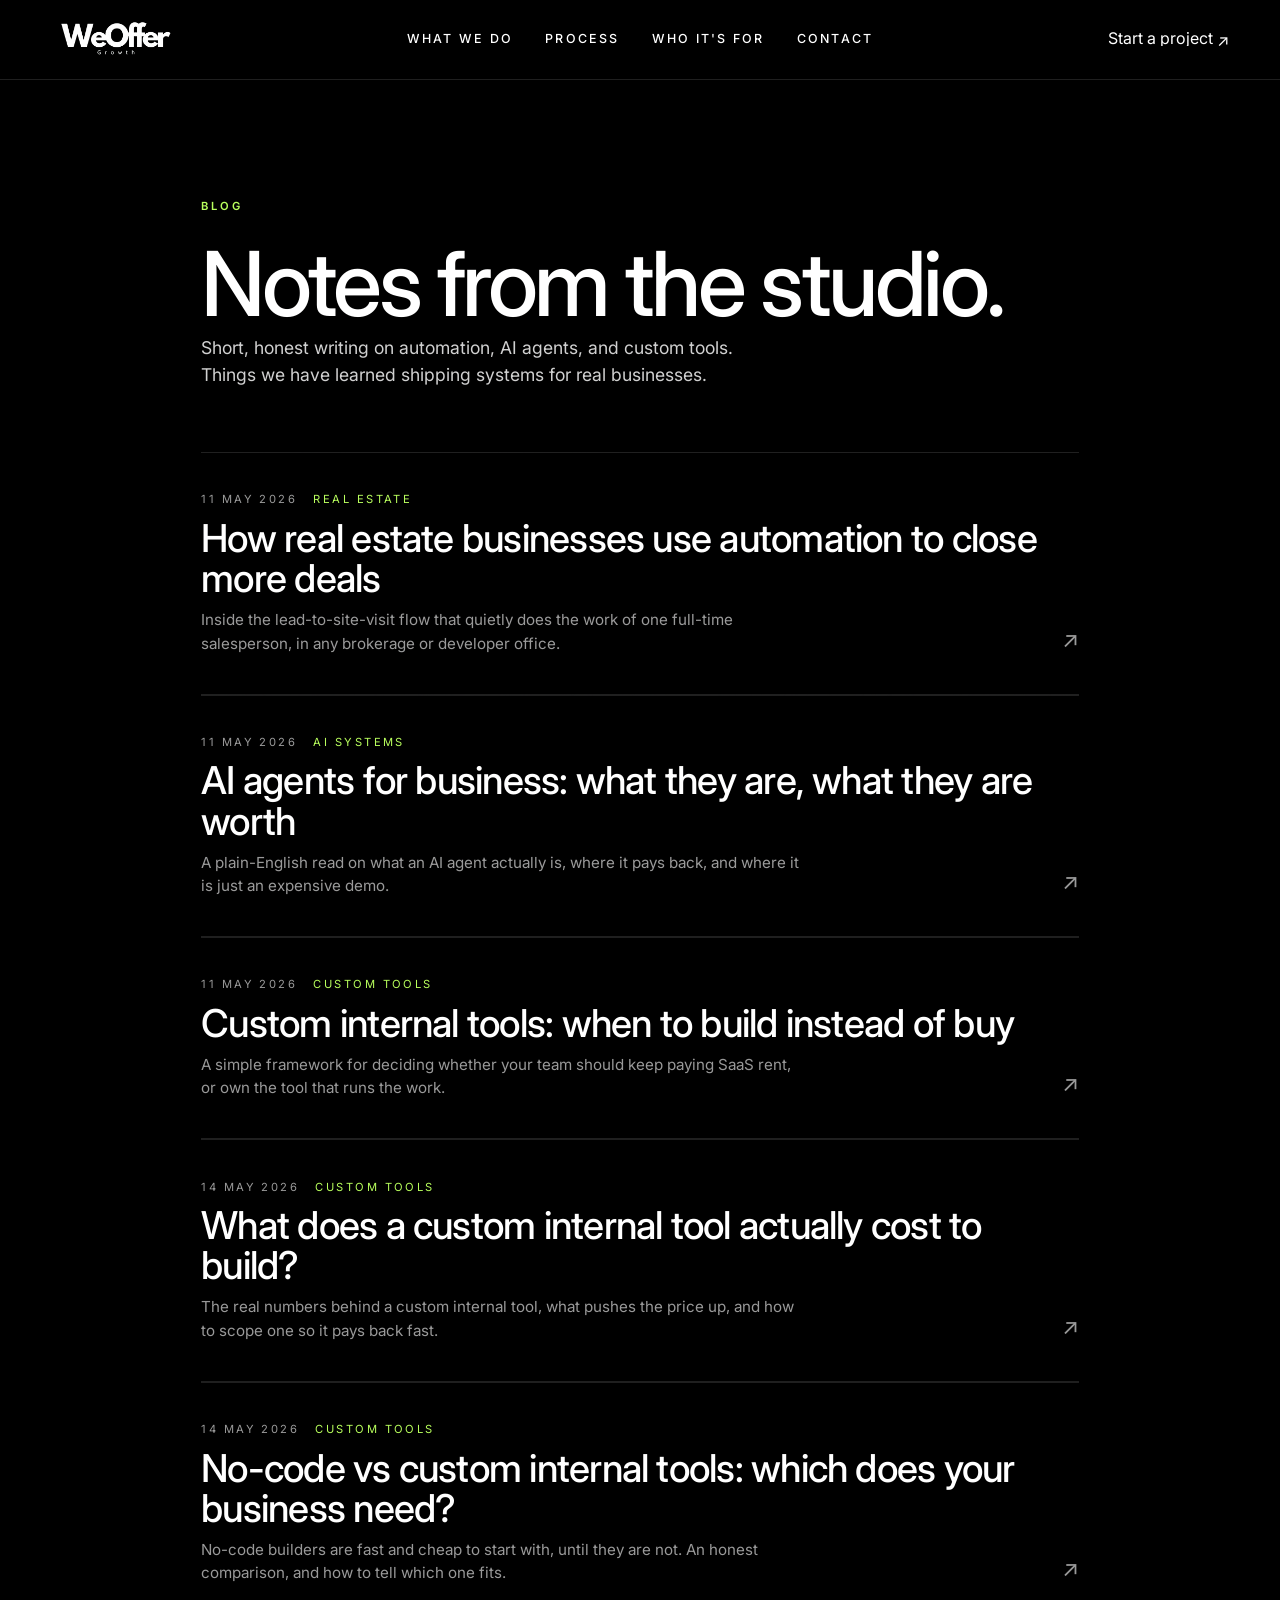
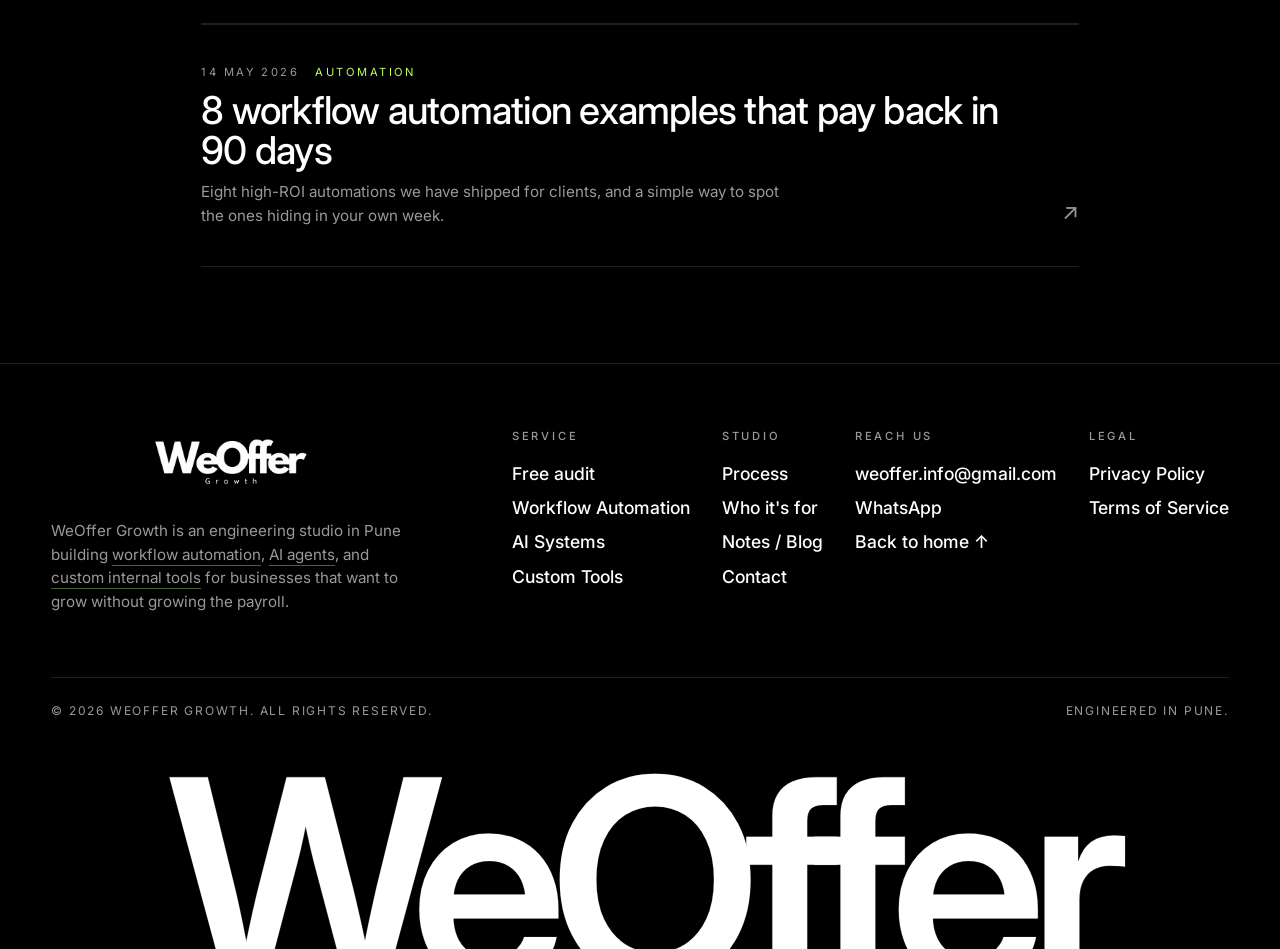
<file: blog/index.html>
<!DOCTYPE html>
<html lang="en">
<head>
  <meta charset="UTF-8" />
  <meta name="viewport" content="width=device-width, initial-scale=1.0" />

  <!-- Google tag (gtag.js) -->
  <script async src="https://www.googletagmanager.com/gtag/js?id=G-3ZDE8Q3X07"></script>
  <script>
    window.dataLayer = window.dataLayer || [];
    function gtag(){dataLayer.push(arguments);}
    gtag('js', new Date());
    gtag('config', 'G-3ZDE8Q3X07');
  </script>
  <title>Notes from the Studio · WeOffer Growth Blog</title>
  <meta name="description" content="Honest writing on automation, AI agents, and custom internal tools for businesses that want to grow without growing their headcount." />
  <meta name="theme-color" content="#000000" />
  <meta name="robots" content="index, follow, max-image-preview:large" />
  <link rel="canonical" href="https://weoffer.in/blog" />

  <meta property="og:type" content="website" />
  <meta property="og:url" content="https://weoffer.in/blog" />
  <meta property="og:title" content="Notes from the Studio · WeOffer Growth" />
  <meta property="og:description" content="Honest writing on automation, AI agents, and custom internal tools." />
  <meta property="og:image" content="https://weoffer.in/assets/logo.png" />

  <link rel="icon" type="image/svg+xml" href="/favicon.svg?v=3" />
  <link rel="icon" type="image/png" sizes="32x32" href="/assets/favicon-32.png?v=3" />
  <link rel="apple-touch-icon" sizes="180x180" href="/assets/apple-touch-icon.png?v=3" />
  <link rel="manifest" href="/site.webmanifest" />

  <link rel="preconnect" href="https://fonts.googleapis.com" />
  <link rel="preconnect" href="https://fonts.gstatic.com" crossorigin />
  <link rel="preconnect" href="https://api.fontshare.com" crossorigin />
  <link href="https://fonts.googleapis.com/css2?family=Inter:wght@300;400;500;600;700&display=swap" rel="stylesheet" />
  <link href="https://api.fontshare.com/v2/css?f[]=clash-display@200,300,400,500,600,700&display=swap" rel="stylesheet" />

  <link rel="stylesheet" href="/assets/style.css" />
  <link rel="stylesheet" href="/assets/doc.css" />

  <script type="application/ld+json">
  {
    "@context": "https://schema.org",
    "@type": "Blog",
    "name": "Notes from the Studio",
    "url": "https://weoffer.in/blog",
    "description": "Writing on automation, AI agents, and custom internal tools for any business.",
    "publisher": {
      "@type": "Organization",
      "name": "WeOffer Growth",
      "logo": { "@type": "ImageObject", "url": "https://weoffer.in/assets/logo.png" }
    },
    "blogPost": [
      {
        "@type": "BlogPosting",
        "headline": "How real estate businesses use automation to close more deals",
        "url": "https://weoffer.in/blog/automation-for-real-estate",
        "datePublished": "2026-05-11"
      },
      {
        "@type": "BlogPosting",
        "headline": "AI agents for business: what they are, what they are worth",
        "url": "https://weoffer.in/blog/ai-agents-for-business",
        "datePublished": "2026-05-11"
      },
      {
        "@type": "BlogPosting",
        "headline": "Custom internal tools: when to build instead of buy",
        "url": "https://weoffer.in/blog/custom-tools-build-vs-buy",
        "datePublished": "2026-05-11"
      },
      {
        "@type": "BlogPosting",
        "headline": "What does a custom internal tool actually cost to build?",
        "url": "https://weoffer.in/blog/custom-internal-tool-cost",
        "datePublished": "2026-05-14"
      },
      {
        "@type": "BlogPosting",
        "headline": "No-code vs custom internal tools: which does your business need?",
        "url": "https://weoffer.in/blog/no-code-vs-custom-internal-tools",
        "datePublished": "2026-05-14"
      },
      {
        "@type": "BlogPosting",
        "headline": "8 workflow automation examples that pay back in 90 days",
        "url": "https://weoffer.in/blog/workflow-automation-examples",
        "datePublished": "2026-05-14"
      }
    ]
  }
  </script>
  <script type="application/ld+json">
  {
    "@context": "https://schema.org",
    "@type": "BreadcrumbList",
    "itemListElement": [
      { "@type": "ListItem", "position": 1, "name": "Home", "item": "https://weoffer.in/" },
      { "@type": "ListItem", "position": 2, "name": "Blog", "item": "https://weoffer.in/blog" }
    ]
  }
  </script>
</head>
<body class="noise-bg doc-page">

  <!-- Site nav (shared — see /assets/partials.js) -->
  <div id="site-nav" data-static></div>

  <section class="blog-hero">
    <span class="doc__eyebrow">Blog</span>
    <h1>Notes from the studio.</h1>
    <p>Short, honest writing on automation, AI agents, and custom tools. Things we have learned shipping systems for real businesses.</p>
  </section>

  <ul class="blog-list">
    <li>
      <a href="/blog/automation-for-real-estate" class="blog-card">
        <div>
          <div class="blog-card__meta"><span>11 May 2026</span><span>Real Estate</span></div>
          <h2 class="blog-card__title">How real estate businesses use automation to close more deals</h2>
          <p class="blog-card__excerpt">Inside the lead-to-site-visit flow that quietly does the work of one full-time salesperson, in any brokerage or developer office.</p>
        </div>
        <span class="blog-card__arrow">↗</span>
      </a>
    </li>
    <li>
      <a href="/blog/ai-agents-for-business" class="blog-card">
        <div>
          <div class="blog-card__meta"><span>11 May 2026</span><span>AI Systems</span></div>
          <h2 class="blog-card__title">AI agents for business: what they are, what they are worth</h2>
          <p class="blog-card__excerpt">A plain-English read on what an AI agent actually is, where it pays back, and where it is just an expensive demo.</p>
        </div>
        <span class="blog-card__arrow">↗</span>
      </a>
    </li>
    <li>
      <a href="/blog/custom-tools-build-vs-buy" class="blog-card">
        <div>
          <div class="blog-card__meta"><span>11 May 2026</span><span>Custom Tools</span></div>
          <h2 class="blog-card__title">Custom internal tools: when to build instead of buy</h2>
          <p class="blog-card__excerpt">A simple framework for deciding whether your team should keep paying SaaS rent, or own the tool that runs the work.</p>
        </div>
        <span class="blog-card__arrow">↗</span>
      </a>
    </li>
    <li>
      <a href="/blog/custom-internal-tool-cost" class="blog-card">
        <div>
          <div class="blog-card__meta"><span>14 May 2026</span><span>Custom Tools</span></div>
          <h2 class="blog-card__title">What does a custom internal tool actually cost to build?</h2>
          <p class="blog-card__excerpt">The real numbers behind a custom internal tool, what pushes the price up, and how to scope one so it pays back fast.</p>
        </div>
        <span class="blog-card__arrow">↗</span>
      </a>
    </li>
    <li>
      <a href="/blog/no-code-vs-custom-internal-tools" class="blog-card">
        <div>
          <div class="blog-card__meta"><span>14 May 2026</span><span>Custom Tools</span></div>
          <h2 class="blog-card__title">No-code vs custom internal tools: which does your business need?</h2>
          <p class="blog-card__excerpt">No-code builders are fast and cheap to start with, until they are not. An honest comparison, and how to tell which one fits.</p>
        </div>
        <span class="blog-card__arrow">↗</span>
      </a>
    </li>
    <li>
      <a href="/blog/workflow-automation-examples" class="blog-card">
        <div>
          <div class="blog-card__meta"><span>14 May 2026</span><span>Automation</span></div>
          <h2 class="blog-card__title">8 workflow automation examples that pay back in 90 days</h2>
          <p class="blog-card__excerpt">Eight high-ROI automations we have shipped for clients, and a simple way to spot the ones hiding in your own week.</p>
        </div>
        <span class="blog-card__arrow">↗</span>
      </a>
    </li>
  </ul>

  <!-- Site footer (shared — see /assets/partials.js) -->
  <div id="site-footer" data-static></div>

  <script src="/assets/partials.js" defer></script>
</body>
</html>
</file>
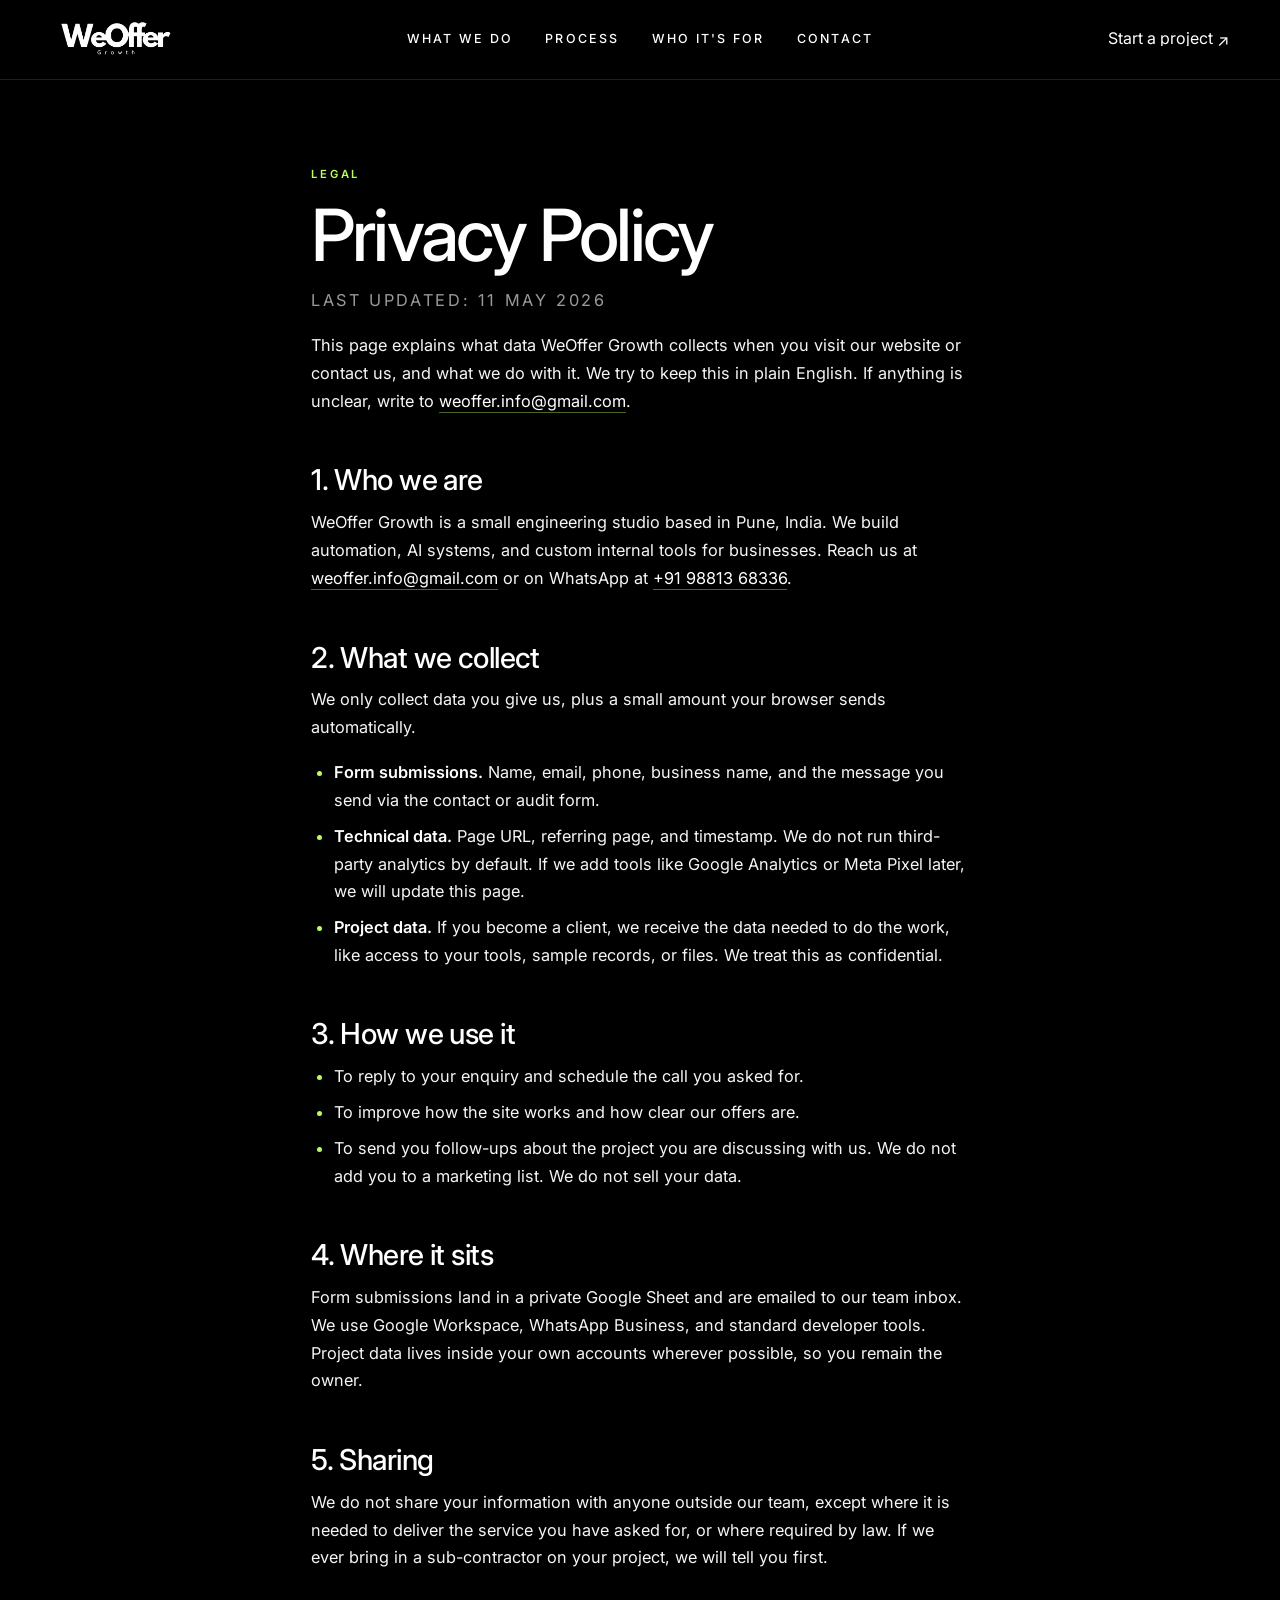
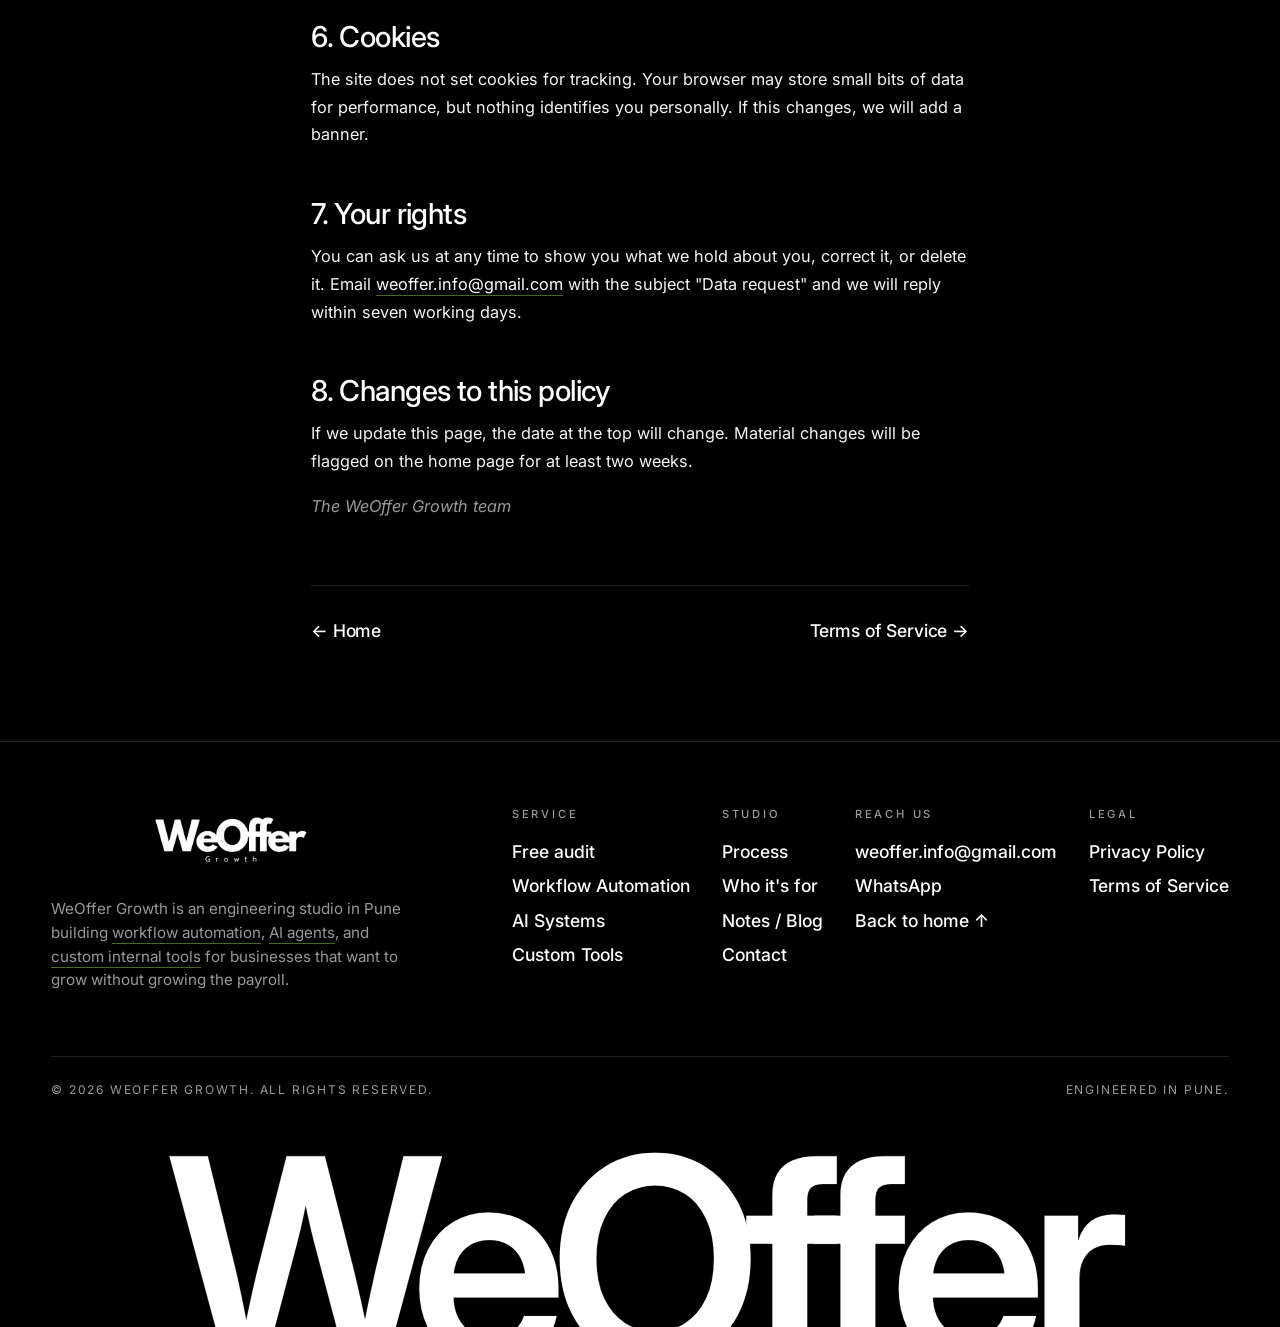
<file: privacy.html>
<!DOCTYPE html>
<html lang="en">
<head>
  <meta charset="UTF-8" />
  <meta name="viewport" content="width=device-width, initial-scale=1.0" />

  <!-- Google tag (gtag.js) -->
  <script async src="https://www.googletagmanager.com/gtag/js?id=G-3ZDE8Q3X07"></script>
  <script>
    window.dataLayer = window.dataLayer || [];
    function gtag(){dataLayer.push(arguments);}
    gtag('js', new Date());
    gtag('config', 'G-3ZDE8Q3X07');
  </script>
  <title>Privacy Policy · WeOffer Growth</title>
  <meta name="description" content="How WeOffer Growth collects, uses, and protects information from visitors and clients." />
  <meta name="theme-color" content="#000000" />
  <meta name="robots" content="index, follow" />
  <link rel="canonical" href="https://weoffer.in/privacy" />

  <link rel="icon" type="image/svg+xml" href="/favicon.svg?v=3" />
  <link rel="icon" type="image/png" sizes="32x32" href="/assets/favicon-32.png?v=3" />
  <link rel="apple-touch-icon" sizes="180x180" href="/assets/apple-touch-icon.png?v=3" />
  <link rel="manifest" href="/site.webmanifest" />

  <link rel="preconnect" href="https://fonts.googleapis.com" />
  <link rel="preconnect" href="https://fonts.gstatic.com" crossorigin />
  <link rel="preconnect" href="https://api.fontshare.com" crossorigin />
  <link href="https://fonts.googleapis.com/css2?family=Inter:wght@300;400;500;600;700&display=swap" rel="stylesheet" />
  <link href="https://api.fontshare.com/v2/css?f[]=clash-display@200,300,400,500,600,700&display=swap" rel="stylesheet" />

  <link rel="stylesheet" href="/assets/style.css" />
  <link rel="stylesheet" href="/assets/doc.css" />
</head>
<body class="noise-bg doc-page">

  <!-- Site nav (shared — see /assets/partials.js) -->
  <div id="site-nav" data-static></div>

  <main class="doc">
    <span class="doc__eyebrow">Legal</span>
    <h1>Privacy Policy</h1>
    <p class="doc__meta">Last updated: 11 May 2026</p>

    <p>
      This page explains what data WeOffer Growth collects when you visit our
      website or contact us, and what we do with it. We try to keep this in
      plain English. If anything is unclear, write to <a href="mailto:weoffer.info@gmail.com">weoffer.info@gmail.com</a>.
    </p>

    <h2>1. Who we are</h2>
    <p>
      WeOffer Growth is a small engineering studio based in Pune, India. We build
      automation, AI systems, and custom internal tools for businesses. Reach us
      at <a href="mailto:weoffer.info@gmail.com">weoffer.info@gmail.com</a> or
      on WhatsApp at <a href="https://wa.me/919881368336" target="_blank" rel="noopener">+91&nbsp;98813&nbsp;68336</a>.
    </p>

    <h2>2. What we collect</h2>
    <p>We only collect data you give us, plus a small amount your browser sends automatically.</p>
    <ul>
      <li><strong>Form submissions.</strong> Name, email, phone, business name, and the message you send via the contact or audit form.</li>
      <li><strong>Technical data.</strong> Page URL, referring page, and timestamp. We do not run third-party analytics by default. If we add tools like Google Analytics or Meta Pixel later, we will update this page.</li>
      <li><strong>Project data.</strong> If you become a client, we receive the data needed to do the work, like access to your tools, sample records, or files. We treat this as confidential.</li>
    </ul>

    <h2>3. How we use it</h2>
    <ul>
      <li>To reply to your enquiry and schedule the call you asked for.</li>
      <li>To improve how the site works and how clear our offers are.</li>
      <li>To send you follow-ups about the project you are discussing with us. We do not add you to a marketing list. We do not sell your data.</li>
    </ul>

    <h2>4. Where it sits</h2>
    <p>
      Form submissions land in a private Google Sheet and are emailed to our
      team inbox. We use Google Workspace, WhatsApp Business, and standard
      developer tools. Project data lives inside your own accounts wherever
      possible, so you remain the owner.
    </p>

    <h2>5. Sharing</h2>
    <p>
      We do not share your information with anyone outside our team, except where
      it is needed to deliver the service you have asked for, or where required
      by law. If we ever bring in a sub-contractor on your project, we will tell
      you first.
    </p>

    <h2>6. Cookies</h2>
    <p>
      The site does not set cookies for tracking. Your browser may store small
      bits of data for performance, but nothing identifies you personally. If
      this changes, we will add a banner.
    </p>

    <h2>7. Your rights</h2>
    <p>
      You can ask us at any time to show you what we hold about you, correct it,
      or delete it. Email <a href="mailto:weoffer.info@gmail.com">weoffer.info@gmail.com</a>
      with the subject "Data request" and we will reply within seven working days.
    </p>

    <h2>8. Changes to this policy</h2>
    <p>
      If we update this page, the date at the top will change. Material changes
      will be flagged on the home page for at least two weeks.
    </p>

    <p class="doc__sign">The WeOffer Growth team</p>

    <nav class="doc__nav">
      <a href="/">← Home</a>
      <a href="/terms">Terms of Service →</a>
    </nav>
  </main>

  <!-- Site footer (shared — see /assets/partials.js) -->
  <div id="site-footer" data-static></div>

  <script src="/assets/partials.js" defer></script>
</body>
</html>
</file>
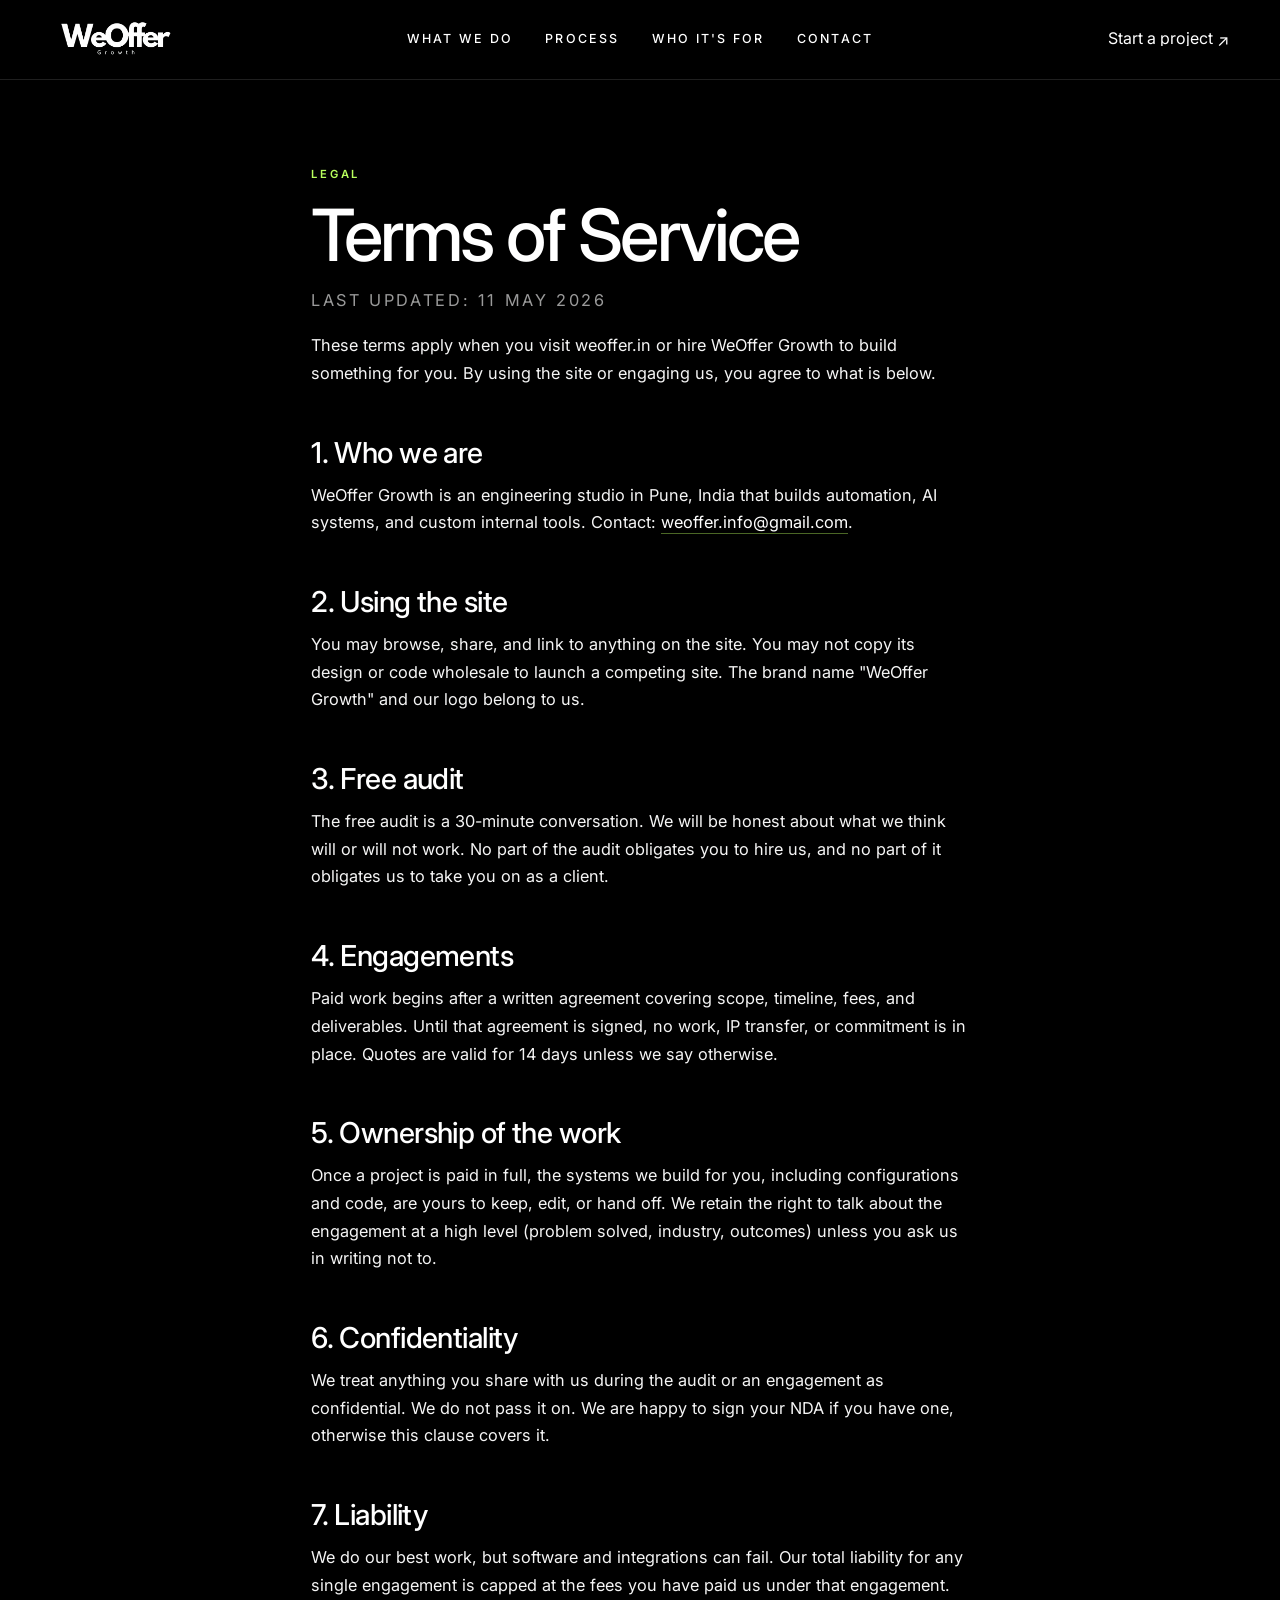
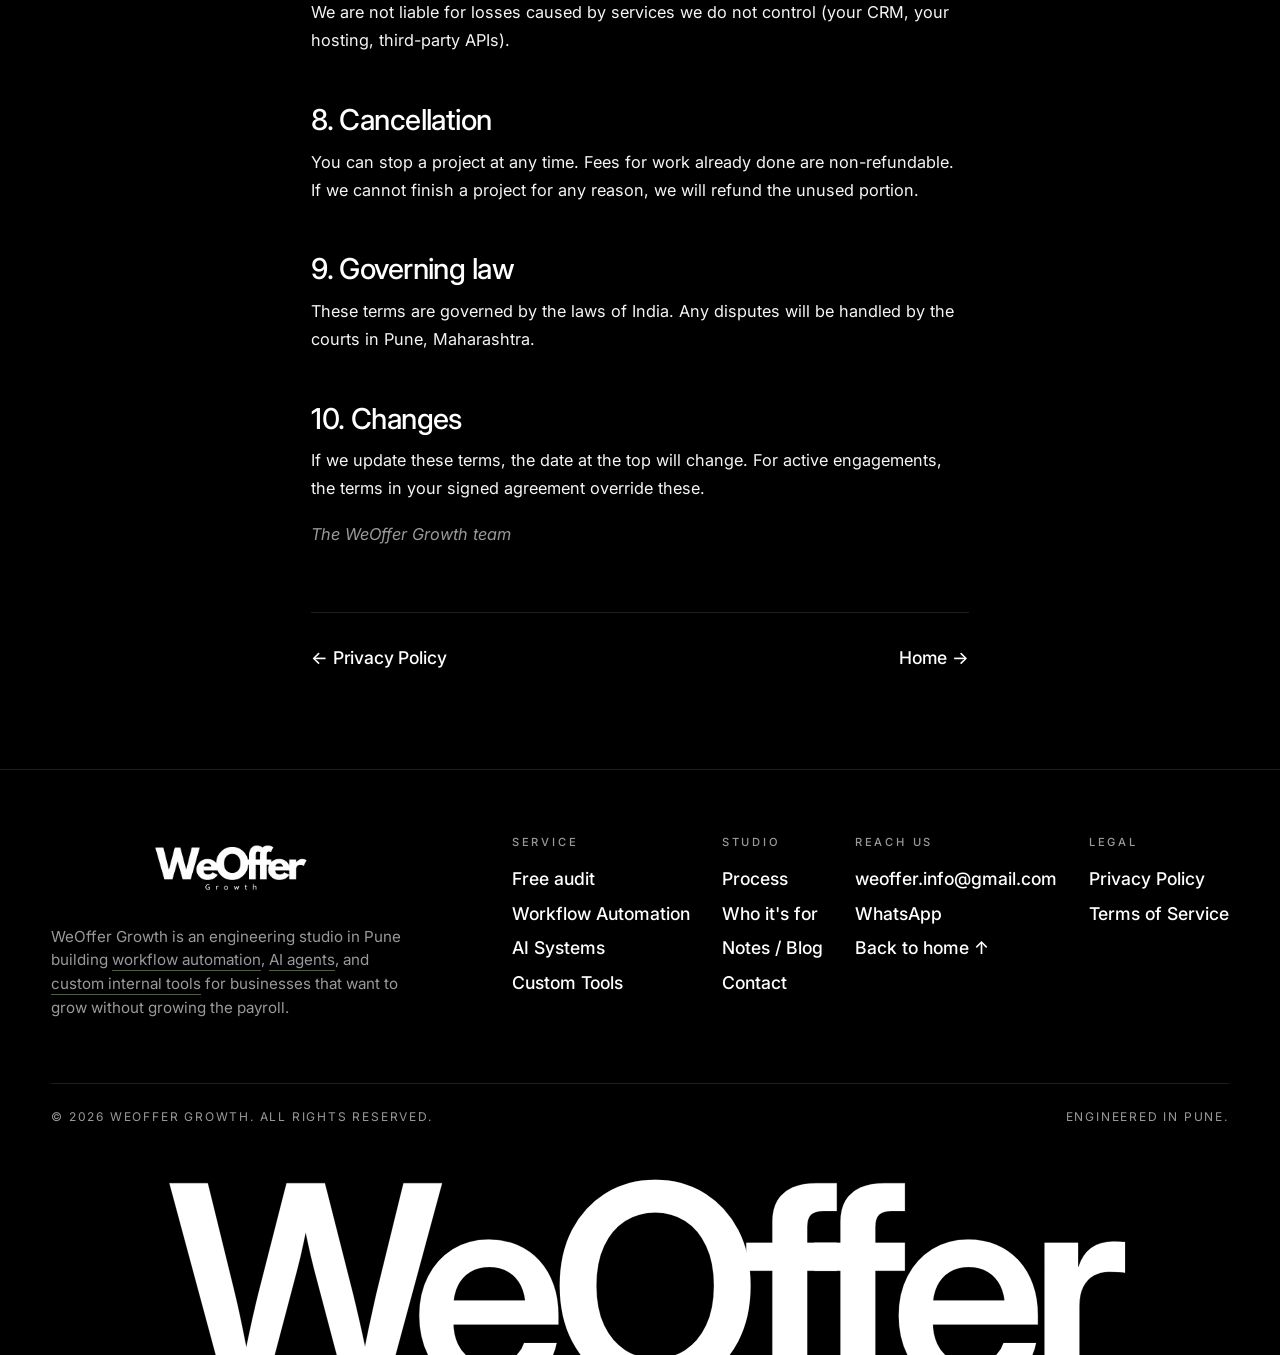
<file: terms.html>
<!DOCTYPE html>
<html lang="en">
<head>
  <meta charset="UTF-8" />
  <meta name="viewport" content="width=device-width, initial-scale=1.0" />

  <!-- Google tag (gtag.js) -->
  <script async src="https://www.googletagmanager.com/gtag/js?id=G-3ZDE8Q3X07"></script>
  <script>
    window.dataLayer = window.dataLayer || [];
    function gtag(){dataLayer.push(arguments);}
    gtag('js', new Date());
    gtag('config', 'G-3ZDE8Q3X07');
  </script>
  <title>Terms of Service · WeOffer Growth</title>
  <meta name="description" content="The terms that govern your use of weoffer.in and our services." />
  <meta name="theme-color" content="#000000" />
  <meta name="robots" content="index, follow" />
  <link rel="canonical" href="https://weoffer.in/terms" />

  <link rel="icon" type="image/svg+xml" href="/favicon.svg?v=3" />
  <link rel="icon" type="image/png" sizes="32x32" href="/assets/favicon-32.png?v=3" />
  <link rel="apple-touch-icon" sizes="180x180" href="/assets/apple-touch-icon.png?v=3" />
  <link rel="manifest" href="/site.webmanifest" />

  <link rel="preconnect" href="https://fonts.googleapis.com" />
  <link rel="preconnect" href="https://fonts.gstatic.com" crossorigin />
  <link rel="preconnect" href="https://api.fontshare.com" crossorigin />
  <link href="https://fonts.googleapis.com/css2?family=Inter:wght@300;400;500;600;700&display=swap" rel="stylesheet" />
  <link href="https://api.fontshare.com/v2/css?f[]=clash-display@200,300,400,500,600,700&display=swap" rel="stylesheet" />

  <link rel="stylesheet" href="/assets/style.css" />
  <link rel="stylesheet" href="/assets/doc.css" />
</head>
<body class="noise-bg doc-page">

  <!-- Site nav (shared — see /assets/partials.js) -->
  <div id="site-nav" data-static></div>

  <main class="doc">
    <span class="doc__eyebrow">Legal</span>
    <h1>Terms of Service</h1>
    <p class="doc__meta">Last updated: 11 May 2026</p>

    <p>
      These terms apply when you visit weoffer.in or hire WeOffer Growth
      to build something for you. By using the site or engaging us, you agree
      to what is below.
    </p>

    <h2>1. Who we are</h2>
    <p>
      WeOffer Growth is an engineering studio in Pune, India that builds
      automation, AI systems, and custom internal tools. Contact:
      <a href="mailto:weoffer.info@gmail.com">weoffer.info@gmail.com</a>.
    </p>

    <h2>2. Using the site</h2>
    <p>
      You may browse, share, and link to anything on the site. You may not copy
      its design or code wholesale to launch a competing site. The brand name
      "WeOffer Growth" and our logo belong to us.
    </p>

    <h2>3. Free audit</h2>
    <p>
      The free audit is a 30-minute conversation. We will be honest about what
      we think will or will not work. No part of the audit obligates you to hire
      us, and no part of it obligates us to take you on as a client.
    </p>

    <h2>4. Engagements</h2>
    <p>
      Paid work begins after a written agreement covering scope, timeline, fees,
      and deliverables. Until that agreement is signed, no work, IP transfer, or
      commitment is in place. Quotes are valid for 14 days unless we say otherwise.
    </p>

    <h2>5. Ownership of the work</h2>
    <p>
      Once a project is paid in full, the systems we build for you, including
      configurations and code, are yours to keep, edit, or hand off. We retain
      the right to talk about the engagement at a high level (problem solved,
      industry, outcomes) unless you ask us in writing not to.
    </p>

    <h2>6. Confidentiality</h2>
    <p>
      We treat anything you share with us during the audit or an engagement as
      confidential. We do not pass it on. We are happy to sign your NDA if you
      have one, otherwise this clause covers it.
    </p>

    <h2>7. Liability</h2>
    <p>
      We do our best work, but software and integrations can fail. Our total
      liability for any single engagement is capped at the fees you have paid
      us under that engagement. We are not liable for losses caused by services
      we do not control (your CRM, your hosting, third-party APIs).
    </p>

    <h2>8. Cancellation</h2>
    <p>
      You can stop a project at any time. Fees for work already done are
      non-refundable. If we cannot finish a project for any reason, we will
      refund the unused portion.
    </p>

    <h2>9. Governing law</h2>
    <p>
      These terms are governed by the laws of India. Any disputes will be
      handled by the courts in Pune, Maharashtra.
    </p>

    <h2>10. Changes</h2>
    <p>
      If we update these terms, the date at the top will change. For active
      engagements, the terms in your signed agreement override these.
    </p>

    <p class="doc__sign">The WeOffer Growth team</p>

    <nav class="doc__nav">
      <a href="/privacy">← Privacy Policy</a>
      <a href="/">Home →</a>
    </nav>
  </main>

  <!-- Site footer (shared — see /assets/partials.js) -->
  <div id="site-footer" data-static></div>

  <script src="/assets/partials.js" defer></script>
</body>
</html>
</file>
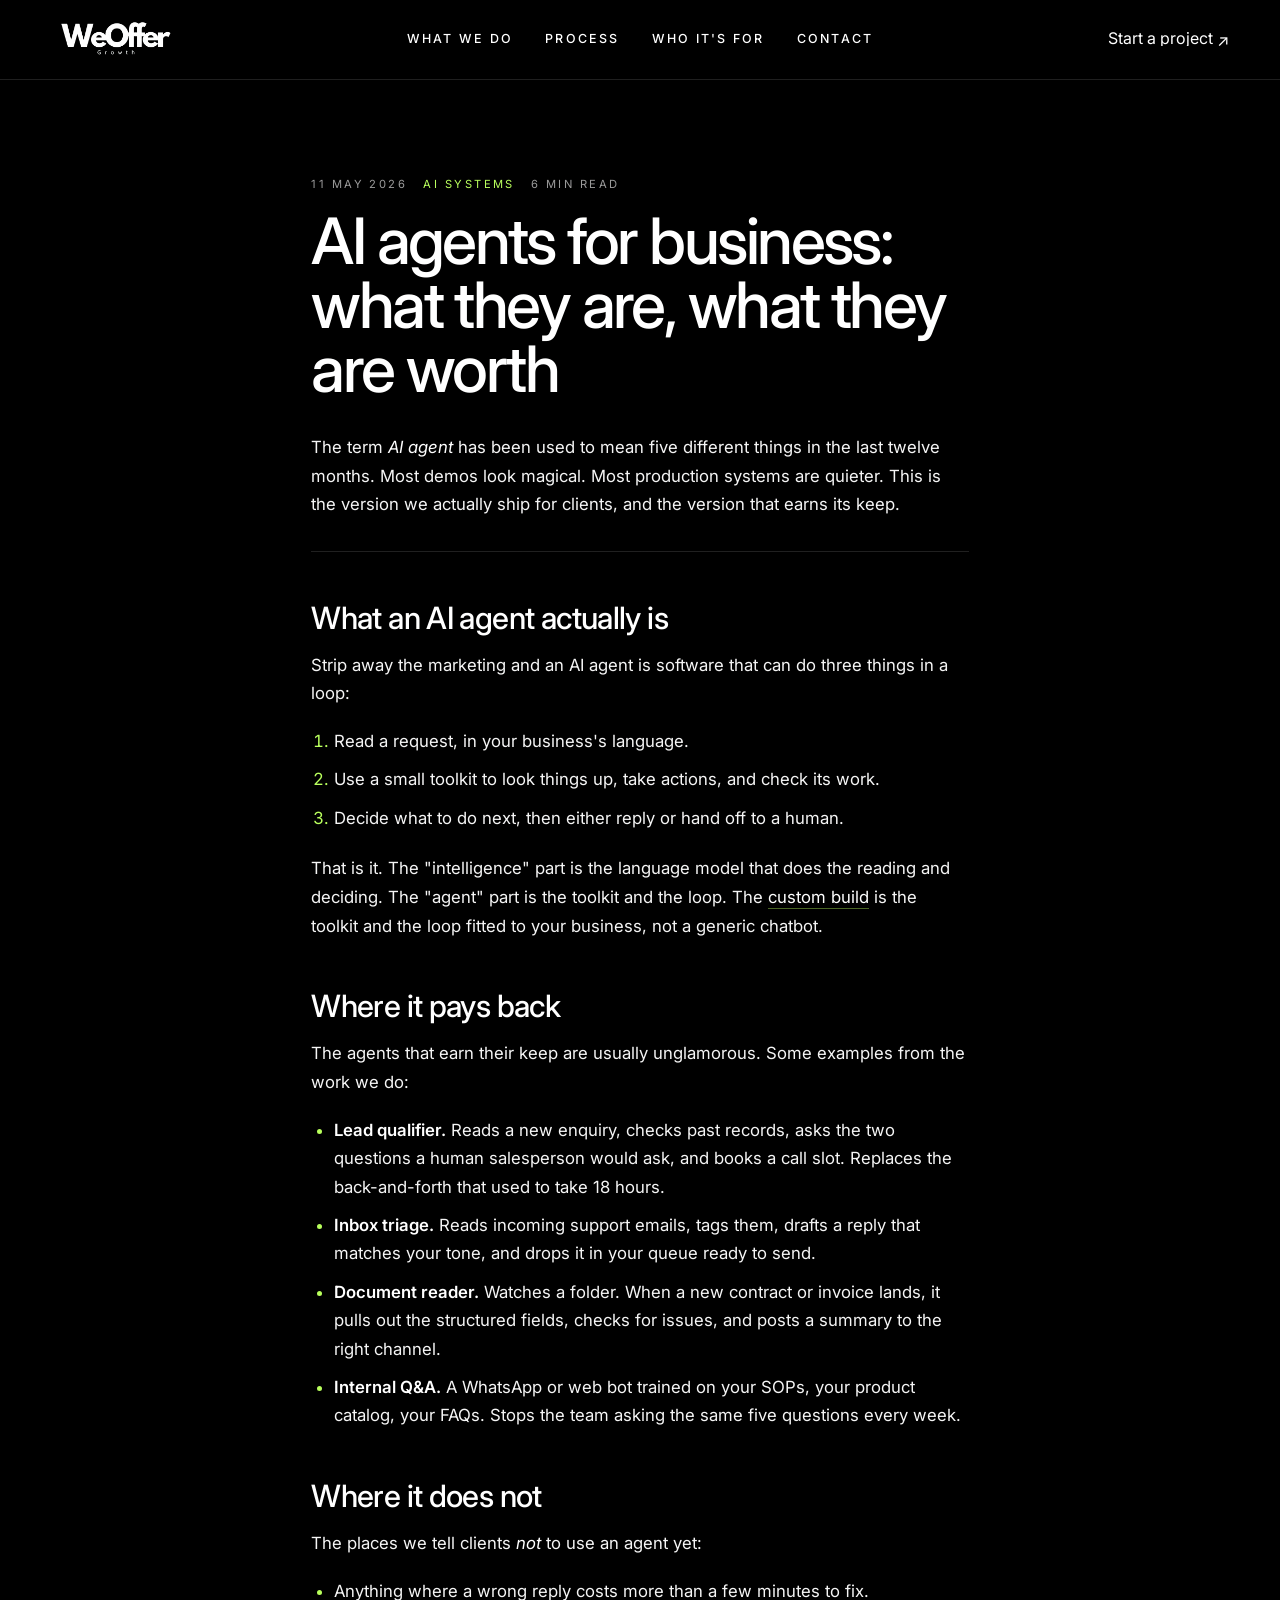
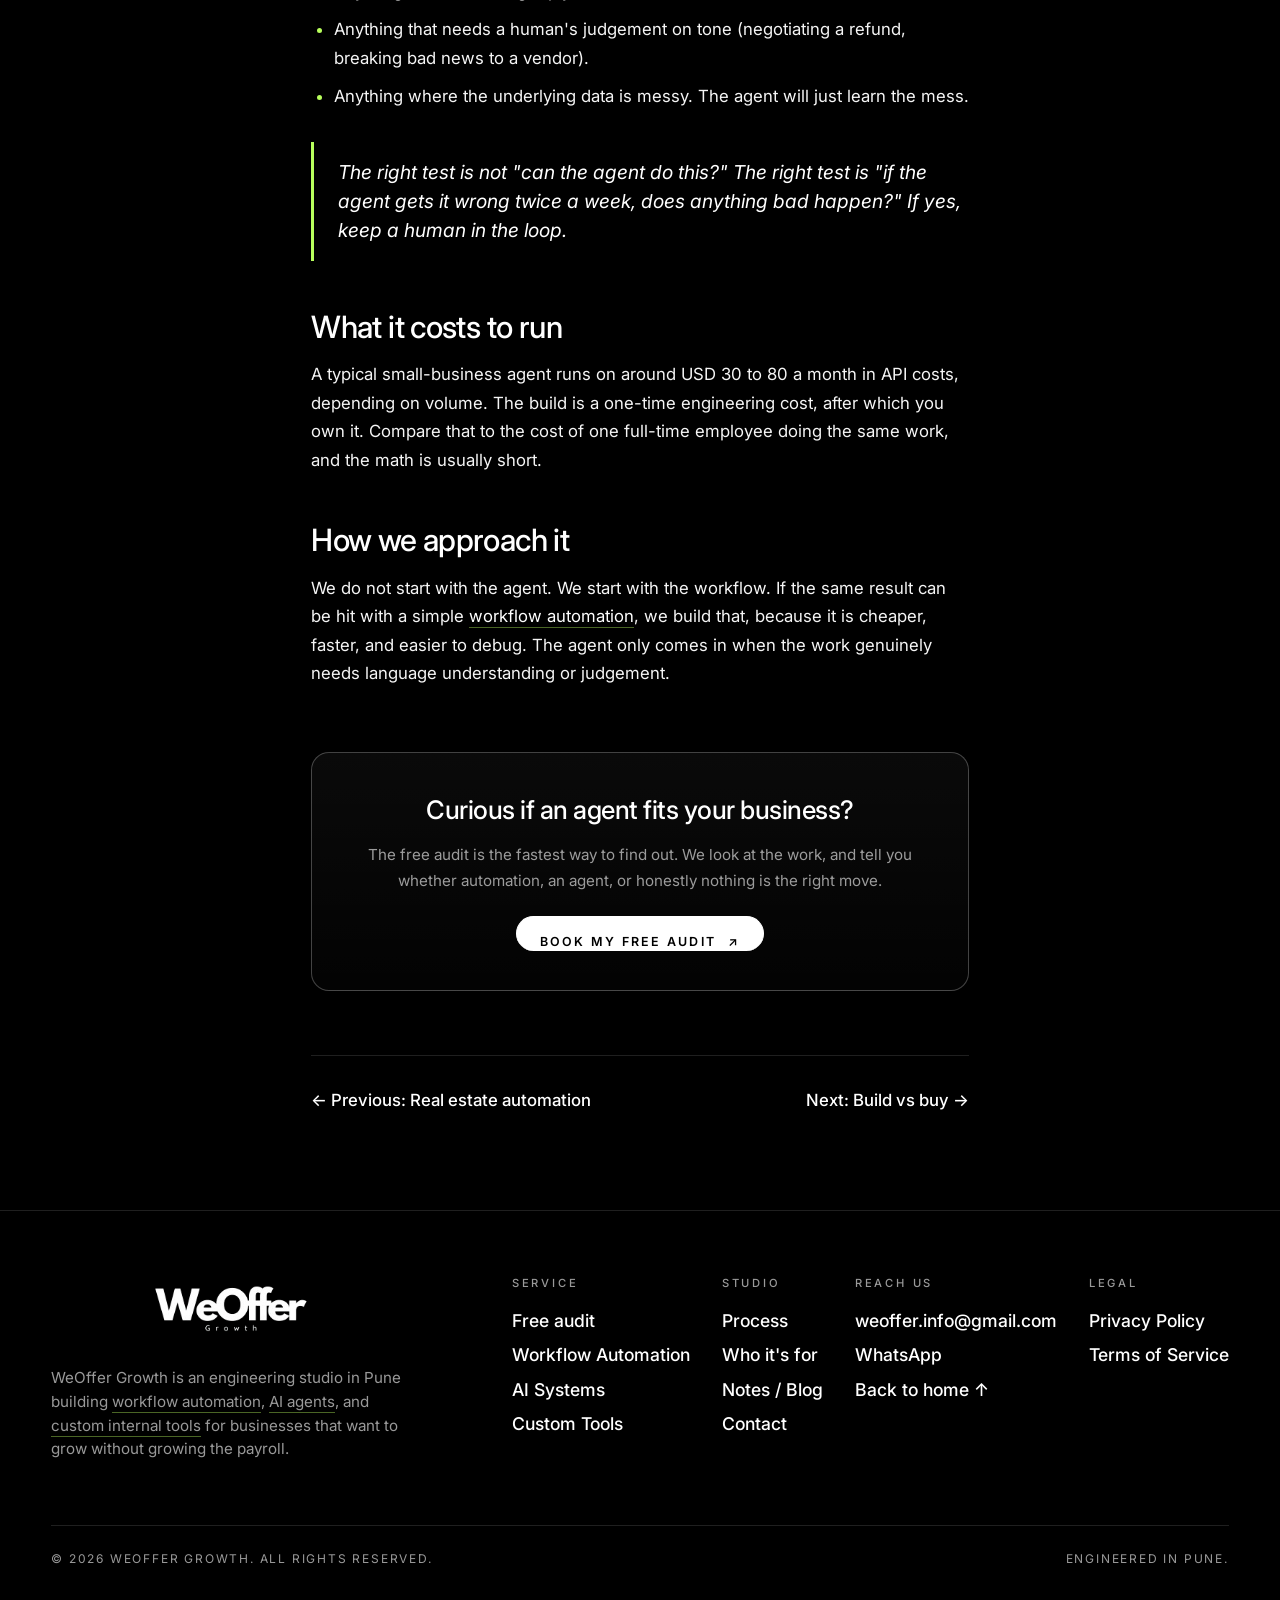
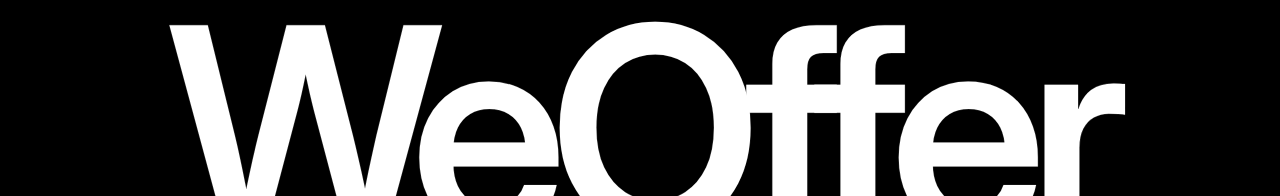
<file: blog/ai-agents-for-business.html>
<!DOCTYPE html>
<html lang="en">
<head>
  <meta charset="UTF-8" />
  <meta name="viewport" content="width=device-width, initial-scale=1.0" />

  <!-- Google tag (gtag.js) -->
  <script async src="https://www.googletagmanager.com/gtag/js?id=G-3ZDE8Q3X07"></script>
  <script>
    window.dataLayer = window.dataLayer || [];
    function gtag(){dataLayer.push(arguments);}
    gtag('js', new Date());
    gtag('config', 'G-3ZDE8Q3X07');
  </script>
  <title>AI agents for business: what they are, what they are worth · WeOffer Growth</title>
  <meta name="description" content="A plain-English look at what an AI agent actually is, where it pays back inside a business, and where it is just an expensive demo." />
  <meta name="theme-color" content="#000000" />
  <meta name="robots" content="index, follow, max-image-preview:large" />
  <link rel="canonical" href="https://weoffer.in/blog/ai-agents-for-business" />

  <meta property="og:type" content="article" />
  <meta property="og:url" content="https://weoffer.in/blog/ai-agents-for-business" />
  <meta property="og:title" content="AI agents for business: what they are, what they are worth" />
  <meta property="og:description" content="What an AI agent is, where it pays back, and where it is just demoware." />
  <meta property="og:image" content="https://weoffer.in/assets/logo.png" />
  <meta property="article:published_time" content="2026-05-11" />
  <meta property="article:section" content="AI Systems" />

  <link rel="icon" type="image/svg+xml" href="/favicon.svg?v=3" />
  <link rel="icon" type="image/png" sizes="32x32" href="/assets/favicon-32.png?v=3" />
  <link rel="apple-touch-icon" sizes="180x180" href="/assets/apple-touch-icon.png?v=3" />
  <link rel="manifest" href="/site.webmanifest" />

  <link rel="preconnect" href="https://fonts.googleapis.com" />
  <link rel="preconnect" href="https://fonts.gstatic.com" crossorigin />
  <link rel="preconnect" href="https://api.fontshare.com" crossorigin />
  <link href="https://fonts.googleapis.com/css2?family=Inter:wght@300;400;500;600;700&display=swap" rel="stylesheet" />
  <link href="https://api.fontshare.com/v2/css?f[]=clash-display@200,300,400,500,600,700&display=swap" rel="stylesheet" />

  <link rel="stylesheet" href="/assets/style.css" />
  <link rel="stylesheet" href="/assets/doc.css" />

  <script type="application/ld+json">
  {
    "@context": "https://schema.org",
    "@type": "BlogPosting",
    "headline": "AI agents for business: what they are, what they are worth",
    "description": "A plain-English look at what an AI agent actually is, where it pays back inside a business, and where it is just an expensive demo.",
    "image": "https://weoffer.in/assets/logo.png",
    "datePublished": "2026-05-11",
    "dateModified": "2026-05-11",
    "author": { "@type": "Organization", "name": "WeOffer Growth", "url": "https://weoffer.in/" },
    "publisher": {
      "@type": "Organization",
      "name": "WeOffer Growth",
      "logo": { "@type": "ImageObject", "url": "https://weoffer.in/assets/logo.png" }
    },
    "mainEntityOfPage": { "@type": "WebPage", "@id": "https://weoffer.in/blog/ai-agents-for-business" },
    "keywords": "AI agents, business AI, AI assistants, AI for SMB, lead qualification AI, support automation, voice agents, document AI"
  }
  </script>
  <script type="application/ld+json">
  {
    "@context": "https://schema.org",
    "@type": "BreadcrumbList",
    "itemListElement": [
      { "@type": "ListItem", "position": 1, "name": "Home", "item": "https://weoffer.in/" },
      { "@type": "ListItem", "position": 2, "name": "Blog", "item": "https://weoffer.in/blog" },
      { "@type": "ListItem", "position": 3, "name": "AI agents for business", "item": "https://weoffer.in/blog/ai-agents-for-business" }
    ]
  }
  </script>
</head>
<body class="noise-bg doc-page">

  <!-- Site nav (shared — see /assets/partials.js) -->
  <div id="site-nav" data-static></div>

  <article class="post">
    <div class="post__meta">
      <span>11 May 2026</span><span>AI Systems</span><span>6 min read</span>
    </div>
    <h1>AI agents for business: what they are, what they are worth</h1>

    <p class="post__lede">
      The term <em>AI agent</em> has been used to mean five different things in
      the last twelve months. Most demos look magical. Most production systems
      are quieter. This is the version we actually ship for clients, and the
      version that earns its keep.
    </p>

    <h2>What an AI agent actually is</h2>
    <p>
      Strip away the marketing and an AI agent is software that can do three things in a loop:
    </p>
    <ol>
      <li>Read a request, in your business's language.</li>
      <li>Use a small toolkit to look things up, take actions, and check its work.</li>
      <li>Decide what to do next, then either reply or hand off to a human.</li>
    </ol>
    <p>
      That is it. The "intelligence" part is the language model that does the
      reading and deciding. The "agent" part is the toolkit and the loop. The
      <a href="/#service">custom build</a> is the toolkit and the loop fitted to
      your business, not a generic chatbot.
    </p>

    <h2>Where it pays back</h2>
    <p>
      The agents that earn their keep are usually unglamorous. Some examples
      from the work we do:
    </p>
    <ul>
      <li><strong>Lead qualifier.</strong> Reads a new enquiry, checks past records, asks the two questions a human salesperson would ask, and books a call slot. Replaces the back-and-forth that used to take 18 hours.</li>
      <li><strong>Inbox triage.</strong> Reads incoming support emails, tags them, drafts a reply that matches your tone, and drops it in your queue ready to send.</li>
      <li><strong>Document reader.</strong> Watches a folder. When a new contract or invoice lands, it pulls out the structured fields, checks for issues, and posts a summary to the right channel.</li>
      <li><strong>Internal Q&amp;A.</strong> A WhatsApp or web bot trained on your SOPs, your product catalog, your FAQs. Stops the team asking the same five questions every week.</li>
    </ul>

    <h2>Where it does not</h2>
    <p>
      The places we tell clients <em>not</em> to use an agent yet:
    </p>
    <ul>
      <li>Anything where a wrong reply costs more than a few minutes to fix.</li>
      <li>Anything that needs a human's judgement on tone (negotiating a refund, breaking bad news to a vendor).</li>
      <li>Anything where the underlying data is messy. The agent will just learn the mess.</li>
    </ul>
    <blockquote>
      The right test is not "can the agent do this?" The right test is "if the agent gets it wrong twice a week, does anything bad happen?" If yes, keep a human in the loop.
    </blockquote>

    <h2>What it costs to run</h2>
    <p>
      A typical small-business agent runs on around USD 30 to 80 a month in API
      costs, depending on volume. The build is a one-time engineering cost,
      after which you own it. Compare that to the cost of one full-time
      employee doing the same work, and the math is usually short.
    </p>

    <h2>How we approach it</h2>
    <p>
      We do not start with the agent. We start with the workflow. If the same
      result can be hit with a simple <a href="/#service">workflow automation</a>,
      we build that, because it is cheaper, faster, and easier to debug. The
      agent only comes in when the work genuinely needs language understanding
      or judgement.
    </p>

    <div class="post-cta">
      <h3>Curious if an agent fits your business?</h3>
      <p>The free audit is the fastest way to find out. We look at the work, and tell you whether automation, an agent, or honestly nothing is the right move.</p>
      <a href="/free-audit" class="btn btn--solid">
        <span class="btn__inner">
          <span class="btn__label">Book my free audit</span>
          <span class="btn__label btn__label--alt">→ Free</span>
        </span>
        <span class="btn__arrow" aria-hidden="true">↗</span>
      </a>
    </div>

    <nav class="post__nav">
      <a href="/blog/automation-for-real-estate">← Previous: Real estate automation</a>
      <a href="/blog/custom-tools-build-vs-buy">Next: Build vs buy →</a>
    </nav>
  </article>

  <!-- Site footer (shared — see /assets/partials.js) -->
  <div id="site-footer" data-static></div>

  <script src="/assets/partials.js" defer></script>
</body>
</html>
</file>
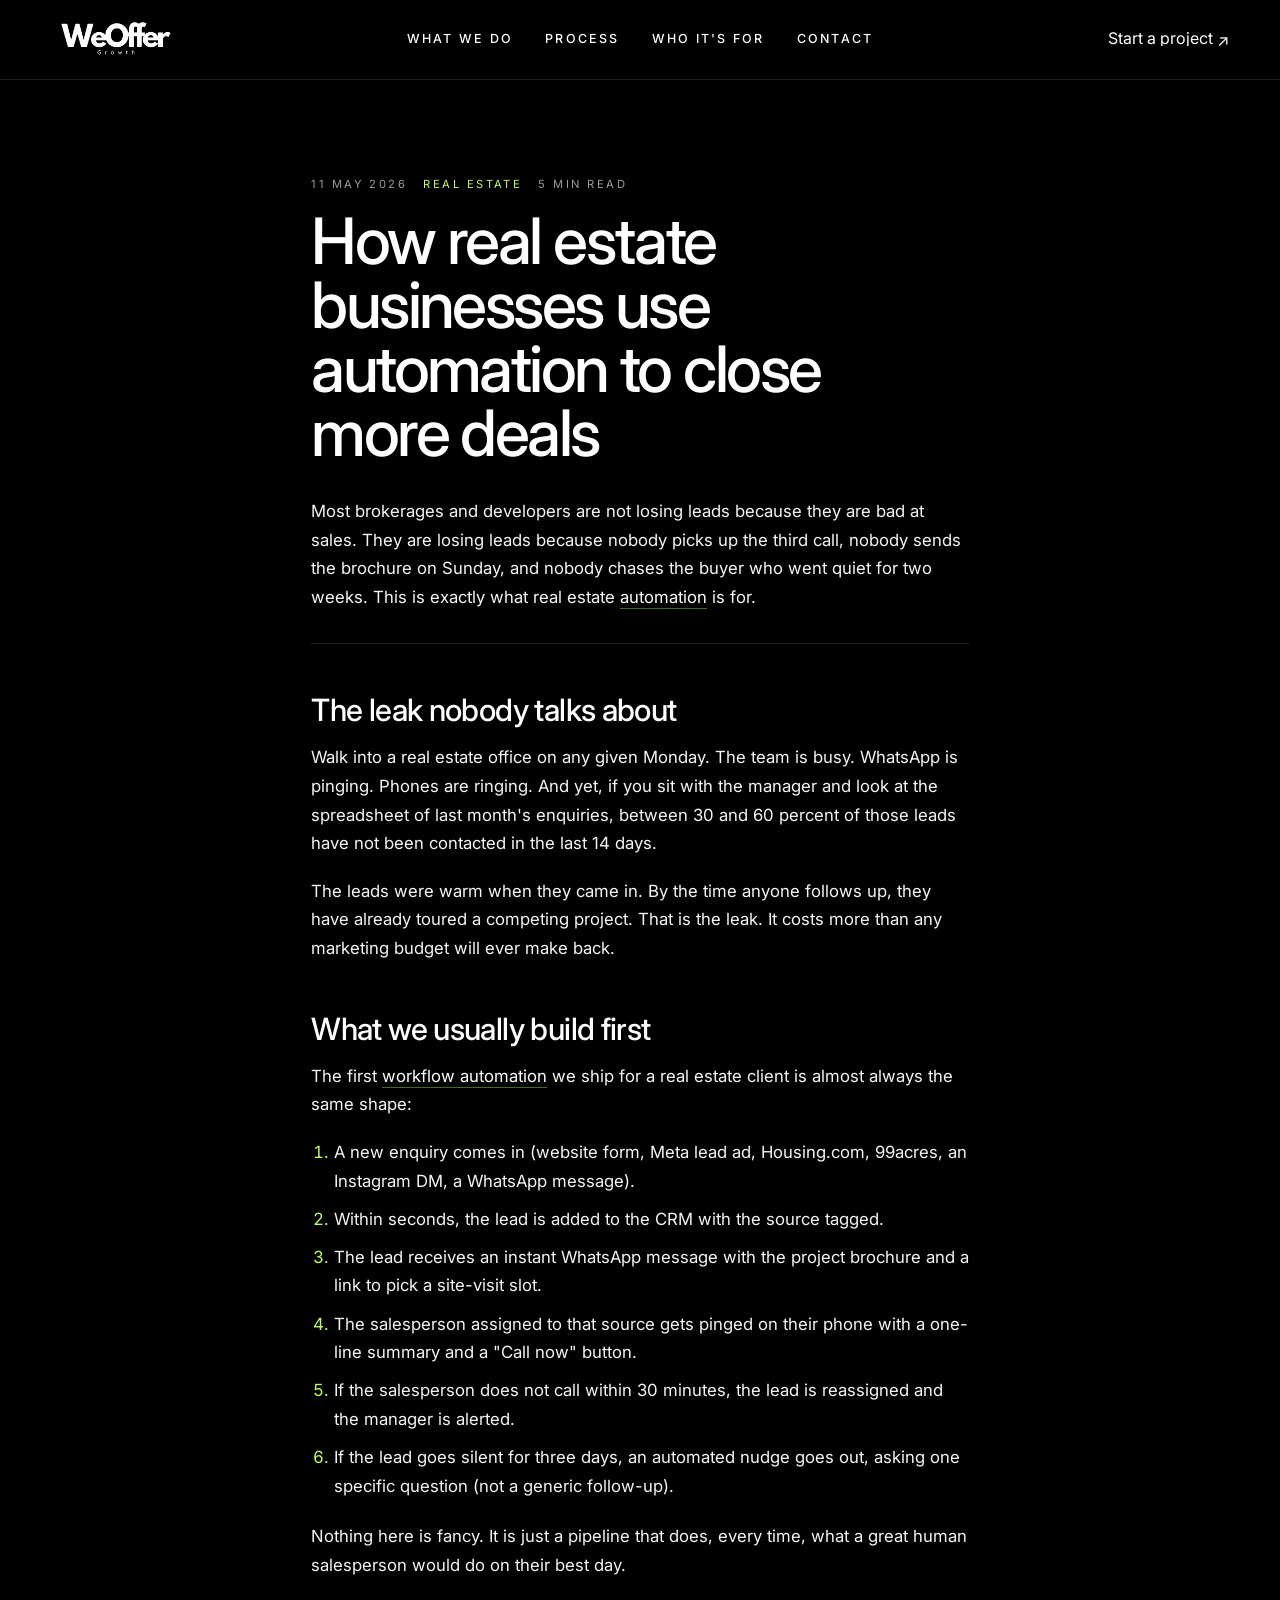
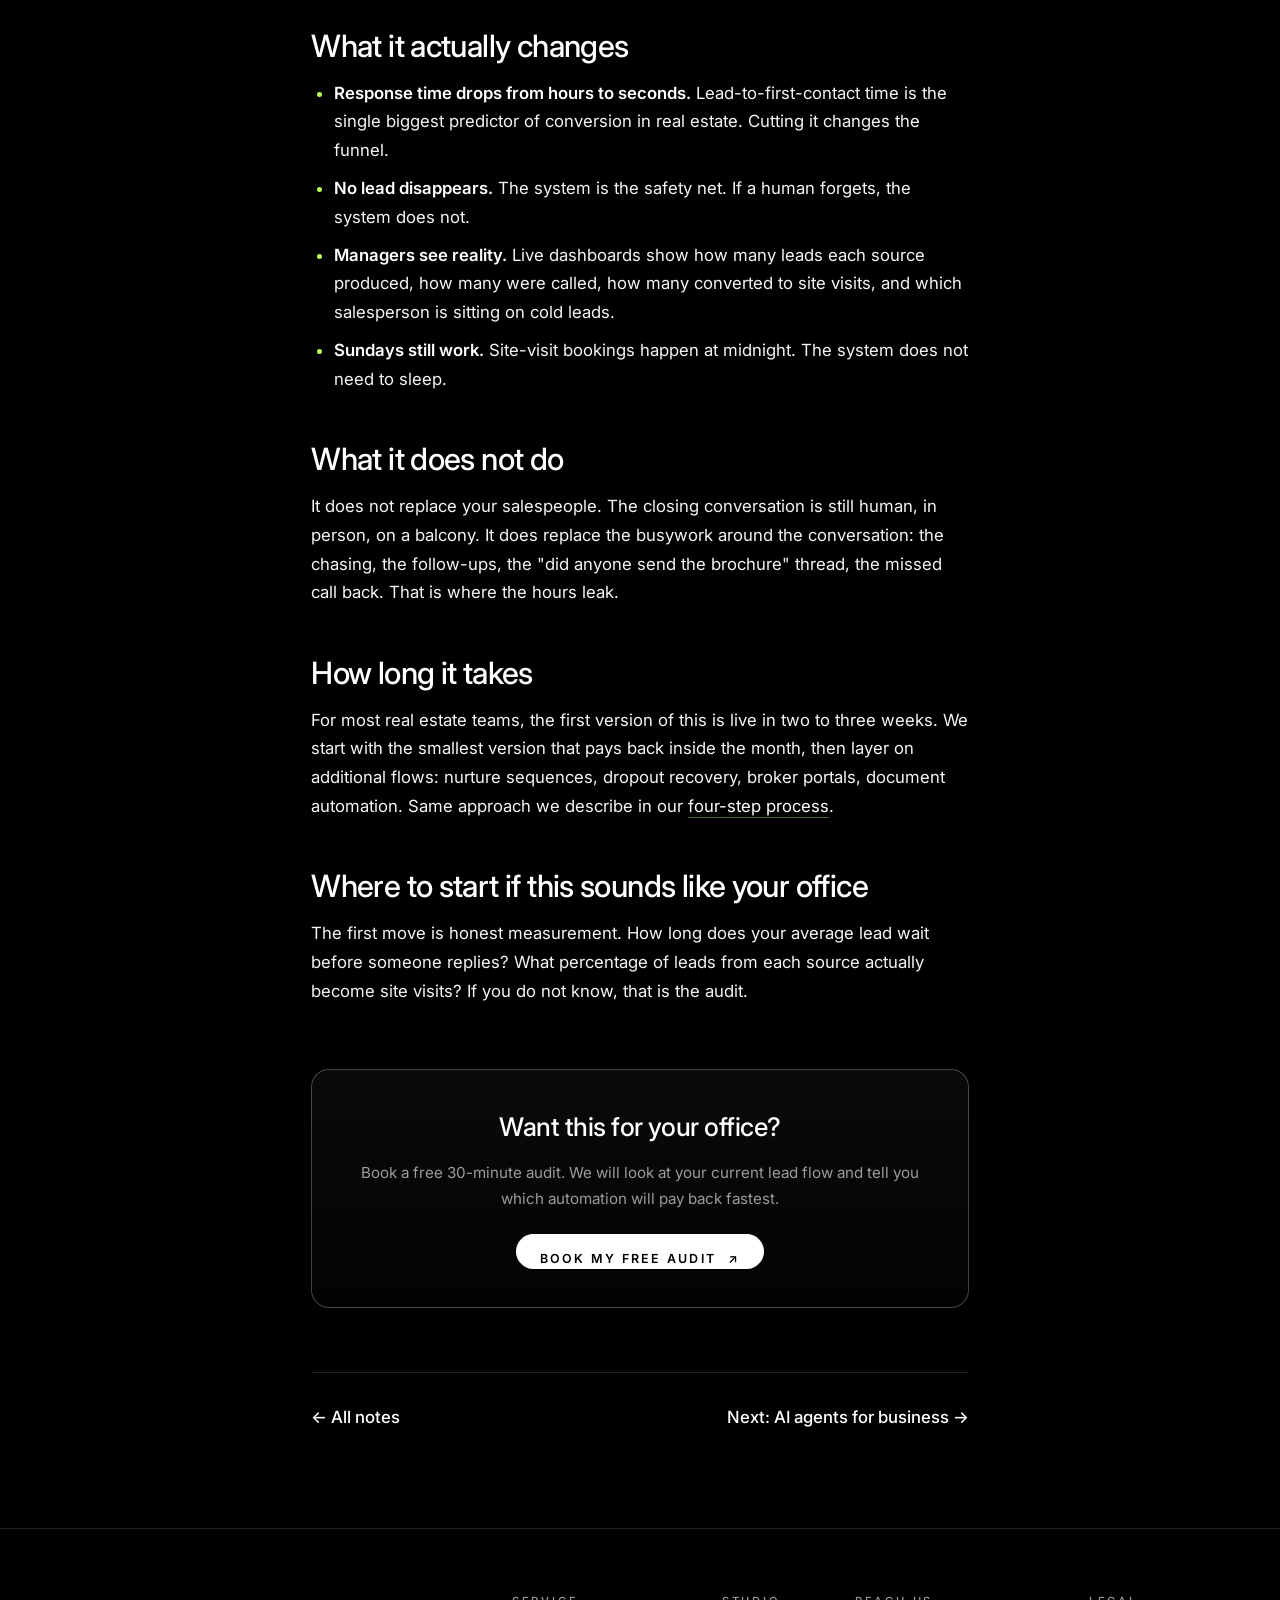
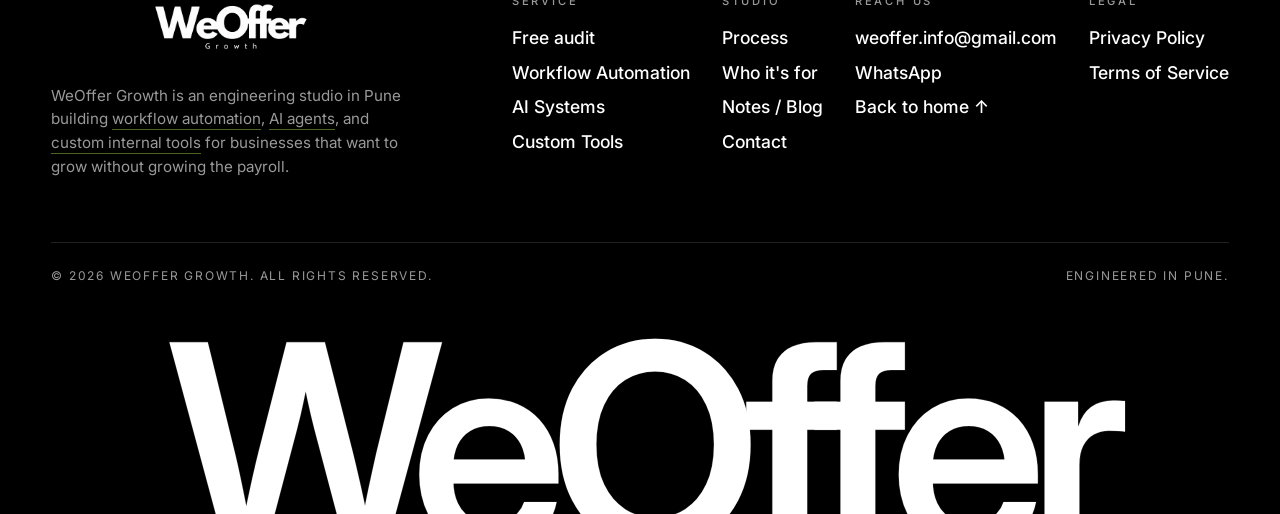
<file: blog/automation-for-real-estate.html>
<!DOCTYPE html>
<html lang="en">
<head>
  <meta charset="UTF-8" />
  <meta name="viewport" content="width=device-width, initial-scale=1.0" />

  <!-- Google tag (gtag.js) -->
  <script async src="https://www.googletagmanager.com/gtag/js?id=G-3ZDE8Q3X07"></script>
  <script>
    window.dataLayer = window.dataLayer || [];
    function gtag(){dataLayer.push(arguments);}
    gtag('js', new Date());
    gtag('config', 'G-3ZDE8Q3X07');
  </script>
  <title>How real estate businesses use automation to close more deals · WeOffer Growth</title>
  <meta name="description" content="The lead-to-site-visit automation flow that quietly does the work of a full-time salesperson, for brokerages and developers." />
  <meta name="theme-color" content="#000000" />
  <meta name="robots" content="index, follow, max-image-preview:large" />
  <link rel="canonical" href="https://weoffer.in/blog/automation-for-real-estate" />

  <meta property="og:type" content="article" />
  <meta property="og:url" content="https://weoffer.in/blog/automation-for-real-estate" />
  <meta property="og:title" content="How real estate businesses use automation to close more deals" />
  <meta property="og:description" content="The lead-to-site-visit flow that quietly does the work of a full-time salesperson." />
  <meta property="og:image" content="https://weoffer.in/assets/logo.png" />
  <meta property="article:published_time" content="2026-05-11" />
  <meta property="article:author" content="WeOffer Growth" />
  <meta property="article:section" content="Real Estate" />

  <link rel="icon" type="image/svg+xml" href="/favicon.svg?v=3" />
  <link rel="icon" type="image/png" sizes="32x32" href="/assets/favicon-32.png?v=3" />
  <link rel="apple-touch-icon" sizes="180x180" href="/assets/apple-touch-icon.png?v=3" />
  <link rel="manifest" href="/site.webmanifest" />

  <link rel="preconnect" href="https://fonts.googleapis.com" />
  <link rel="preconnect" href="https://fonts.gstatic.com" crossorigin />
  <link rel="preconnect" href="https://api.fontshare.com" crossorigin />
  <link href="https://fonts.googleapis.com/css2?family=Inter:wght@300;400;500;600;700&display=swap" rel="stylesheet" />
  <link href="https://api.fontshare.com/v2/css?f[]=clash-display@200,300,400,500,600,700&display=swap" rel="stylesheet" />

  <link rel="stylesheet" href="/assets/style.css" />
  <link rel="stylesheet" href="/assets/doc.css" />

  <script type="application/ld+json">
  {
    "@context": "https://schema.org",
    "@type": "BlogPosting",
    "headline": "How real estate businesses use automation to close more deals",
    "description": "The lead-to-site-visit automation flow that quietly does the work of a full-time salesperson.",
    "image": "https://weoffer.in/assets/logo.png",
    "datePublished": "2026-05-11",
    "dateModified": "2026-05-11",
    "author": { "@type": "Organization", "name": "WeOffer Growth", "url": "https://weoffer.in/" },
    "publisher": {
      "@type": "Organization",
      "name": "WeOffer Growth",
      "logo": { "@type": "ImageObject", "url": "https://weoffer.in/assets/logo.png" }
    },
    "mainEntityOfPage": { "@type": "WebPage", "@id": "https://weoffer.in/blog/automation-for-real-estate" },
    "keywords": "real estate automation, lead automation, CRM automation, real estate CRM, WhatsApp automation, follow-up automation"
  }
  </script>
  <script type="application/ld+json">
  {
    "@context": "https://schema.org",
    "@type": "BreadcrumbList",
    "itemListElement": [
      { "@type": "ListItem", "position": 1, "name": "Home", "item": "https://weoffer.in/" },
      { "@type": "ListItem", "position": 2, "name": "Blog", "item": "https://weoffer.in/blog" },
      { "@type": "ListItem", "position": 3, "name": "Automation for Real Estate", "item": "https://weoffer.in/blog/automation-for-real-estate" }
    ]
  }
  </script>
</head>
<body class="noise-bg doc-page">

  <!-- Site nav (shared — see /assets/partials.js) -->
  <div id="site-nav" data-static></div>

  <article class="post">
    <div class="post__meta">
      <span>11 May 2026</span><span>Real Estate</span><span>5 min read</span>
    </div>
    <h1>How real estate businesses use automation to close more deals</h1>

    <p class="post__lede">
      Most brokerages and developers are not losing leads because they are bad
      at sales. They are losing leads because nobody picks up the third call,
      nobody sends the brochure on Sunday, and nobody chases the buyer who
      went quiet for two weeks. This is exactly what real estate
      <a href="/#service">automation</a> is for.
    </p>

    <h2>The leak nobody talks about</h2>
    <p>
      Walk into a real estate office on any given Monday. The team is busy. WhatsApp
      is pinging. Phones are ringing. And yet, if you sit with the manager and
      look at the spreadsheet of last month's enquiries, between 30 and 60 percent
      of those leads have not been contacted in the last 14 days.
    </p>
    <p>
      The leads were warm when they came in. By the time anyone follows up, they
      have already toured a competing project. That is the leak. It costs more
      than any marketing budget will ever make back.
    </p>

    <h2>What we usually build first</h2>
    <p>
      The first <a href="/#service">workflow automation</a> we ship for a real
      estate client is almost always the same shape:
    </p>
    <ol>
      <li>A new enquiry comes in (website form, Meta lead ad, Housing.com, 99acres, an Instagram DM, a WhatsApp message).</li>
      <li>Within seconds, the lead is added to the CRM with the source tagged.</li>
      <li>The lead receives an instant WhatsApp message with the project brochure and a link to pick a site-visit slot.</li>
      <li>The salesperson assigned to that source gets pinged on their phone with a one-line summary and a "Call now" button.</li>
      <li>If the salesperson does not call within 30 minutes, the lead is reassigned and the manager is alerted.</li>
      <li>If the lead goes silent for three days, an automated nudge goes out, asking one specific question (not a generic follow-up).</li>
    </ol>
    <p>
      Nothing here is fancy. It is just a pipeline that does, every time, what
      a great human salesperson would do on their best day.
    </p>

    <h2>What it actually changes</h2>
    <ul>
      <li><strong>Response time drops from hours to seconds.</strong> Lead-to-first-contact time is the single biggest predictor of conversion in real estate. Cutting it changes the funnel.</li>
      <li><strong>No lead disappears.</strong> The system is the safety net. If a human forgets, the system does not.</li>
      <li><strong>Managers see reality.</strong> Live dashboards show how many leads each source produced, how many were called, how many converted to site visits, and which salesperson is sitting on cold leads.</li>
      <li><strong>Sundays still work.</strong> Site-visit bookings happen at midnight. The system does not need to sleep.</li>
    </ul>

    <h2>What it does not do</h2>
    <p>
      It does not replace your salespeople. The closing conversation is still
      human, in person, on a balcony. It does replace the busywork around the
      conversation: the chasing, the follow-ups, the "did anyone send the
      brochure" thread, the missed call back. That is where the hours leak.
    </p>

    <h2>How long it takes</h2>
    <p>
      For most real estate teams, the first version of this is live in two to
      three weeks. We start with the smallest version that pays back inside the
      month, then layer on additional flows: nurture sequences, dropout
      recovery, broker portals, document automation. Same approach we describe
      in our <a href="/#process">four-step process</a>.
    </p>

    <h2>Where to start if this sounds like your office</h2>
    <p>
      The first move is honest measurement. How long does your average lead
      wait before someone replies? What percentage of leads from each source
      actually become site visits? If you do not know, that is the audit.
    </p>

    <div class="post-cta">
      <h3>Want this for your office?</h3>
      <p>Book a free 30-minute audit. We will look at your current lead flow and tell you which automation will pay back fastest.</p>
      <a href="/free-audit" class="btn btn--solid">
        <span class="btn__inner">
          <span class="btn__label">Book my free audit</span>
          <span class="btn__label btn__label--alt">→ Free</span>
        </span>
        <span class="btn__arrow" aria-hidden="true">↗</span>
      </a>
    </div>

    <nav class="post__nav">
      <a href="/blog">← All notes</a>
      <a href="/blog/ai-agents-for-business">Next: AI agents for business →</a>
    </nav>
  </article>

  <!-- Site footer (shared — see /assets/partials.js) -->
  <div id="site-footer" data-static></div>

  <script src="/assets/partials.js" defer></script>
</body>
</html>
</file>
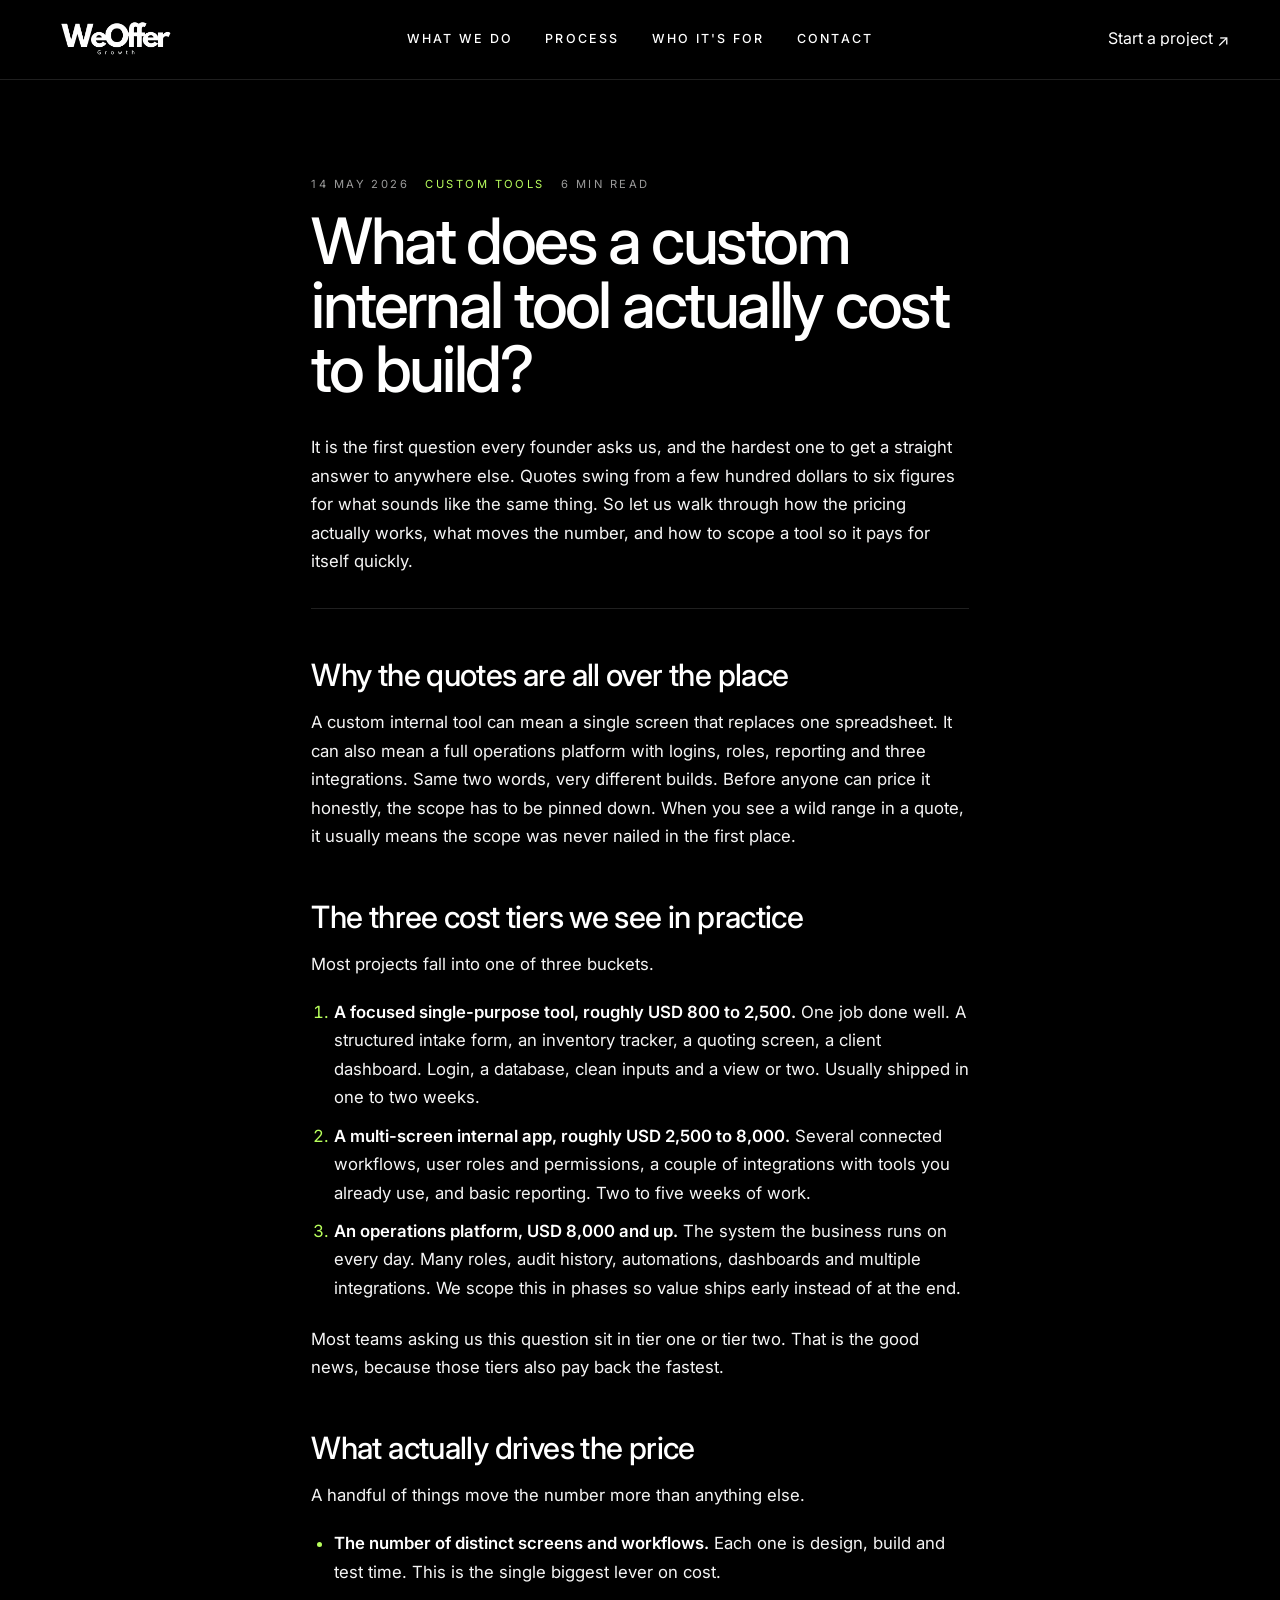
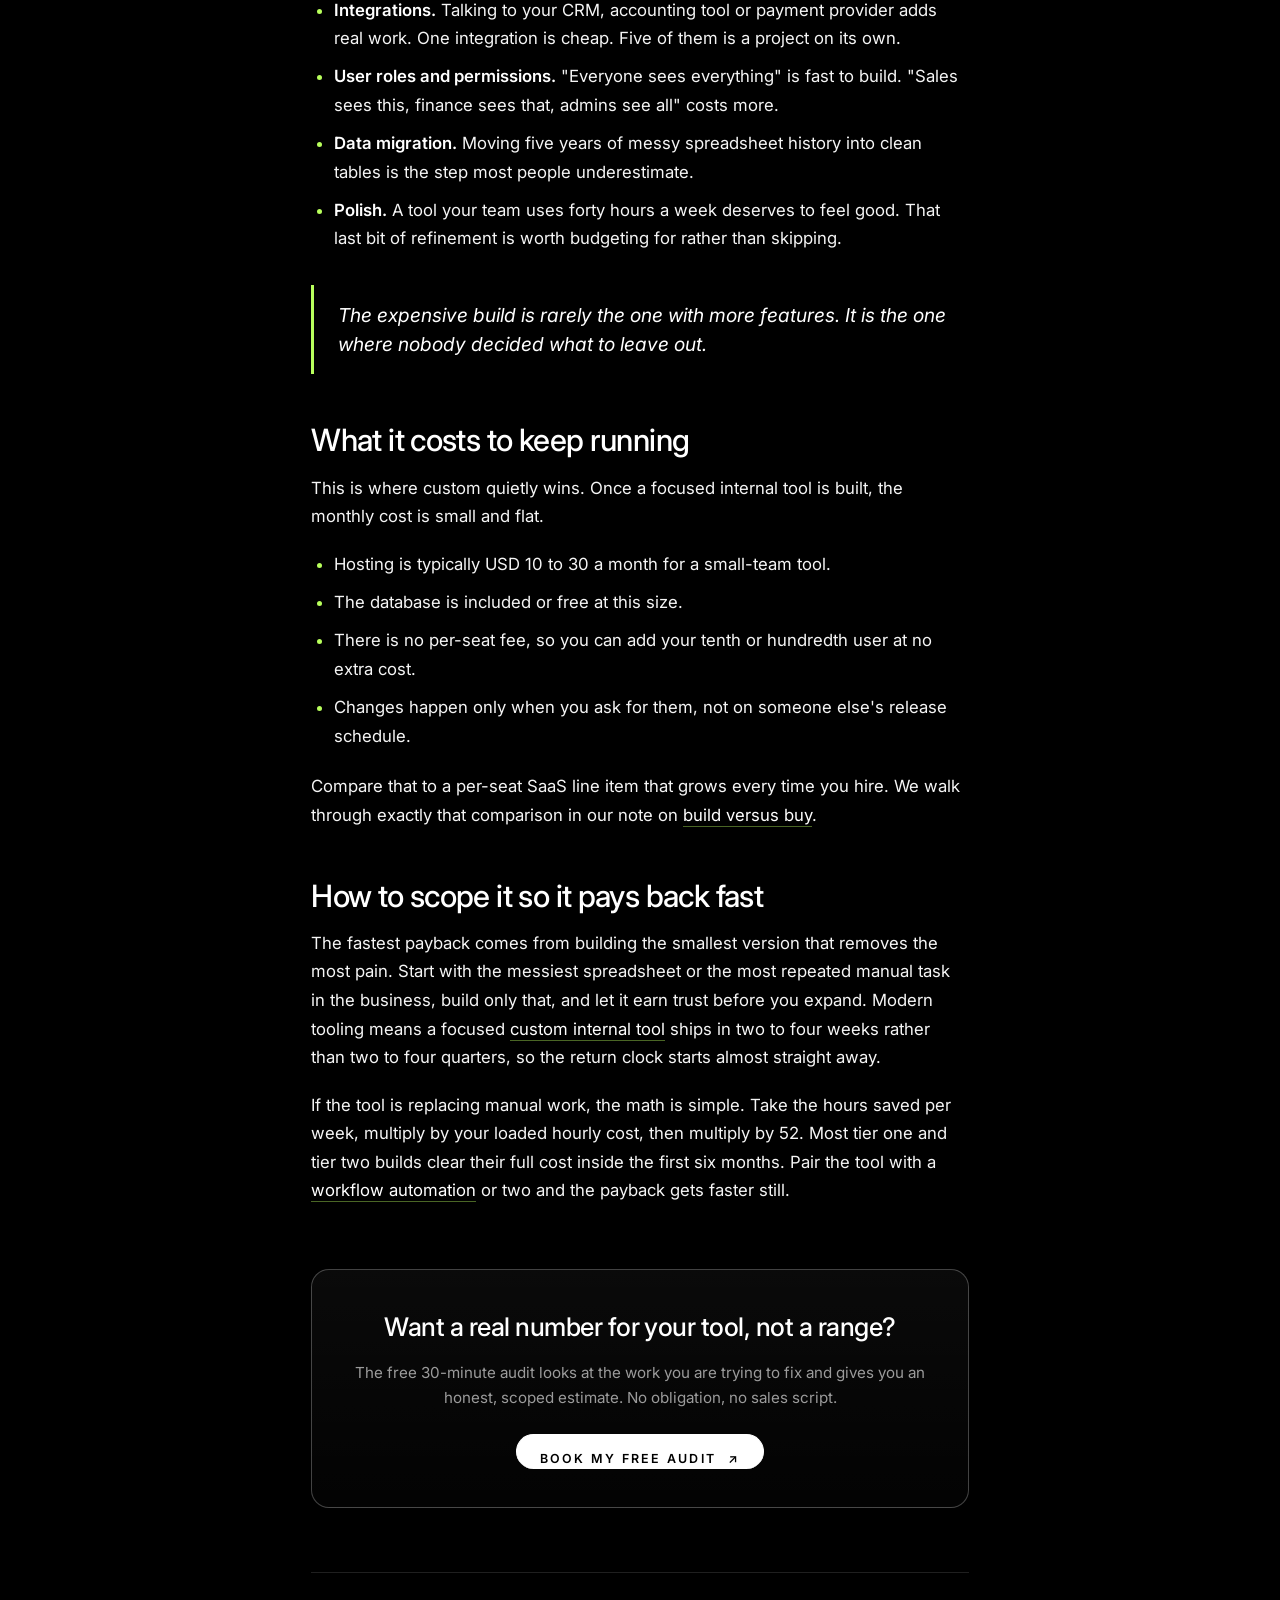
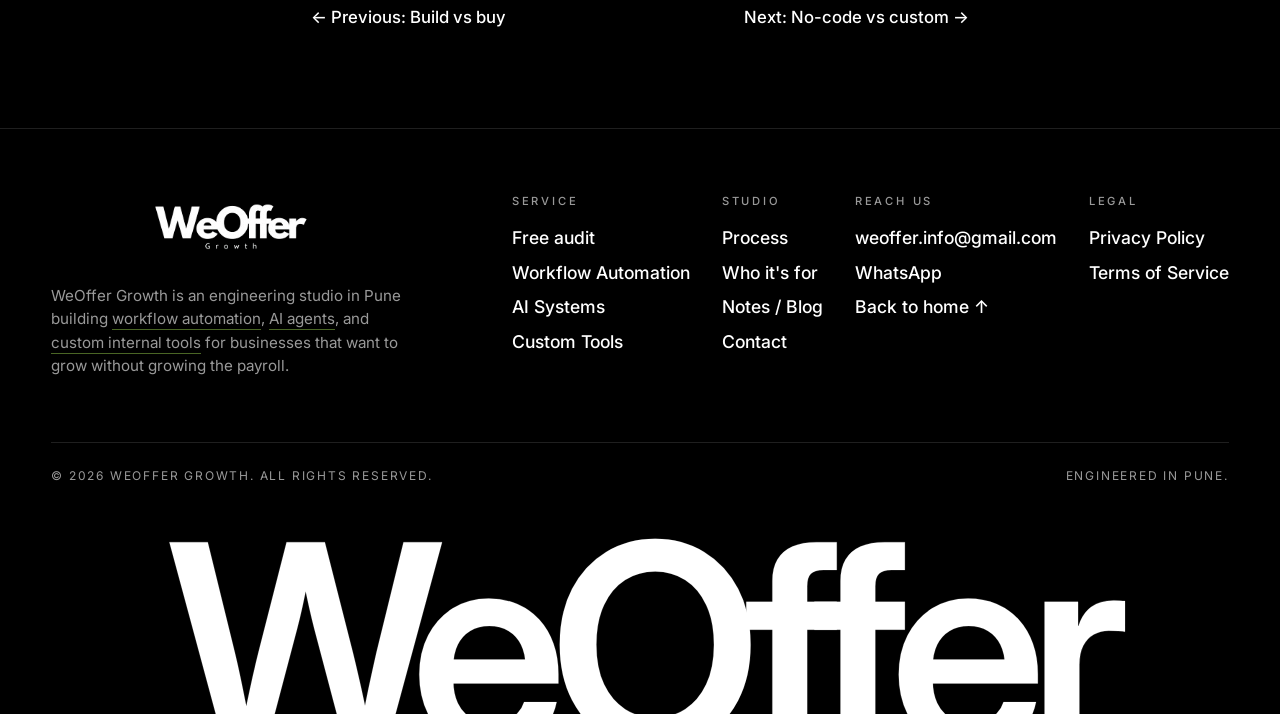
<file: blog/custom-internal-tool-cost.html>
<!DOCTYPE html>
<html lang="en">
<head>
  <meta charset="UTF-8" />
  <meta name="viewport" content="width=device-width, initial-scale=1.0" />

  <!-- Google tag (gtag.js) -->
  <script async src="https://www.googletagmanager.com/gtag/js?id=G-3ZDE8Q3X07"></script>
  <script>
    window.dataLayer = window.dataLayer || [];
    function gtag(){dataLayer.push(arguments);}
    gtag('js', new Date());
    gtag('config', 'G-3ZDE8Q3X07');
  </script>
  <title>What does a custom internal tool actually cost to build? · WeOffer Growth</title>
  <meta name="description" content="A clear breakdown of what a custom internal tool costs to build and run. The real numbers, what pushes the price up, and how to scope one so it pays back fast." />
  <meta name="theme-color" content="#000000" />
  <meta name="robots" content="index, follow, max-image-preview:large" />
  <link rel="canonical" href="https://weoffer.in/blog/custom-internal-tool-cost" />

  <meta property="og:type" content="article" />
  <meta property="og:url" content="https://weoffer.in/blog/custom-internal-tool-cost" />
  <meta property="og:title" content="What does a custom internal tool actually cost to build?" />
  <meta property="og:description" content="The real numbers behind building and running a custom internal tool, and how to scope one so it pays back fast." />
  <meta property="og:image" content="https://weoffer.in/assets/logo.png" />
  <meta property="article:published_time" content="2026-05-14" />
  <meta property="article:section" content="Custom Tools" />

  <link rel="icon" type="image/svg+xml" href="/favicon.svg?v=3" />
  <link rel="icon" type="image/png" sizes="32x32" href="/assets/favicon-32.png?v=3" />
  <link rel="apple-touch-icon" sizes="180x180" href="/assets/apple-touch-icon.png?v=3" />
  <link rel="manifest" href="/site.webmanifest" />

  <link rel="preconnect" href="https://fonts.googleapis.com" />
  <link rel="preconnect" href="https://fonts.gstatic.com" crossorigin />
  <link rel="preconnect" href="https://api.fontshare.com" crossorigin />
  <link href="https://fonts.googleapis.com/css2?family=Inter:wght@300;400;500;600;700&display=swap" rel="stylesheet" />
  <link href="https://api.fontshare.com/v2/css?f[]=clash-display@200,300,400,500,600,700&display=swap" rel="stylesheet" />

  <link rel="stylesheet" href="/assets/style.css" />
  <link rel="stylesheet" href="/assets/doc.css" />

  <script type="application/ld+json">
  {
    "@context": "https://schema.org",
    "@type": "BlogPosting",
    "headline": "What does a custom internal tool actually cost to build?",
    "description": "A clear breakdown of what a custom internal tool costs to build and run, what drives the price, and how to scope one so it pays back fast.",
    "image": "https://weoffer.in/assets/logo.png",
    "datePublished": "2026-05-14",
    "dateModified": "2026-05-14",
    "author": { "@type": "Organization", "name": "WeOffer Growth", "url": "https://weoffer.in/" },
    "publisher": {
      "@type": "Organization",
      "name": "WeOffer Growth",
      "logo": { "@type": "ImageObject", "url": "https://weoffer.in/assets/logo.png" }
    },
    "mainEntityOfPage": { "@type": "WebPage", "@id": "https://weoffer.in/blog/custom-internal-tool-cost" },
    "keywords": "custom internal tool cost, internal tool development cost, cost to build internal software, custom software pricing, internal tools agency, build internal tool"
  }
  </script>
  <script type="application/ld+json">
  {
    "@context": "https://schema.org",
    "@type": "BreadcrumbList",
    "itemListElement": [
      { "@type": "ListItem", "position": 1, "name": "Home", "item": "https://weoffer.in/" },
      { "@type": "ListItem", "position": 2, "name": "Blog", "item": "https://weoffer.in/blog" },
      { "@type": "ListItem", "position": 3, "name": "Custom internal tool cost", "item": "https://weoffer.in/blog/custom-internal-tool-cost" }
    ]
  }
  </script>
</head>
<body class="noise-bg doc-page">

  <!-- Site nav (shared — see /assets/partials.js) -->
  <div id="site-nav" data-static></div>

  <article class="post">
    <div class="post__meta">
      <span>14 May 2026</span><span>Custom Tools</span><span>6 min read</span>
    </div>
    <h1>What does a custom internal tool actually cost to build?</h1>

    <p class="post__lede">
      It is the first question every founder asks us, and the hardest one to get
      a straight answer to anywhere else. Quotes swing from a few hundred dollars
      to six figures for what sounds like the same thing. So let us walk through
      how the pricing actually works, what moves the number, and how to scope a
      tool so it pays for itself quickly.
    </p>

    <h2>Why the quotes are all over the place</h2>
    <p>
      A custom internal tool can mean a single screen that replaces one
      spreadsheet. It can also mean a full operations platform with logins,
      roles, reporting and three integrations. Same two words, very different
      builds. Before anyone can price it honestly, the scope has to be pinned
      down. When you see a wild range in a quote, it usually means the scope was
      never nailed in the first place.
    </p>

    <h2>The three cost tiers we see in practice</h2>
    <p>Most projects fall into one of three buckets.</p>
    <ol>
      <li><strong>A focused single-purpose tool, roughly USD 800 to 2,500.</strong> One job done well. A structured intake form, an inventory tracker, a quoting screen, a client dashboard. Login, a database, clean inputs and a view or two. Usually shipped in one to two weeks.</li>
      <li><strong>A multi-screen internal app, roughly USD 2,500 to 8,000.</strong> Several connected workflows, user roles and permissions, a couple of integrations with tools you already use, and basic reporting. Two to five weeks of work.</li>
      <li><strong>An operations platform, USD 8,000 and up.</strong> The system the business runs on every day. Many roles, audit history, automations, dashboards and multiple integrations. We scope this in phases so value ships early instead of at the end.</li>
    </ol>
    <p>
      Most teams asking us this question sit in tier one or tier two. That is the
      good news, because those tiers also pay back the fastest.
    </p>

    <h2>What actually drives the price</h2>
    <p>A handful of things move the number more than anything else.</p>
    <ul>
      <li><strong>The number of distinct screens and workflows.</strong> Each one is design, build and test time. This is the single biggest lever on cost.</li>
      <li><strong>Integrations.</strong> Talking to your CRM, accounting tool or payment provider adds real work. One integration is cheap. Five of them is a project on its own.</li>
      <li><strong>User roles and permissions.</strong> "Everyone sees everything" is fast to build. "Sales sees this, finance sees that, admins see all" costs more.</li>
      <li><strong>Data migration.</strong> Moving five years of messy spreadsheet history into clean tables is the step most people underestimate.</li>
      <li><strong>Polish.</strong> A tool your team uses forty hours a week deserves to feel good. That last bit of refinement is worth budgeting for rather than skipping.</li>
    </ul>

    <blockquote>
      The expensive build is rarely the one with more features. It is the one
      where nobody decided what to leave out.
    </blockquote>

    <h2>What it costs to keep running</h2>
    <p>
      This is where custom quietly wins. Once a focused internal tool is built,
      the monthly cost is small and flat.
    </p>
    <ul>
      <li>Hosting is typically USD 10 to 30 a month for a small-team tool.</li>
      <li>The database is included or free at this size.</li>
      <li>There is no per-seat fee, so you can add your tenth or hundredth user at no extra cost.</li>
      <li>Changes happen only when you ask for them, not on someone else's release schedule.</li>
    </ul>
    <p>
      Compare that to a per-seat SaaS line item that grows every time you hire.
      We walk through exactly that comparison in our note on
      <a href="/blog/custom-tools-build-vs-buy">build versus buy</a>.
    </p>

    <h2>How to scope it so it pays back fast</h2>
    <p>
      The fastest payback comes from building the smallest version that removes
      the most pain. Start with the messiest spreadsheet or the most repeated
      manual task in the business, build only that, and let it earn trust before
      you expand. Modern tooling means a focused
      <a href="/#service">custom internal tool</a> ships in two to four weeks
      rather than two to four quarters, so the return clock starts almost
      straight away.
    </p>
    <p>
      If the tool is replacing manual work, the math is simple. Take the hours
      saved per week, multiply by your loaded hourly cost, then multiply by 52.
      Most tier one and tier two builds clear their full cost inside the first
      six months. Pair the tool with a
      <a href="/blog/workflow-automation-examples">workflow automation</a> or two
      and the payback gets faster still.
    </p>

    <div class="post-cta">
      <h3>Want a real number for your tool, not a range?</h3>
      <p>The free 30-minute audit looks at the work you are trying to fix and gives you an honest, scoped estimate. No obligation, no sales script.</p>
      <a href="/free-audit" class="btn btn--solid">
        <span class="btn__inner">
          <span class="btn__label">Book my free audit</span>
          <span class="btn__label btn__label--alt">→ Free</span>
        </span>
        <span class="btn__arrow" aria-hidden="true">↗</span>
      </a>
    </div>

    <nav class="post__nav">
      <a href="/blog/custom-tools-build-vs-buy">← Previous: Build vs buy</a>
      <a href="/blog/no-code-vs-custom-internal-tools">Next: No-code vs custom →</a>
    </nav>
  </article>

  <!-- Site footer (shared — see /assets/partials.js) -->
  <div id="site-footer" data-static></div>

  <script src="/assets/partials.js" defer></script>
</body>
</html>
</file>
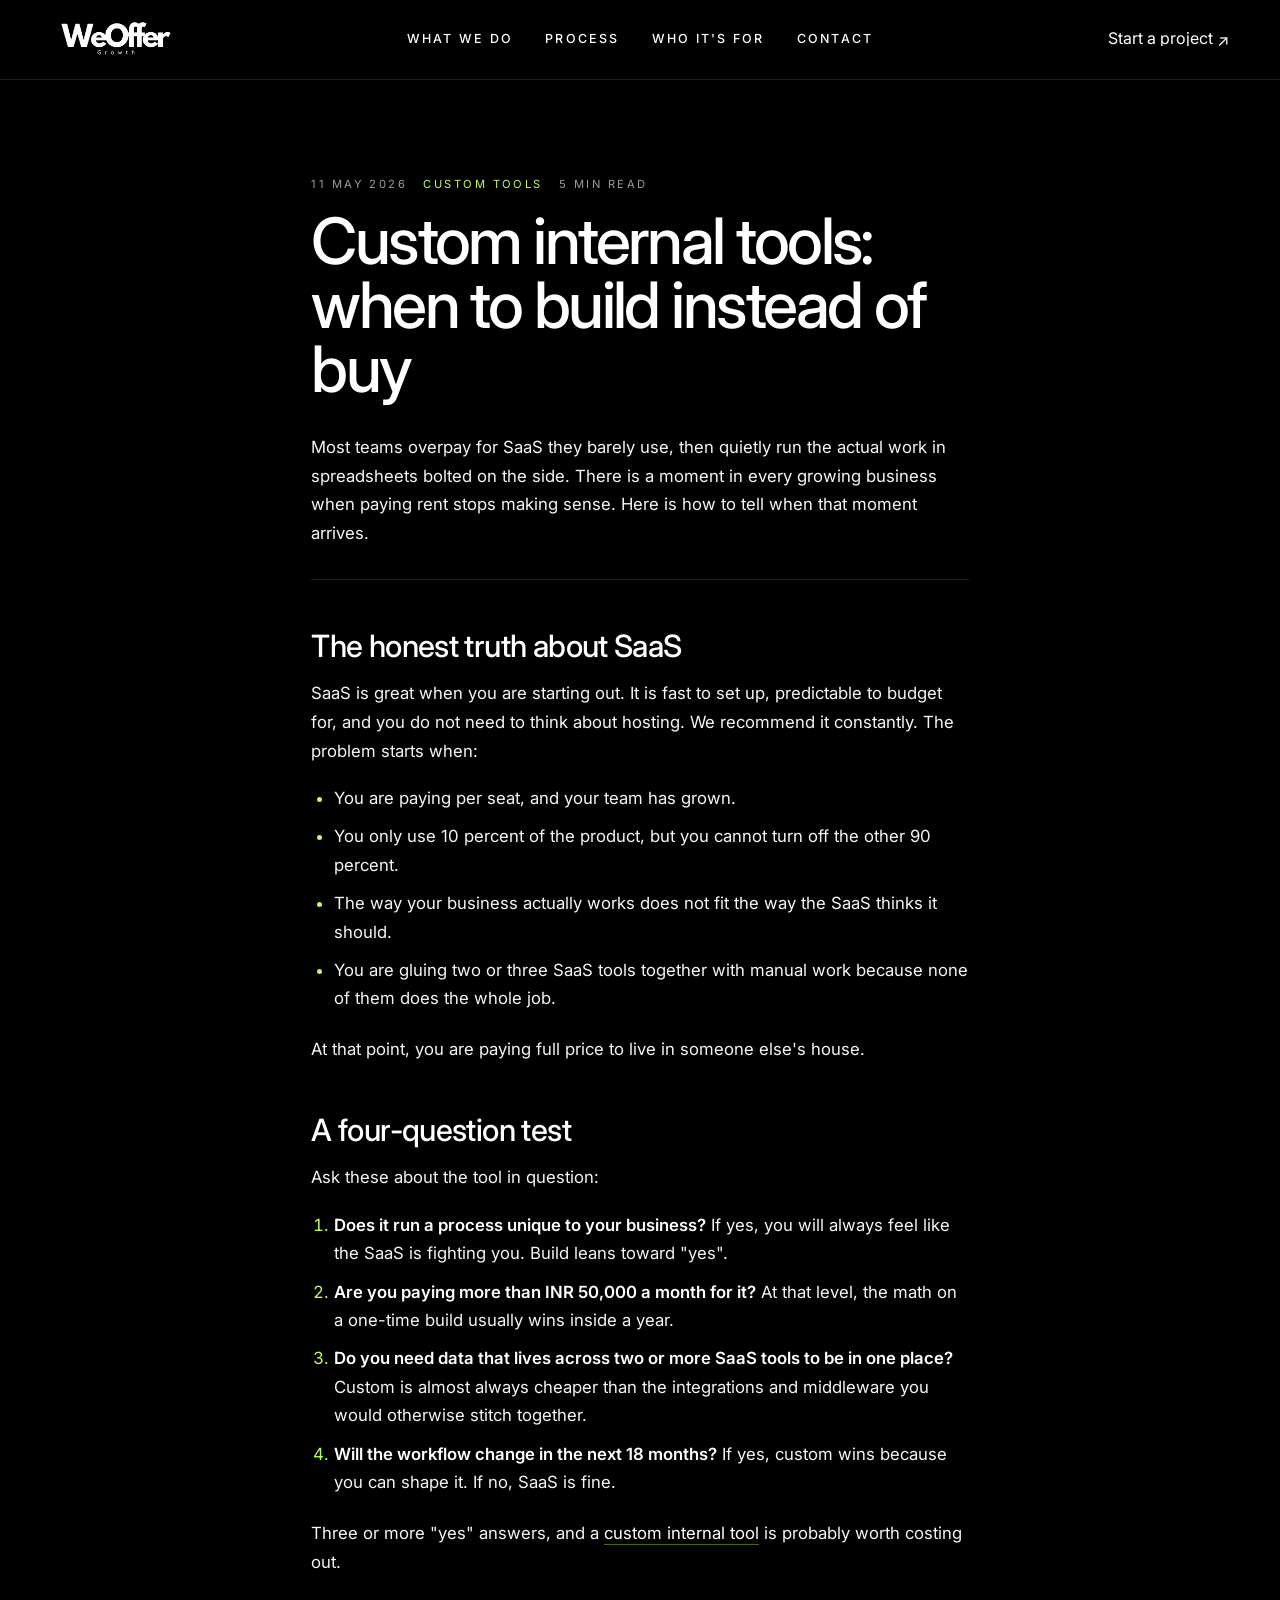
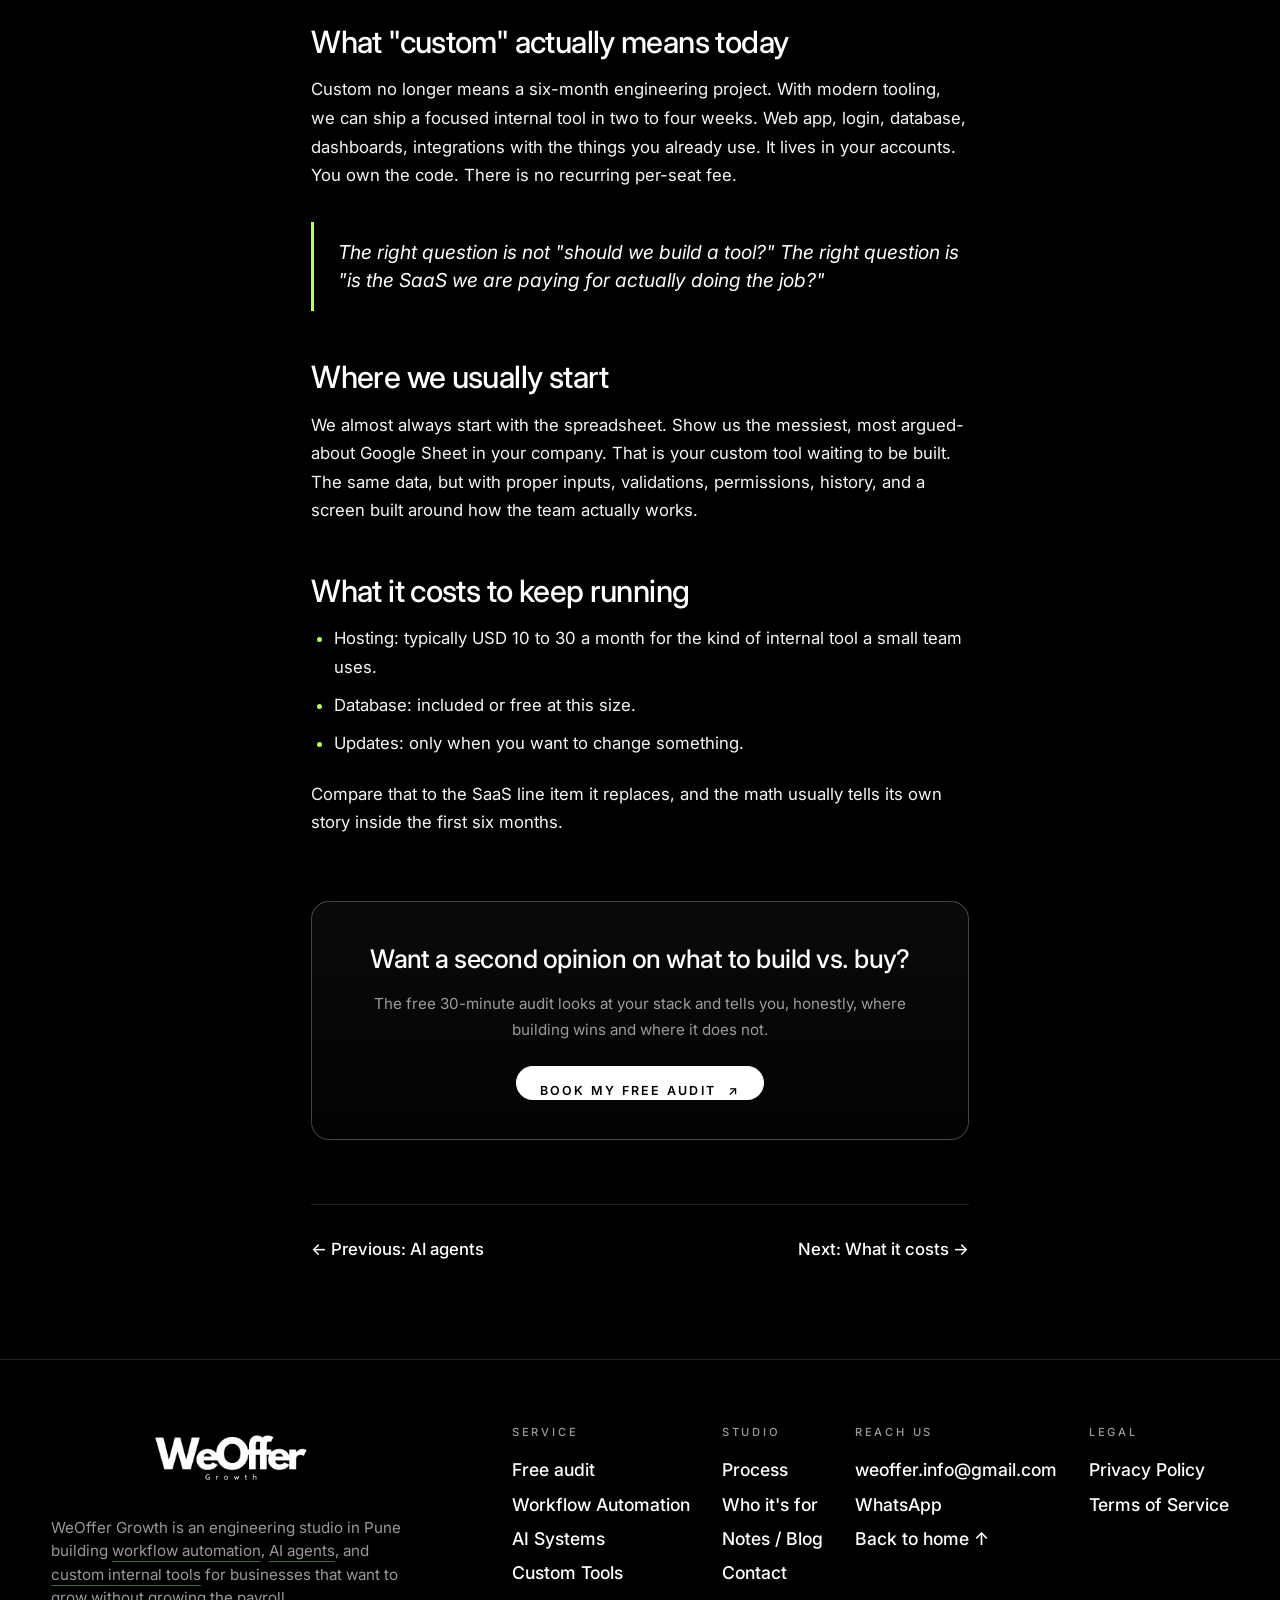
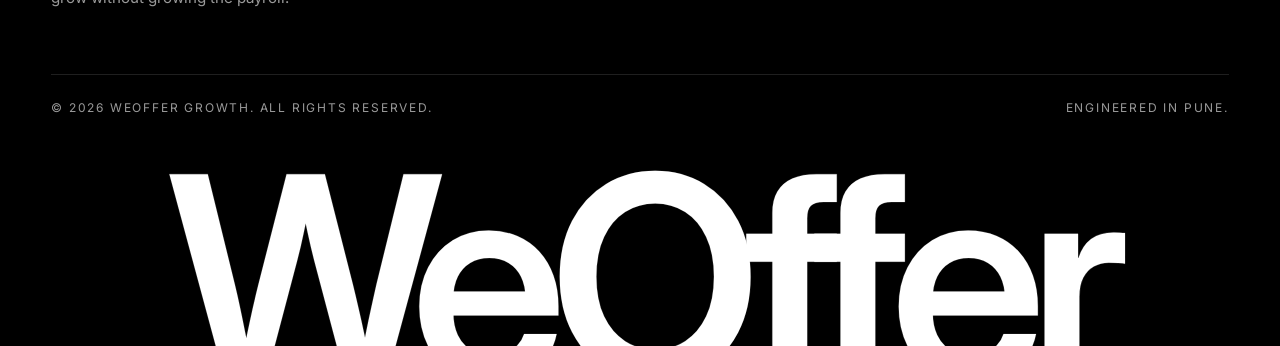
<file: blog/custom-tools-build-vs-buy.html>
<!DOCTYPE html>
<html lang="en">
<head>
  <meta charset="UTF-8" />
  <meta name="viewport" content="width=device-width, initial-scale=1.0" />

  <!-- Google tag (gtag.js) -->
  <script async src="https://www.googletagmanager.com/gtag/js?id=G-3ZDE8Q3X07"></script>
  <script>
    window.dataLayer = window.dataLayer || [];
    function gtag(){dataLayer.push(arguments);}
    gtag('js', new Date());
    gtag('config', 'G-3ZDE8Q3X07');
  </script>
  <title>Custom internal tools: when to build instead of buy · WeOffer Growth</title>
  <meta name="description" content="A simple framework for deciding whether your team should keep paying for SaaS, or own the tool that runs the work." />
  <meta name="theme-color" content="#000000" />
  <meta name="robots" content="index, follow, max-image-preview:large" />
  <link rel="canonical" href="https://weoffer.in/blog/custom-tools-build-vs-buy" />

  <meta property="og:type" content="article" />
  <meta property="og:url" content="https://weoffer.in/blog/custom-tools-build-vs-buy" />
  <meta property="og:title" content="Custom internal tools: when to build instead of buy" />
  <meta property="og:description" content="A simple framework for deciding when to build your own tool versus paying SaaS rent." />
  <meta property="og:image" content="https://weoffer.in/assets/logo.png" />
  <meta property="article:published_time" content="2026-05-11" />
  <meta property="article:section" content="Custom Tools" />

  <link rel="icon" type="image/svg+xml" href="/favicon.svg?v=3" />
  <link rel="icon" type="image/png" sizes="32x32" href="/assets/favicon-32.png?v=3" />
  <link rel="apple-touch-icon" sizes="180x180" href="/assets/apple-touch-icon.png?v=3" />
  <link rel="manifest" href="/site.webmanifest" />

  <link rel="preconnect" href="https://fonts.googleapis.com" />
  <link rel="preconnect" href="https://fonts.gstatic.com" crossorigin />
  <link rel="preconnect" href="https://api.fontshare.com" crossorigin />
  <link href="https://fonts.googleapis.com/css2?family=Inter:wght@300;400;500;600;700&display=swap" rel="stylesheet" />
  <link href="https://api.fontshare.com/v2/css?f[]=clash-display@200,300,400,500,600,700&display=swap" rel="stylesheet" />

  <link rel="stylesheet" href="/assets/style.css" />
  <link rel="stylesheet" href="/assets/doc.css" />

  <script type="application/ld+json">
  {
    "@context": "https://schema.org",
    "@type": "BlogPosting",
    "headline": "Custom internal tools: when to build instead of buy",
    "description": "A simple framework for deciding when to build your own tool versus paying SaaS rent.",
    "image": "https://weoffer.in/assets/logo.png",
    "datePublished": "2026-05-11",
    "dateModified": "2026-05-11",
    "author": { "@type": "Organization", "name": "WeOffer Growth", "url": "https://weoffer.in/" },
    "publisher": {
      "@type": "Organization",
      "name": "WeOffer Growth",
      "logo": { "@type": "ImageObject", "url": "https://weoffer.in/assets/logo.png" }
    },
    "mainEntityOfPage": { "@type": "WebPage", "@id": "https://weoffer.in/blog/custom-tools-build-vs-buy" },
    "keywords": "custom internal tools, build vs buy, internal dashboards, SaaS alternative, custom CRM, internal admin tools, no-code vs custom"
  }
  </script>
  <script type="application/ld+json">
  {
    "@context": "https://schema.org",
    "@type": "BreadcrumbList",
    "itemListElement": [
      { "@type": "ListItem", "position": 1, "name": "Home", "item": "https://weoffer.in/" },
      { "@type": "ListItem", "position": 2, "name": "Blog", "item": "https://weoffer.in/blog" },
      { "@type": "ListItem", "position": 3, "name": "Build vs buy", "item": "https://weoffer.in/blog/custom-tools-build-vs-buy" }
    ]
  }
  </script>
</head>
<body class="noise-bg doc-page">

  <!-- Site nav (shared — see /assets/partials.js) -->
  <div id="site-nav" data-static></div>

  <article class="post">
    <div class="post__meta">
      <span>11 May 2026</span><span>Custom Tools</span><span>5 min read</span>
    </div>
    <h1>Custom internal tools: when to build instead of buy</h1>

    <p class="post__lede">
      Most teams overpay for SaaS they barely use, then quietly run the actual
      work in spreadsheets bolted on the side. There is a moment in every
      growing business when paying rent stops making sense. Here is how to
      tell when that moment arrives.
    </p>

    <h2>The honest truth about SaaS</h2>
    <p>
      SaaS is great when you are starting out. It is fast to set up, predictable
      to budget for, and you do not need to think about hosting. We recommend
      it constantly. The problem starts when:
    </p>
    <ul>
      <li>You are paying per seat, and your team has grown.</li>
      <li>You only use 10 percent of the product, but you cannot turn off the other 90 percent.</li>
      <li>The way your business actually works does not fit the way the SaaS thinks it should.</li>
      <li>You are gluing two or three SaaS tools together with manual work because none of them does the whole job.</li>
    </ul>
    <p>
      At that point, you are paying full price to live in someone else's house.
    </p>

    <h2>A four-question test</h2>
    <p>Ask these about the tool in question:</p>
    <ol>
      <li><strong>Does it run a process unique to your business?</strong> If yes, you will always feel like the SaaS is fighting you. Build leans toward "yes".</li>
      <li><strong>Are you paying more than INR 50,000 a month for it?</strong> At that level, the math on a one-time build usually wins inside a year.</li>
      <li><strong>Do you need data that lives across two or more SaaS tools to be in one place?</strong> Custom is almost always cheaper than the integrations and middleware you would otherwise stitch together.</li>
      <li><strong>Will the workflow change in the next 18 months?</strong> If yes, custom wins because you can shape it. If no, SaaS is fine.</li>
    </ol>
    <p>
      Three or more "yes" answers, and a <a href="/#service">custom internal tool</a> is probably worth costing out.
    </p>

    <h2>What "custom" actually means today</h2>
    <p>
      Custom no longer means a six-month engineering project. With modern tooling,
      we can ship a focused internal tool in two to four weeks. Web app, login,
      database, dashboards, integrations with the things you already use. It
      lives in your accounts. You own the code. There is no recurring per-seat fee.
    </p>

    <blockquote>
      The right question is not "should we build a tool?" The right question is "is the SaaS we are paying for actually doing the job?"
    </blockquote>

    <h2>Where we usually start</h2>
    <p>
      We almost always start with the spreadsheet. Show us the messiest, most
      argued-about Google Sheet in your company. That is your custom tool
      waiting to be built. The same data, but with proper inputs, validations,
      permissions, history, and a screen built around how the team actually works.
    </p>

    <h2>What it costs to keep running</h2>
    <ul>
      <li>Hosting: typically USD 10 to 30 a month for the kind of internal tool a small team uses.</li>
      <li>Database: included or free at this size.</li>
      <li>Updates: only when you want to change something.</li>
    </ul>
    <p>
      Compare that to the SaaS line item it replaces, and the math usually tells
      its own story inside the first six months.
    </p>

    <div class="post-cta">
      <h3>Want a second opinion on what to build vs. buy?</h3>
      <p>The free 30-minute audit looks at your stack and tells you, honestly, where building wins and where it does not.</p>
      <a href="/free-audit" class="btn btn--solid">
        <span class="btn__inner">
          <span class="btn__label">Book my free audit</span>
          <span class="btn__label btn__label--alt">→ Free</span>
        </span>
        <span class="btn__arrow" aria-hidden="true">↗</span>
      </a>
    </div>

    <nav class="post__nav">
      <a href="/blog/ai-agents-for-business">← Previous: AI agents</a>
      <a href="/blog/custom-internal-tool-cost">Next: What it costs →</a>
    </nav>
  </article>

  <!-- Site footer (shared — see /assets/partials.js) -->
  <div id="site-footer" data-static></div>

  <script src="/assets/partials.js" defer></script>
</body>
</html>
</file>
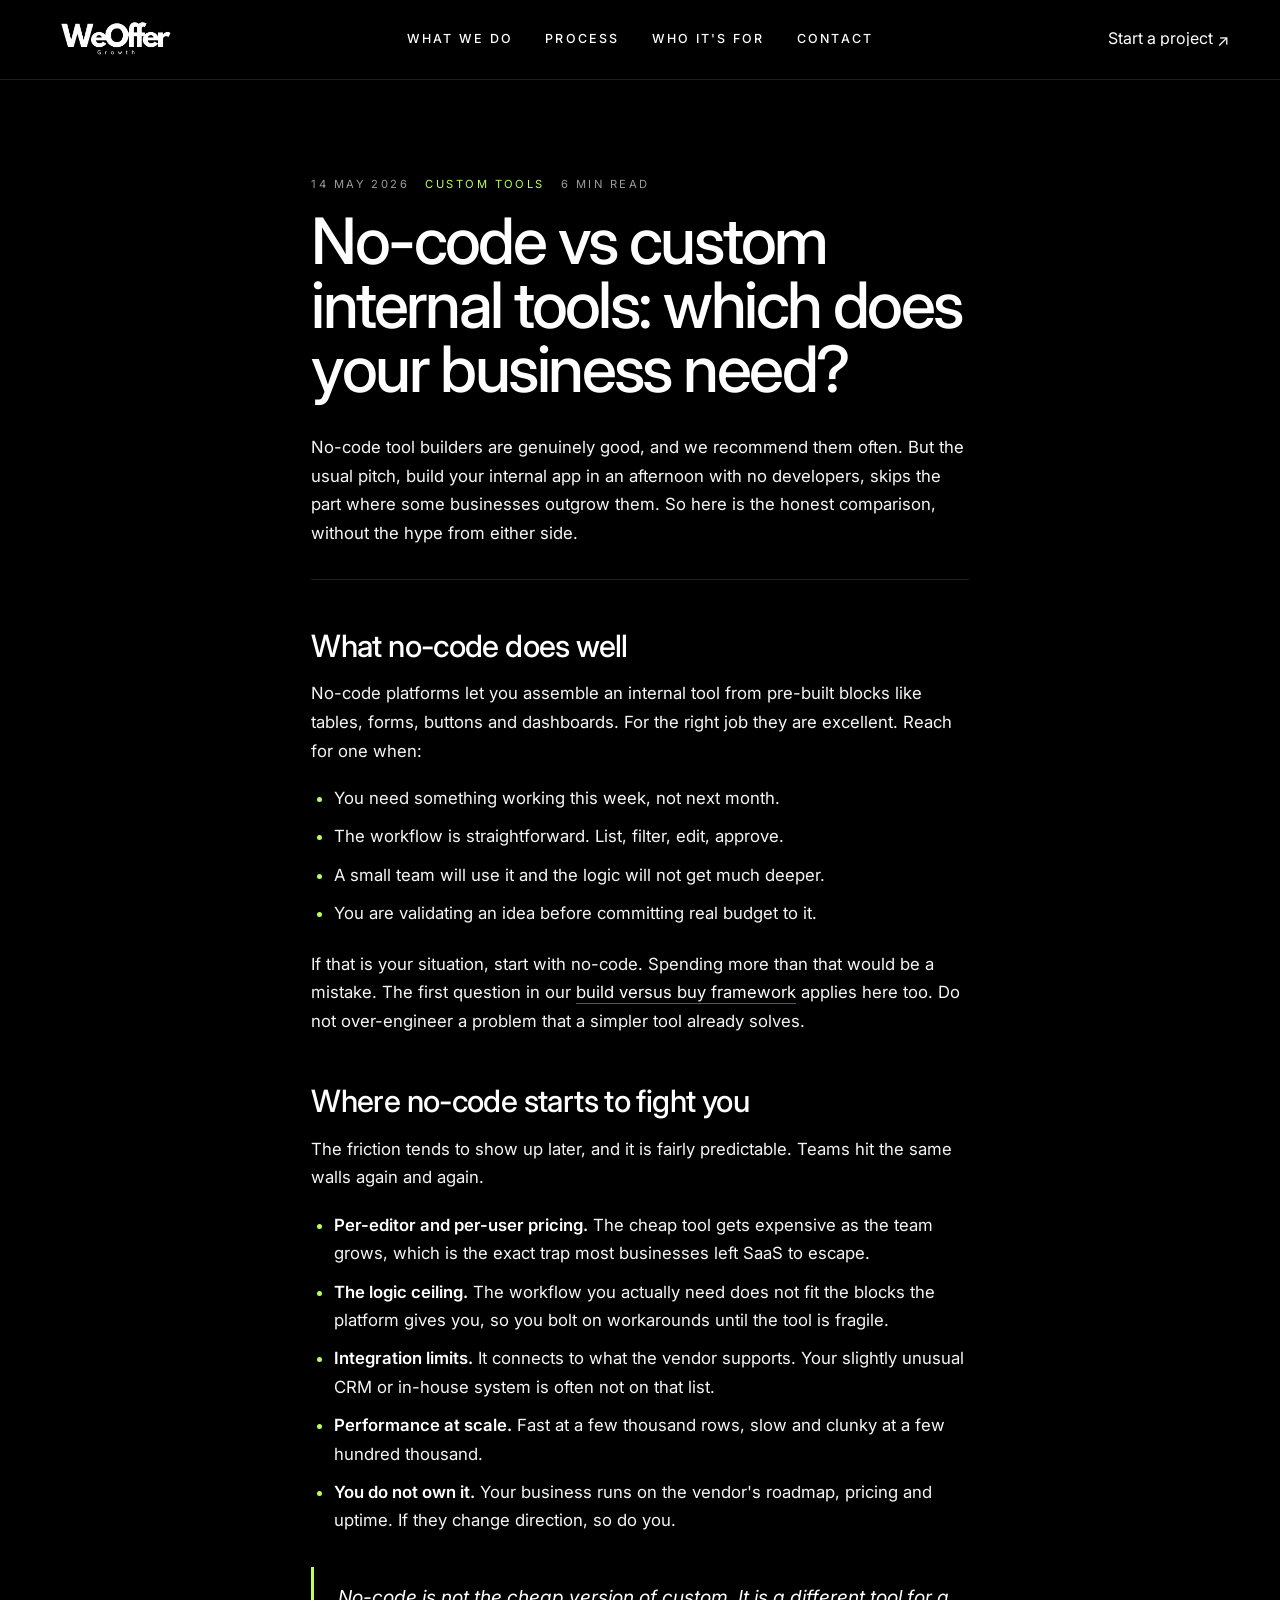
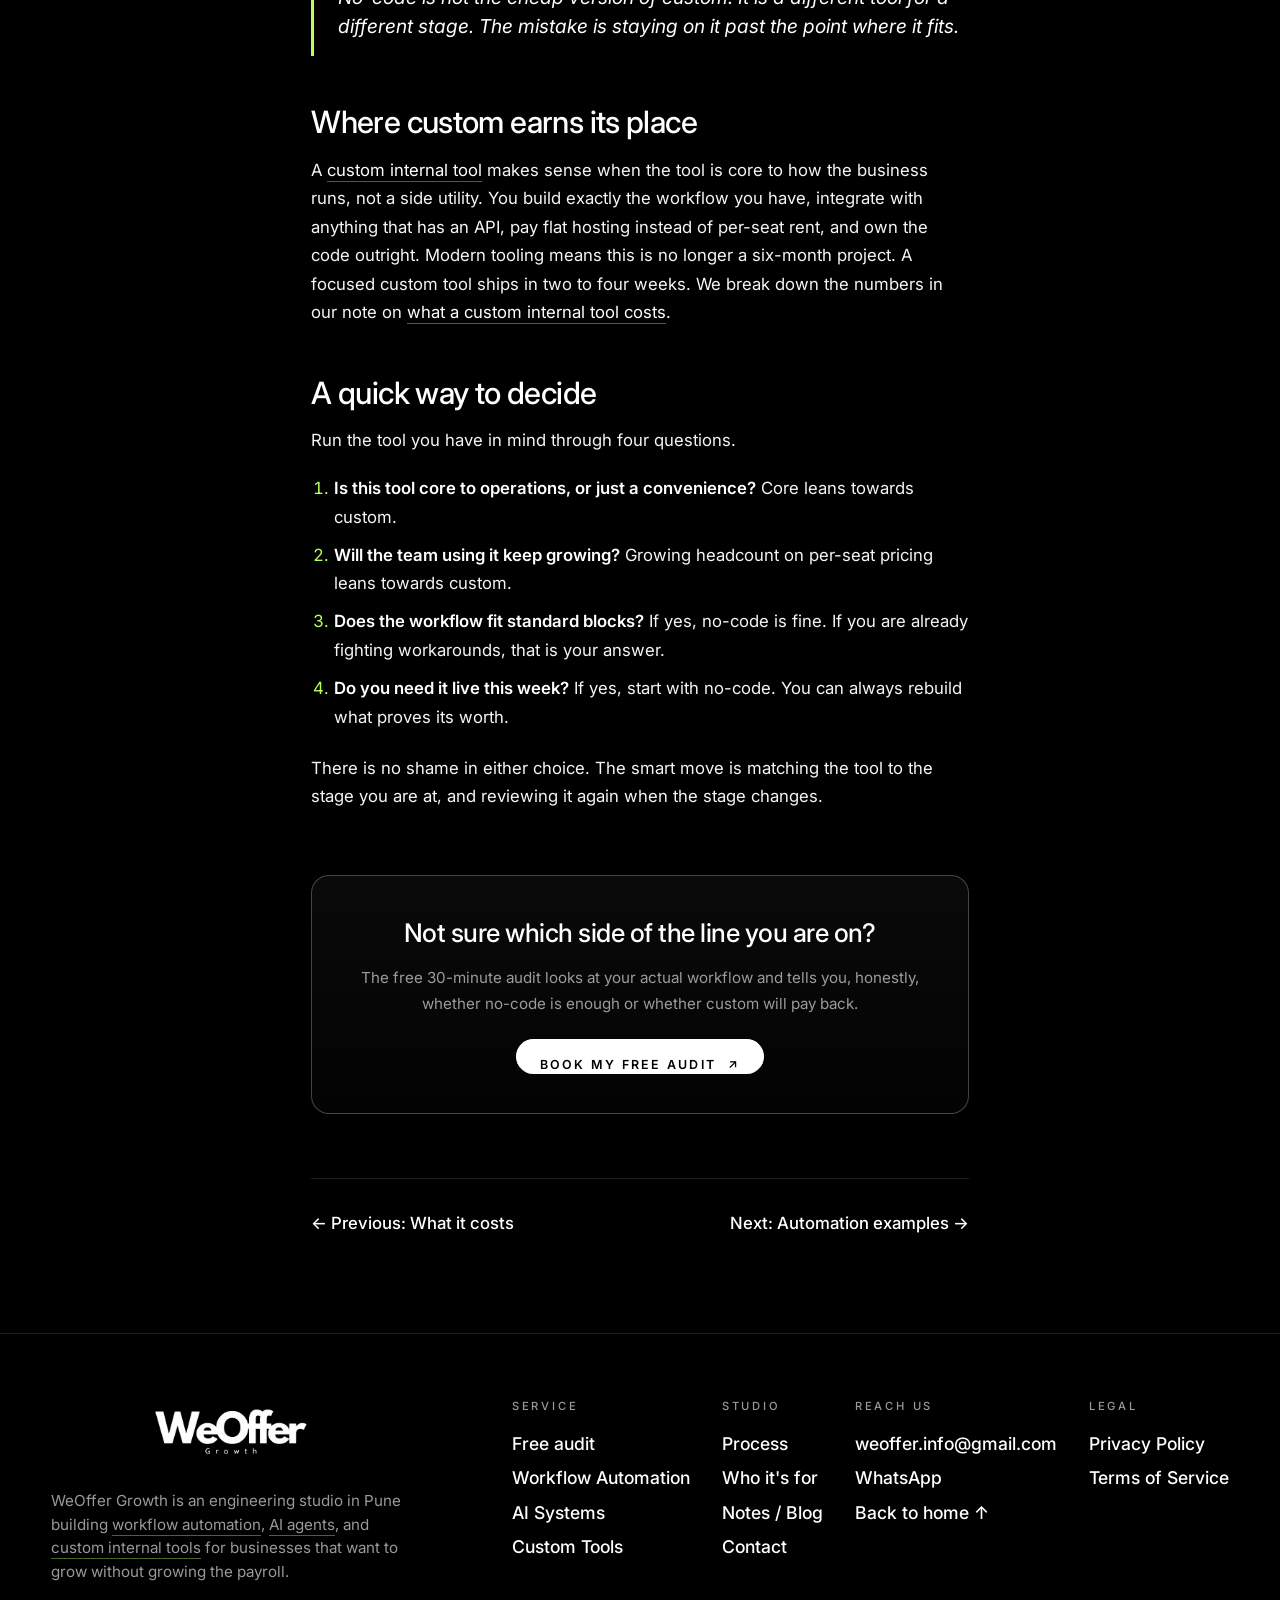
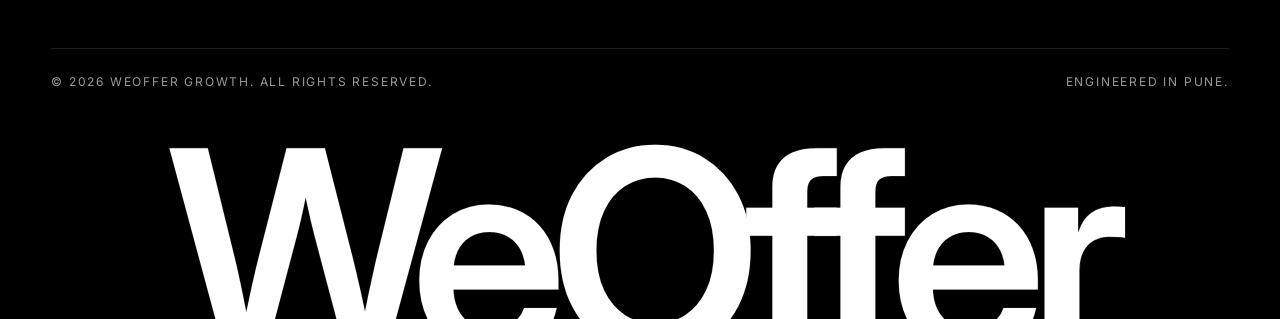
<file: blog/no-code-vs-custom-internal-tools.html>
<!DOCTYPE html>
<html lang="en">
<head>
  <meta charset="UTF-8" />
  <meta name="viewport" content="width=device-width, initial-scale=1.0" />

  <!-- Google tag (gtag.js) -->
  <script async src="https://www.googletagmanager.com/gtag/js?id=G-3ZDE8Q3X07"></script>
  <script>
    window.dataLayer = window.dataLayer || [];
    function gtag(){dataLayer.push(arguments);}
    gtag('js', new Date());
    gtag('config', 'G-3ZDE8Q3X07');
  </script>
  <title>No-code vs custom internal tools: which does your business need? · WeOffer Growth</title>
  <meta name="description" content="No-code tool builders are fast and cheap to start with, until they are not. An honest comparison of no-code versus custom internal tools, and how to tell which one fits your business." />
  <meta name="theme-color" content="#000000" />
  <meta name="robots" content="index, follow, max-image-preview:large" />
  <link rel="canonical" href="https://weoffer.in/blog/no-code-vs-custom-internal-tools" />

  <meta property="og:type" content="article" />
  <meta property="og:url" content="https://weoffer.in/blog/no-code-vs-custom-internal-tools" />
  <meta property="og:title" content="No-code vs custom internal tools: which does your business need?" />
  <meta property="og:description" content="An honest comparison of no-code tool builders versus custom internal tools, and how to tell which one fits your business." />
  <meta property="og:image" content="https://weoffer.in/assets/logo.png" />
  <meta property="article:published_time" content="2026-05-14" />
  <meta property="article:section" content="Custom Tools" />

  <link rel="icon" type="image/svg+xml" href="/favicon.svg?v=3" />
  <link rel="icon" type="image/png" sizes="32x32" href="/assets/favicon-32.png?v=3" />
  <link rel="apple-touch-icon" sizes="180x180" href="/assets/apple-touch-icon.png?v=3" />
  <link rel="manifest" href="/site.webmanifest" />

  <link rel="preconnect" href="https://fonts.googleapis.com" />
  <link rel="preconnect" href="https://fonts.gstatic.com" crossorigin />
  <link rel="preconnect" href="https://api.fontshare.com" crossorigin />
  <link href="https://fonts.googleapis.com/css2?family=Inter:wght@300;400;500;600;700&display=swap" rel="stylesheet" />
  <link href="https://api.fontshare.com/v2/css?f[]=clash-display@200,300,400,500,600,700&display=swap" rel="stylesheet" />

  <link rel="stylesheet" href="/assets/style.css" />
  <link rel="stylesheet" href="/assets/doc.css" />

  <script type="application/ld+json">
  {
    "@context": "https://schema.org",
    "@type": "BlogPosting",
    "headline": "No-code vs custom internal tools: which does your business need?",
    "description": "An honest comparison of no-code tool builders versus custom internal tools, and how to tell which one fits your business.",
    "image": "https://weoffer.in/assets/logo.png",
    "datePublished": "2026-05-14",
    "dateModified": "2026-05-14",
    "author": { "@type": "Organization", "name": "WeOffer Growth", "url": "https://weoffer.in/" },
    "publisher": {
      "@type": "Organization",
      "name": "WeOffer Growth",
      "logo": { "@type": "ImageObject", "url": "https://weoffer.in/assets/logo.png" }
    },
    "mainEntityOfPage": { "@type": "WebPage", "@id": "https://weoffer.in/blog/no-code-vs-custom-internal-tools" },
    "keywords": "no-code vs custom, no-code internal tools, internal tool builder, custom software development, no-code limitations, build internal tool"
  }
  </script>
  <script type="application/ld+json">
  {
    "@context": "https://schema.org",
    "@type": "BreadcrumbList",
    "itemListElement": [
      { "@type": "ListItem", "position": 1, "name": "Home", "item": "https://weoffer.in/" },
      { "@type": "ListItem", "position": 2, "name": "Blog", "item": "https://weoffer.in/blog" },
      { "@type": "ListItem", "position": 3, "name": "No-code vs custom", "item": "https://weoffer.in/blog/no-code-vs-custom-internal-tools" }
    ]
  }
  </script>
</head>
<body class="noise-bg doc-page">

  <!-- Site nav (shared — see /assets/partials.js) -->
  <div id="site-nav" data-static></div>

  <article class="post">
    <div class="post__meta">
      <span>14 May 2026</span><span>Custom Tools</span><span>6 min read</span>
    </div>
    <h1>No-code vs custom internal tools: which does your business need?</h1>

    <p class="post__lede">
      No-code tool builders are genuinely good, and we recommend them often. But
      the usual pitch, build your internal app in an afternoon with no
      developers, skips the part where some businesses outgrow them. So here is
      the honest comparison, without the hype from either side.
    </p>

    <h2>What no-code does well</h2>
    <p>
      No-code platforms let you assemble an internal tool from pre-built blocks
      like tables, forms, buttons and dashboards. For the right job they are
      excellent. Reach for one when:
    </p>
    <ul>
      <li>You need something working this week, not next month.</li>
      <li>The workflow is straightforward. List, filter, edit, approve.</li>
      <li>A small team will use it and the logic will not get much deeper.</li>
      <li>You are validating an idea before committing real budget to it.</li>
    </ul>
    <p>
      If that is your situation, start with no-code. Spending more than that
      would be a mistake. The first question in our
      <a href="/blog/custom-tools-build-vs-buy">build versus buy framework</a>
      applies here too. Do not over-engineer a problem that a simpler tool
      already solves.
    </p>

    <h2>Where no-code starts to fight you</h2>
    <p>
      The friction tends to show up later, and it is fairly predictable. Teams
      hit the same walls again and again.
    </p>
    <ul>
      <li><strong>Per-editor and per-user pricing.</strong> The cheap tool gets expensive as the team grows, which is the exact trap most businesses left SaaS to escape.</li>
      <li><strong>The logic ceiling.</strong> The workflow you actually need does not fit the blocks the platform gives you, so you bolt on workarounds until the tool is fragile.</li>
      <li><strong>Integration limits.</strong> It connects to what the vendor supports. Your slightly unusual CRM or in-house system is often not on that list.</li>
      <li><strong>Performance at scale.</strong> Fast at a few thousand rows, slow and clunky at a few hundred thousand.</li>
      <li><strong>You do not own it.</strong> Your business runs on the vendor's roadmap, pricing and uptime. If they change direction, so do you.</li>
    </ul>

    <blockquote>
      No-code is not the cheap version of custom. It is a different tool for a
      different stage. The mistake is staying on it past the point where it fits.
    </blockquote>

    <h2>Where custom earns its place</h2>
    <p>
      A <a href="/#service">custom internal tool</a> makes sense when the tool is
      core to how the business runs, not a side utility. You build exactly the
      workflow you have, integrate with anything that has an API, pay flat
      hosting instead of per-seat rent, and own the code outright. Modern tooling
      means this is no longer a six-month project. A focused custom tool ships in
      two to four weeks. We break down the numbers in our note on
      <a href="/blog/custom-internal-tool-cost">what a custom internal tool
      costs</a>.
    </p>

    <h2>A quick way to decide</h2>
    <p>Run the tool you have in mind through four questions.</p>
    <ol>
      <li><strong>Is this tool core to operations, or just a convenience?</strong> Core leans towards custom.</li>
      <li><strong>Will the team using it keep growing?</strong> Growing headcount on per-seat pricing leans towards custom.</li>
      <li><strong>Does the workflow fit standard blocks?</strong> If yes, no-code is fine. If you are already fighting workarounds, that is your answer.</li>
      <li><strong>Do you need it live this week?</strong> If yes, start with no-code. You can always rebuild what proves its worth.</li>
    </ol>
    <p>
      There is no shame in either choice. The smart move is matching the tool to
      the stage you are at, and reviewing it again when the stage changes.
    </p>

    <div class="post-cta">
      <h3>Not sure which side of the line you are on?</h3>
      <p>The free 30-minute audit looks at your actual workflow and tells you, honestly, whether no-code is enough or whether custom will pay back.</p>
      <a href="/free-audit" class="btn btn--solid">
        <span class="btn__inner">
          <span class="btn__label">Book my free audit</span>
          <span class="btn__label btn__label--alt">→ Free</span>
        </span>
        <span class="btn__arrow" aria-hidden="true">↗</span>
      </a>
    </div>

    <nav class="post__nav">
      <a href="/blog/custom-internal-tool-cost">← Previous: What it costs</a>
      <a href="/blog/workflow-automation-examples">Next: Automation examples →</a>
    </nav>
  </article>

  <!-- Site footer (shared — see /assets/partials.js) -->
  <div id="site-footer" data-static></div>

  <script src="/assets/partials.js" defer></script>
</body>
</html>
</file>
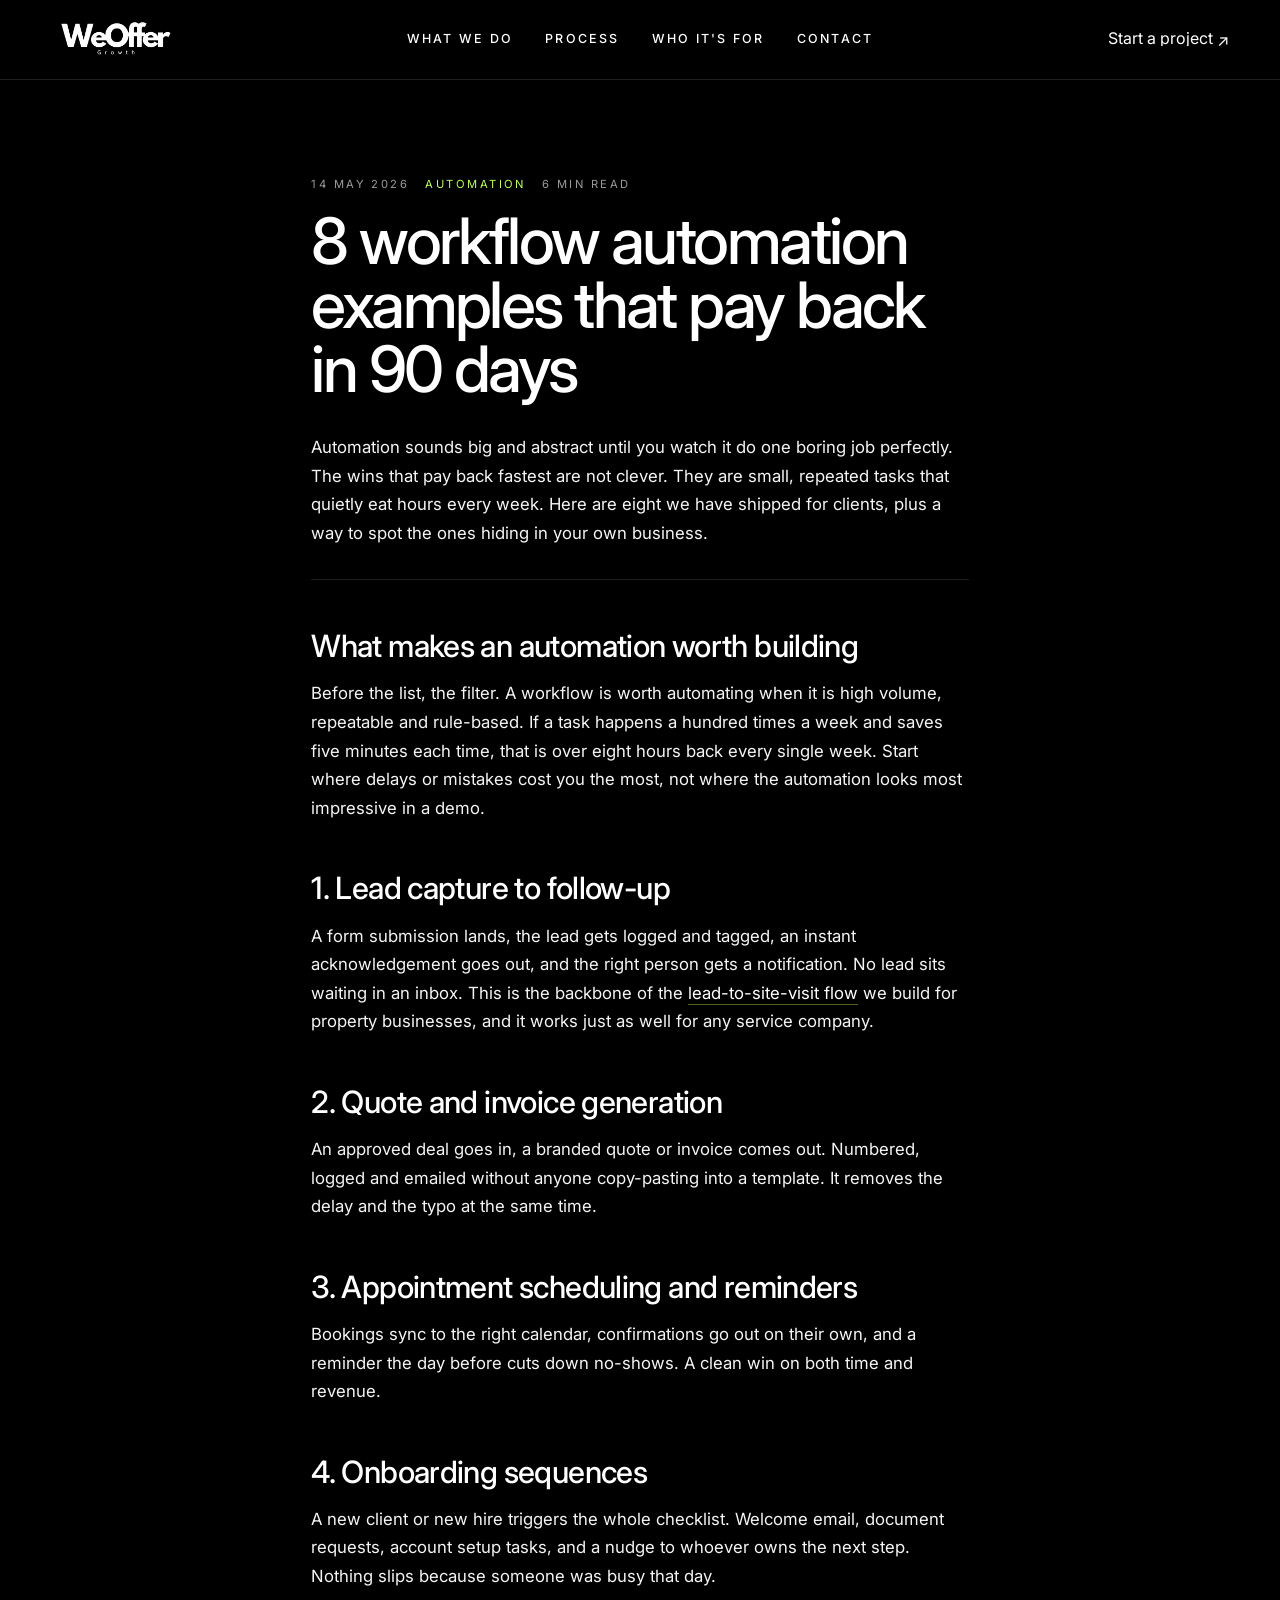
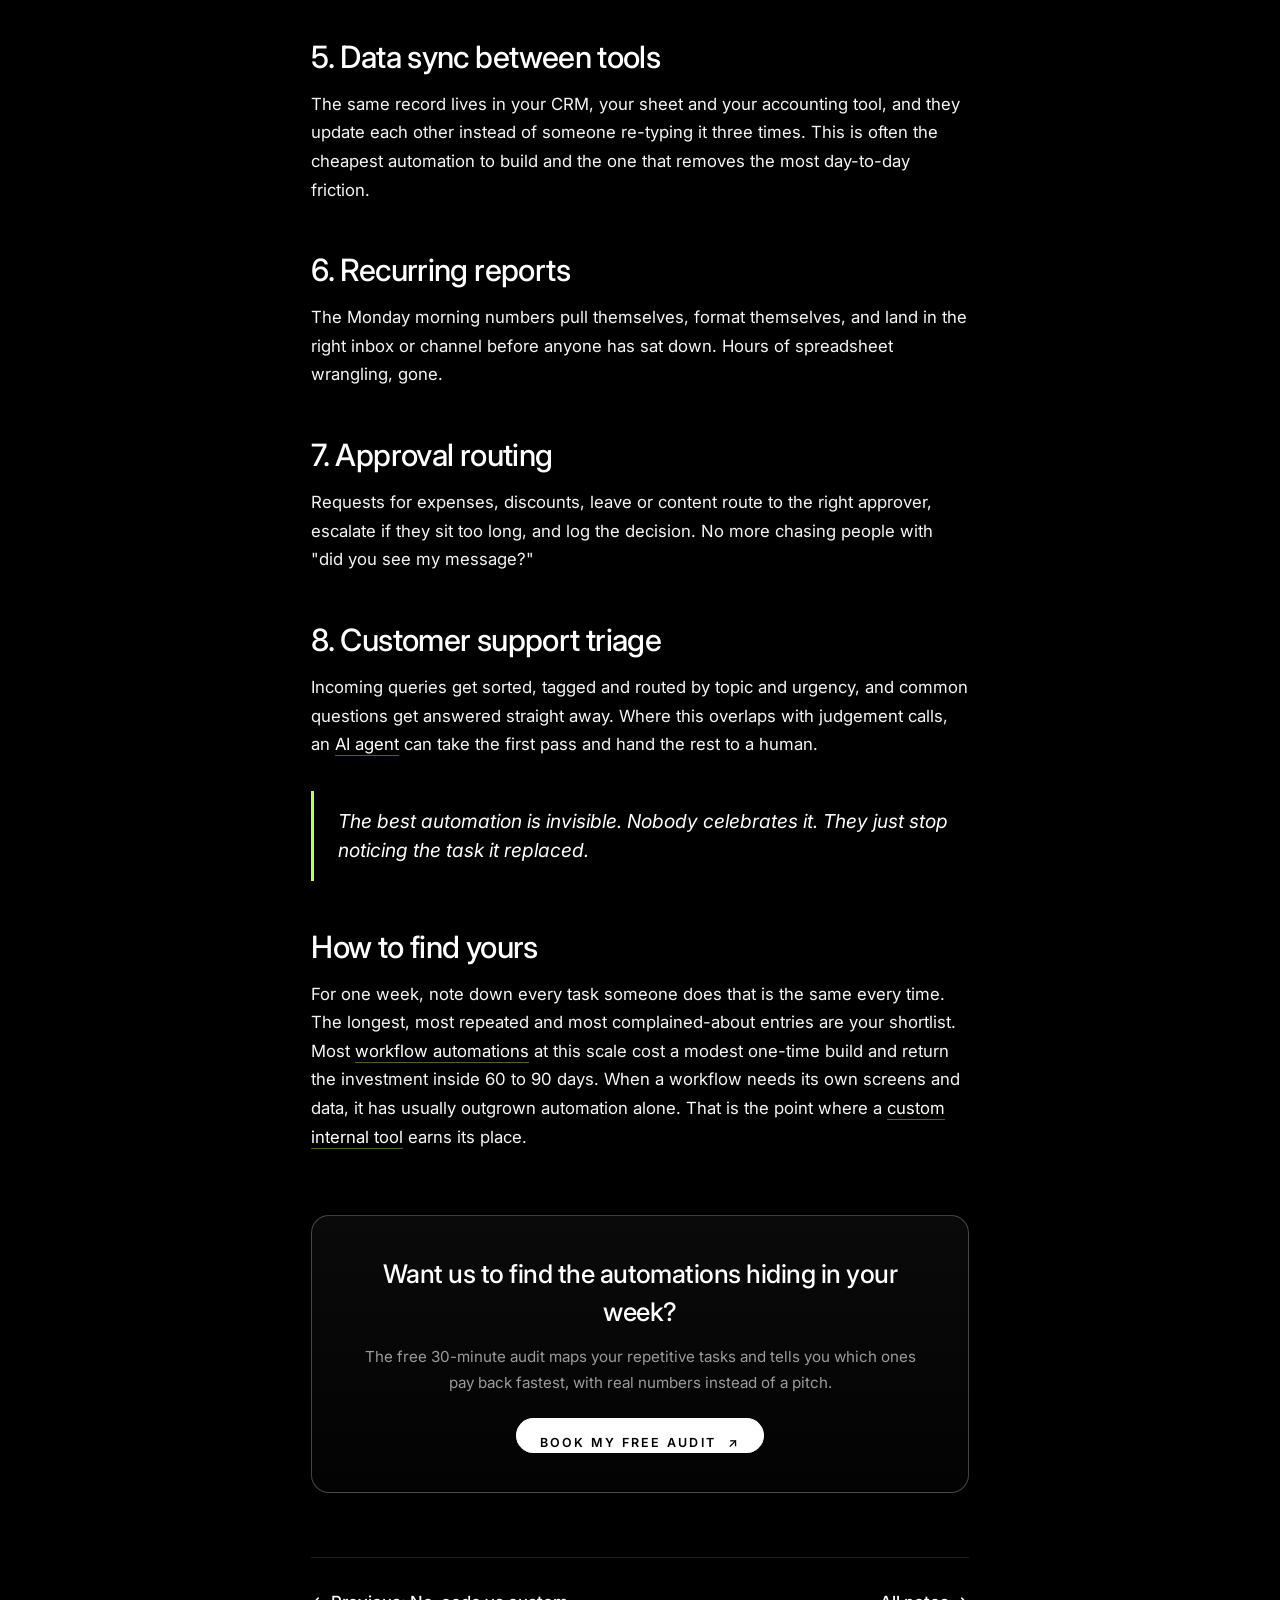
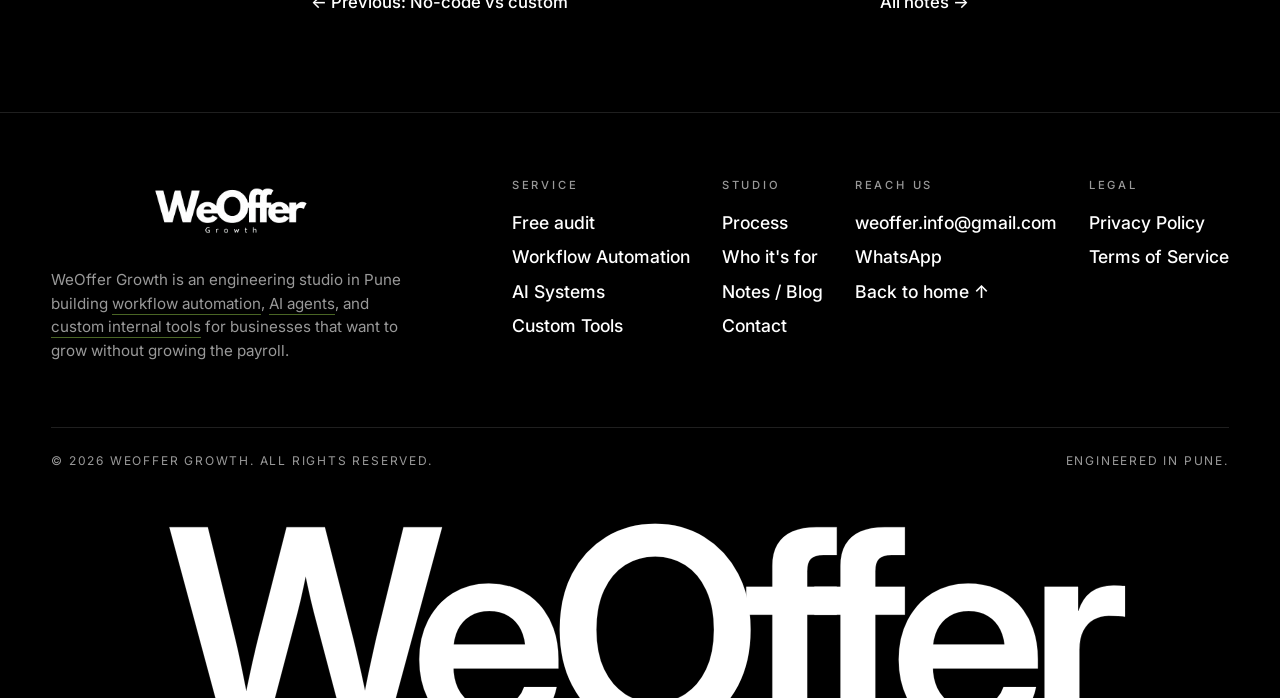
<file: blog/workflow-automation-examples.html>
<!DOCTYPE html>
<html lang="en">
<head>
  <meta charset="UTF-8" />
  <meta name="viewport" content="width=device-width, initial-scale=1.0" />

  <!-- Google tag (gtag.js) -->
  <script async src="https://www.googletagmanager.com/gtag/js?id=G-3ZDE8Q3X07"></script>
  <script>
    window.dataLayer = window.dataLayer || [];
    function gtag(){dataLayer.push(arguments);}
    gtag('js', new Date());
    gtag('config', 'G-3ZDE8Q3X07');
  </script>
  <title>8 workflow automation examples that pay back in 90 days · WeOffer Growth</title>
  <meta name="description" content="Eight high-ROI workflow automation examples for small businesses. The repeatable tasks worth automating first, and a simple way to spot your own." />
  <meta name="theme-color" content="#000000" />
  <meta name="robots" content="index, follow, max-image-preview:large" />
  <link rel="canonical" href="https://weoffer.in/blog/workflow-automation-examples" />

  <meta property="og:type" content="article" />
  <meta property="og:url" content="https://weoffer.in/blog/workflow-automation-examples" />
  <meta property="og:title" content="8 workflow automation examples that pay back in 90 days" />
  <meta property="og:description" content="Eight high-ROI workflow automation examples for small businesses, and a simple way to spot your own." />
  <meta property="og:image" content="https://weoffer.in/assets/logo.png" />
  <meta property="article:published_time" content="2026-05-14" />
  <meta property="article:section" content="Automation" />

  <link rel="icon" type="image/svg+xml" href="/favicon.svg?v=3" />
  <link rel="icon" type="image/png" sizes="32x32" href="/assets/favicon-32.png?v=3" />
  <link rel="apple-touch-icon" sizes="180x180" href="/assets/apple-touch-icon.png?v=3" />
  <link rel="manifest" href="/site.webmanifest" />

  <link rel="preconnect" href="https://fonts.googleapis.com" />
  <link rel="preconnect" href="https://fonts.gstatic.com" crossorigin />
  <link rel="preconnect" href="https://api.fontshare.com" crossorigin />
  <link href="https://fonts.googleapis.com/css2?family=Inter:wght@300;400;500;600;700&display=swap" rel="stylesheet" />
  <link href="https://api.fontshare.com/v2/css?f[]=clash-display@200,300,400,500,600,700&display=swap" rel="stylesheet" />

  <link rel="stylesheet" href="/assets/style.css" />
  <link rel="stylesheet" href="/assets/doc.css" />

  <script type="application/ld+json">
  {
    "@context": "https://schema.org",
    "@type": "BlogPosting",
    "headline": "8 workflow automation examples that pay back in 90 days",
    "description": "Eight high-ROI workflow automation examples for small businesses, and a simple way to spot your own.",
    "image": "https://weoffer.in/assets/logo.png",
    "datePublished": "2026-05-14",
    "dateModified": "2026-05-14",
    "author": { "@type": "Organization", "name": "WeOffer Growth", "url": "https://weoffer.in/" },
    "publisher": {
      "@type": "Organization",
      "name": "WeOffer Growth",
      "logo": { "@type": "ImageObject", "url": "https://weoffer.in/assets/logo.png" }
    },
    "mainEntityOfPage": { "@type": "WebPage", "@id": "https://weoffer.in/blog/workflow-automation-examples" },
    "keywords": "workflow automation examples, small business automation, business process automation, automation ROI, automate repetitive tasks, workflow automation ideas"
  }
  </script>
  <script type="application/ld+json">
  {
    "@context": "https://schema.org",
    "@type": "BreadcrumbList",
    "itemListElement": [
      { "@type": "ListItem", "position": 1, "name": "Home", "item": "https://weoffer.in/" },
      { "@type": "ListItem", "position": 2, "name": "Blog", "item": "https://weoffer.in/blog" },
      { "@type": "ListItem", "position": 3, "name": "Workflow automation examples", "item": "https://weoffer.in/blog/workflow-automation-examples" }
    ]
  }
  </script>
</head>
<body class="noise-bg doc-page">

  <!-- Site nav (shared — see /assets/partials.js) -->
  <div id="site-nav" data-static></div>

  <article class="post">
    <div class="post__meta">
      <span>14 May 2026</span><span>Automation</span><span>6 min read</span>
    </div>
    <h1>8 workflow automation examples that pay back in 90 days</h1>

    <p class="post__lede">
      Automation sounds big and abstract until you watch it do one boring job
      perfectly. The wins that pay back fastest are not clever. They are small,
      repeated tasks that quietly eat hours every week. Here are eight we have
      shipped for clients, plus a way to spot the ones hiding in your own
      business.
    </p>

    <h2>What makes an automation worth building</h2>
    <p>
      Before the list, the filter. A workflow is worth automating when it is high
      volume, repeatable and rule-based. If a task happens a hundred times a week
      and saves five minutes each time, that is over eight hours back every
      single week. Start where delays or mistakes cost you the most, not where
      the automation looks most impressive in a demo.
    </p>

    <h2>1. Lead capture to follow-up</h2>
    <p>
      A form submission lands, the lead gets logged and tagged, an instant
      acknowledgement goes out, and the right person gets a notification. No lead
      sits waiting in an inbox. This is the backbone of the
      <a href="/blog/automation-for-real-estate">lead-to-site-visit flow</a> we
      build for property businesses, and it works just as well for any service
      company.
    </p>

    <h2>2. Quote and invoice generation</h2>
    <p>
      An approved deal goes in, a branded quote or invoice comes out. Numbered,
      logged and emailed without anyone copy-pasting into a template. It removes
      the delay and the typo at the same time.
    </p>

    <h2>3. Appointment scheduling and reminders</h2>
    <p>
      Bookings sync to the right calendar, confirmations go out on their own, and
      a reminder the day before cuts down no-shows. A clean win on both time and
      revenue.
    </p>

    <h2>4. Onboarding sequences</h2>
    <p>
      A new client or new hire triggers the whole checklist. Welcome email,
      document requests, account setup tasks, and a nudge to whoever owns the
      next step. Nothing slips because someone was busy that day.
    </p>

    <h2>5. Data sync between tools</h2>
    <p>
      The same record lives in your CRM, your sheet and your accounting tool, and
      they update each other instead of someone re-typing it three times. This is
      often the cheapest automation to build and the one that removes the most
      day-to-day friction.
    </p>

    <h2>6. Recurring reports</h2>
    <p>
      The Monday morning numbers pull themselves, format themselves, and land in
      the right inbox or channel before anyone has sat down. Hours of spreadsheet
      wrangling, gone.
    </p>

    <h2>7. Approval routing</h2>
    <p>
      Requests for expenses, discounts, leave or content route to the right
      approver, escalate if they sit too long, and log the decision. No more
      chasing people with "did you see my message?"
    </p>

    <h2>8. Customer support triage</h2>
    <p>
      Incoming queries get sorted, tagged and routed by topic and urgency, and
      common questions get answered straight away. Where this overlaps with
      judgement calls, an <a href="/blog/ai-agents-for-business">AI agent</a> can
      take the first pass and hand the rest to a human.
    </p>

    <blockquote>
      The best automation is invisible. Nobody celebrates it. They just stop
      noticing the task it replaced.
    </blockquote>

    <h2>How to find yours</h2>
    <p>
      For one week, note down every task someone does that is the same every
      time. The longest, most repeated and most complained-about entries are your
      shortlist. Most <a href="/#service">workflow automations</a> at this scale
      cost a modest one-time build and return the investment inside 60 to 90
      days. When a workflow needs its own screens and data, it has usually
      outgrown automation alone. That is the point where a
      <a href="/blog/custom-internal-tool-cost">custom internal tool</a> earns
      its place.
    </p>

    <div class="post-cta">
      <h3>Want us to find the automations hiding in your week?</h3>
      <p>The free 30-minute audit maps your repetitive tasks and tells you which ones pay back fastest, with real numbers instead of a pitch.</p>
      <a href="/free-audit" class="btn btn--solid">
        <span class="btn__inner">
          <span class="btn__label">Book my free audit</span>
          <span class="btn__label btn__label--alt">→ Free</span>
        </span>
        <span class="btn__arrow" aria-hidden="true">↗</span>
      </a>
    </div>

    <nav class="post__nav">
      <a href="/blog/no-code-vs-custom-internal-tools">← Previous: No-code vs custom</a>
      <a href="/blog">All notes →</a>
    </nav>
  </article>

  <!-- Site footer (shared — see /assets/partials.js) -->
  <div id="site-footer" data-static></div>

  <script src="/assets/partials.js" defer></script>
</body>
</html>
</file>
<file: assets/style.css>
/* =========================================================
   WeOffer Growth — design tokens + base
   ========================================================= */
:root {
  --bg: #000000;
  --bg-soft: #0a0a0a;
  --fg: #ffffff;
  --fg-soft: #f5f5f5;
  --muted: rgba(255, 255, 255, 0.6);
  --muted-2: rgba(255, 255, 255, 0.4);
  --line: rgba(255, 255, 255, 0.12);
  --line-strong: rgba(255, 255, 255, 0.25);
  --accent: #ffffff;
  --accent-2: #b8ff5c;
  --serif: "Clash Display", "Inter", system-ui, sans-serif;
  --sans: "Inter", system-ui, -apple-system, sans-serif;

  --radius: 999px;
  --pad-x: clamp(1.25rem, 4vw, 4rem);
  --container: 1480px;

  --ease: cubic-bezier(0.6, 0.05, 0.2, 1);
  --ease-out: cubic-bezier(0.25, 1, 0.36, 1);
}

*,
*::before,
*::after {
  box-sizing: border-box;
}

html,
body {
  margin: 0;
  padding: 0;
  background: var(--bg);
  color: var(--fg);
  font-family: var(--sans);
  font-weight: 400;
  -webkit-font-smoothing: antialiased;
  text-rendering: optimizeLegibility;
  overflow-x: hidden;
}

body {
  cursor: none;
  line-height: 1.5;
  font-size: 16px;
}

a, button {
  cursor: none;
  color: inherit;
  text-decoration: none;
  background: none;
  border: 0;
  font: inherit;
}

img, svg, video {
  max-width: 100%;
  display: block;
}

::selection {
  background: var(--fg);
  color: var(--bg);
}

/* Noise overlay */
.noise-bg::before {
  content: "";
  position: fixed;
  inset: 0;
  pointer-events: none;
  z-index: 60;
  opacity: 0.045;
  background-image: url("data:image/svg+xml,%3Csvg viewBox='0 0 200 200' xmlns='http://www.w3.org/2000/svg'%3E%3Cfilter id='n'%3E%3CfeTurbulence type='fractalNoise' baseFrequency='0.85' numOctaves='3' stitchTiles='stitch'/%3E%3C/filter%3E%3Crect width='100%25' height='100%25' filter='url(%23n)'/%3E%3C/svg%3E");
  mix-blend-mode: overlay;
}

/* =========================================================
   Type system
   ========================================================= */
.eyebrow {
  display: inline-flex;
  align-items: center;
  gap: 0.6rem;
  font-family: var(--sans);
  font-size: 0.75rem;
  font-weight: 500;
  letter-spacing: 0.18em;
  text-transform: uppercase;
  color: var(--fg-soft);
  opacity: 0.7;
}
.eyebrow i {
  width: 6px;
  height: 6px;
  border-radius: 50%;
  background: var(--fg);
  display: inline-block;
  animation: pulse 2s ease-in-out infinite;
}
.dot {
  width: 6px;
  height: 6px;
  border-radius: 50%;
  background: var(--fg);
  display: inline-block;
}

@keyframes pulse {
  0%, 100% { opacity: 1; transform: scale(1); }
  50% { opacity: 0.3; transform: scale(0.7); }
}

.outlined {
  -webkit-text-stroke: 1.4px rgba(255, 255, 255, 0.65);
  color: transparent;
  transition: color 0.6s var(--ease), -webkit-text-stroke-color 0.6s var(--ease);
}
.italic {
  font-style: italic;
  font-weight: 400;
}

/* =========================================================
   Loader
   ========================================================= */
.loader {
  position: fixed;
  inset: 0;
  z-index: 200;
  background: var(--bg);
  display: flex;
  align-items: flex-end;
  justify-content: center;
  padding: var(--pad-x);
  transition: transform 0.9s var(--ease), opacity 0.5s ease 0.6s;
}
.loader.is-done {
  transform: translateY(-100%);
  opacity: 0;
  pointer-events: none;
}
.loader__inner {
  width: 100%;
  max-width: var(--container);
  display: grid;
  grid-template-columns: auto 1fr auto;
  align-items: end;
  gap: 1.5rem;
  padding-bottom: 2rem;
}
.loader__mark {
  font-family: var(--serif);
  font-size: clamp(2.5rem, 6vw, 5rem);
  font-weight: 600;
  line-height: 0.85;
  letter-spacing: -0.04em;
}
.loader__count {
  font-family: var(--serif);
  font-size: clamp(3rem, 10vw, 9rem);
  line-height: 0.85;
  letter-spacing: -0.05em;
  font-weight: 500;
  display: flex;
  align-items: flex-end;
}
.loader__pct {
  font-size: 0.4em;
  margin-left: 0.15em;
  opacity: 0.5;
}
.loader__bar {
  position: absolute;
  left: var(--pad-x);
  right: var(--pad-x);
  bottom: 1rem;
  height: 1px;
  background: rgba(255, 255, 255, 0.12);
}
.loader__bar-fill {
  position: absolute;
  inset: 0 100% 0 0;
  background: var(--fg);
  transition: right 0.2s linear;
}
.loader__label {
  font-family: var(--sans);
  font-size: 0.7rem;
  letter-spacing: 0.25em;
  text-transform: uppercase;
  color: var(--muted);
  align-self: end;
  padding-bottom: 0.4rem;
}
@media (max-width: 720px) {
  .loader__inner { grid-template-columns: auto 1fr; }
  .loader__label { display: none; }
}

/* =========================================================
   Custom cursor
   ========================================================= */
.cursor {
  position: fixed;
  top: 0;
  left: 0;
  pointer-events: none;
  z-index: 150;
  mix-blend-mode: difference;
  transition: opacity 0.3s ease;
  opacity: 0;
}
.cursor.is-ready { opacity: 1; }
.cursor.is-hidden { opacity: 0; }

.cursor__dot,
.cursor__ring {
  position: absolute;
  top: 0;
  left: 0;
  border-radius: 50%;
  transform: translate(-50%, -50%);
}
.cursor__dot {
  width: 6px;
  height: 6px;
  background: #fff;
  transition: width 0.25s var(--ease), height 0.25s var(--ease), opacity 0.25s ease;
}
.cursor__ring {
  width: 38px;
  height: 38px;
  border: 1px solid rgba(255, 255, 255, 0.6);
  display: flex;
  align-items: center;
  justify-content: center;
  transition: width 0.35s var(--ease), height 0.35s var(--ease),
              background 0.35s ease, border-color 0.35s ease;
  color: #fff;
  font-family: var(--sans);
  font-size: 9px;
  letter-spacing: 0.18em;
  text-transform: uppercase;
  font-weight: 600;
}
.cursor.is-link .cursor__ring { width: 60px; height: 60px; background: rgba(255, 255, 255, 0.05); }
.cursor.is-link .cursor__dot { opacity: 0; }
.cursor.is-button .cursor__ring {
  width: 86px;
  height: 86px;
  background: #fff;
  border-color: #fff;
  color: #000;
}
.cursor.is-button .cursor__dot { opacity: 0; }

@media (hover: none) {
  .cursor { display: none; }
  body, a, button { cursor: auto; }
}

/* =========================================================
   Header
   ========================================================= */
.site-header {
  position: fixed;
  top: 0;
  left: 0;
  right: 0;
  z-index: 100;
  padding: 1.25rem var(--pad-x);
  display: grid;
  grid-template-columns: 1fr auto 1fr;
  align-items: center;
  gap: 2rem;
  transition: background 0.4s ease, backdrop-filter 0.4s ease, padding 0.4s ease;
}
.site-header.is-pinned {
  background: rgba(0, 0, 0, 0.55);
  backdrop-filter: blur(14px);
  -webkit-backdrop-filter: blur(14px);
  padding: 0.75rem var(--pad-x);
  border-bottom: 1px solid var(--line);
}
/* Static header variant for inner pages (blog, docs, landing): they either
   don't run the scroll-pin JS or shouldn't have content slide under a fixed
   bar. Sticky + solid background so the shared nav works everywhere. */
.site-header--static {
  position: sticky;
  background: rgba(0, 0, 0, 0.7);
  -webkit-backdrop-filter: blur(14px);
  backdrop-filter: blur(14px);
  border-bottom: 1px solid var(--line);
  padding: 0.85rem var(--pad-x);
}
.site-header__brand {
  display: flex;
  align-items: center;
  gap: 0.75rem;
}
.brand__logo {
  display: block;
  width: auto;
  height: 52px;
  object-fit: contain;
  transition: opacity 0.4s ease, height 0.4s var(--ease);
}
.site-header.is-pinned .brand__logo { height: 38px; }
.brand__logo--lg { height: 72px; }
.site-header__brand:hover .brand__logo { opacity: 0.75; }
@media (max-width: 720px) {
  .brand__logo { height: 40px; }
  .site-header.is-pinned .brand__logo { height: 32px; }
  .brand__logo--lg { height: 56px; }
}

.site-header__nav {
  display: flex;
  gap: 2rem;
  justify-self: center;
}
.site-header__nav a {
  position: relative;
  font-size: 0.78rem;
  letter-spacing: 0.18em;
  text-transform: uppercase;
  font-weight: 500;
  padding: 0.4rem 0;
  overflow: hidden;
  display: inline-block;
  color: var(--fg);
}
.site-header__nav a span {
  display: inline-block;
  transition: transform 0.5s var(--ease);
}
.site-header__nav a::after {
  content: attr(data-text);
  position: absolute;
  inset: 0;
  display: flex;
  align-items: center;
}
.site-header__nav a::before {
  content: "";
  position: absolute;
  left: 0;
  bottom: 0;
  width: 100%;
  height: 1px;
  background: var(--fg);
  transform: scaleX(0);
  transform-origin: right;
  transition: transform 0.5s var(--ease);
}
.site-header__nav a:hover::before {
  transform: scaleX(1);
  transform-origin: left;
}

.site-header__cta {
  justify-self: end;
}

@media (max-width: 900px) {
  .site-header { grid-template-columns: 1fr auto; padding: 1rem var(--pad-x); }
  .site-header__nav { display: none; }
}

/* =========================================================
   Buttons
   ========================================================= */
.btn {
  position: relative;
  display: inline-flex;
  align-items: center;
  gap: 0.75rem;
  padding: 0.95rem 1.4rem;
  border-radius: var(--radius);
  font-family: var(--sans);
  font-size: 0.78rem;
  font-weight: 600;
  letter-spacing: 0.18em;
  text-transform: uppercase;
  border: 1px solid var(--line-strong);
  transition: background 0.4s var(--ease), color 0.4s var(--ease),
              border-color 0.4s var(--ease), transform 0.4s var(--ease);
  overflow: hidden;
  white-space: nowrap;
}
.btn--solid { background: var(--fg); color: var(--bg); border-color: var(--fg); }
.btn--solid:hover { background: var(--accent-2); border-color: var(--accent-2); color: var(--bg); }
.btn--ghost { background: transparent; color: var(--fg); }
.btn--ghost:hover { background: rgba(255,255,255,0.08); }
.btn--big { padding: 1.25rem 1.8rem; font-size: 0.85rem; }

.btn__inner {
  position: relative;
  display: inline-block;
  overflow: hidden;
  height: 1em;
  line-height: 1;
}
.btn__label {
  display: block;
  transition: transform 0.5s var(--ease);
}
.btn__label--alt {
  position: absolute;
  inset: 0;
  transform: translateY(110%);
}
.btn:hover .btn__label { transform: translateY(-110%); }
.btn:hover .btn__label--alt { transform: translateY(0); }

.btn__arrow {
  display: inline-block;
  transition: transform 0.45s var(--ease);
}
.btn:hover .btn__arrow {
  transform: translate(3px, -3px) rotate(0deg);
}

/* =========================================================
   Hero
   ========================================================= */
.hero {
  position: relative;
  min-height: 100svh;
  padding: 9rem var(--pad-x) 4rem;
  display: flex;
  flex-direction: column;
  justify-content: space-between;
  overflow: hidden;
  isolation: isolate;
}

.hero__overline {
  display: inline-flex;
  align-items: center;
  gap: 0.6rem;
  font-size: 0.75rem;
  font-weight: 500;
  letter-spacing: 0.2em;
  text-transform: uppercase;
  color: var(--muted);
  align-self: flex-start;
}
.hero__overline .dot { animation: pulse 2s ease-in-out infinite; }

.hero__title {
  margin: 1.2rem 0 0;
  font-family: var(--serif);
  font-weight: 500;
  font-size: clamp(3.5rem, 14vw, 16rem);
  line-height: 0.88;
  letter-spacing: -0.05em;
}
.hero__title .line {
  display: block;
  overflow: hidden;
  padding-bottom: 0.05em;
}
.hero__title .word {
  display: inline-block;
  transform: translateY(115%);
  will-change: transform;
}

.hero__meta {
  display: grid;
  grid-template-columns: 1fr 1fr;
  gap: 2.5rem;
  align-items: end;
  margin-top: 4rem;
}
.hero__sub {
  font-size: clamp(1rem, 1.2vw, 1.15rem);
  line-height: 1.55;
  color: var(--fg-soft);
  max-width: 38ch;
  margin: 0;
  opacity: 0.85;
}
.hero__ctas {
  display: flex;
  gap: 1rem;
  flex-wrap: wrap;
  justify-self: end;
  align-self: end;
}
@media (max-width: 820px) {
  .hero__meta { grid-template-columns: 1fr; }
  .hero__ctas { justify-self: start; }
}

.hero__scroll {
  position: absolute;
  bottom: 2rem;
  left: 50%;
  transform: translateX(-50%);
  display: flex;
  flex-direction: column;
  align-items: center;
  gap: 0.6rem;
  font-size: 0.65rem;
  letter-spacing: 0.3em;
  text-transform: uppercase;
  color: var(--muted);
}
.hero__scroll-line {
  width: 1px;
  height: 70px;
  background: rgba(255,255,255,0.15);
  position: relative;
  overflow: hidden;
}
.hero__scroll-line span {
  position: absolute;
  inset: 0;
  background: var(--fg);
  transform-origin: top;
  animation: scrollLine 2.4s ease-in-out infinite;
}
@keyframes scrollLine {
  0%   { transform: scaleY(0); transform-origin: top; }
  50%  { transform: scaleY(1); transform-origin: top; }
  51%  { transform: scaleY(1); transform-origin: bottom; }
  100% { transform: scaleY(0); transform-origin: bottom; }
}

.hero__bg {
  position: absolute;
  inset: 0;
  z-index: -1;
  pointer-events: none;
  overflow: hidden;
}
.hero__bg-grid {
  position: absolute;
  inset: 0;
  background-image:
    linear-gradient(to right, rgba(255,255,255,0.04) 1px, transparent 1px),
    linear-gradient(to bottom, rgba(255,255,255,0.04) 1px, transparent 1px);
  background-size: 80px 80px;
  mask-image: radial-gradient(ellipse 80% 60% at 50% 30%, #000 30%, transparent 75%);
  -webkit-mask-image: radial-gradient(ellipse 80% 60% at 50% 30%, #000 30%, transparent 75%);
}
.hero__bg-glow {
  position: absolute;
  top: 30%;
  left: 50%;
  width: 90vmin;
  height: 90vmin;
  transform: translate(-50%, -50%);
  background: radial-gradient(circle, rgba(184, 255, 92, 0.08), transparent 60%);
  filter: blur(40px);
}
.hero__bg-orb {
  position: absolute;
  top: 20%;
  right: -12%;
  width: 38vmin;
  height: 38vmin;
  border-radius: 50%;
  background: radial-gradient(circle at 30% 30%, rgba(255,255,255,0.06), transparent 60%);
  border: 1px solid rgba(255,255,255,0.06);
  animation: orb 22s linear infinite;
}
@keyframes orb {
  0%   { transform: translate(0, 0) rotate(0deg); }
  50%  { transform: translate(-2vw, 3vh) rotate(180deg); }
  100% { transform: translate(0, 0) rotate(360deg); }
}

/* =========================================================
   Marquee
   ========================================================= */
.marquee {
  border-top: 1px solid var(--line);
  border-bottom: 1px solid var(--line);
  padding: 1.6rem 0;
  overflow: hidden;
  background: var(--bg);
}
.marquee__track {
  display: flex;
  width: max-content;
  gap: 3rem;
  animation: marquee 38s linear infinite;
}
.marquee__group {
  display: flex;
  align-items: center;
  gap: 3rem;
  padding-right: 3rem;
}
.marquee__group span {
  font-family: var(--serif);
  font-size: clamp(1.5rem, 3.4vw, 2.6rem);
  font-weight: 500;
  letter-spacing: -0.02em;
  white-space: nowrap;
}
.marquee__group .dot-sep {
  font-size: 0.6em;
  color: var(--accent-2);
  font-family: var(--sans);
  opacity: 0.8;
}
@keyframes marquee {
  0%   { transform: translateX(0); }
  100% { transform: translateX(-50%); }
}

/* =========================================================
   Manifesto
   ========================================================= */
.manifesto {
  padding: clamp(6rem, 12vw, 10rem) var(--pad-x) clamp(4rem, 8vw, 8rem);
  max-width: var(--container);
  margin: 0 auto;
  display: grid;
  grid-template-columns: 1fr 1fr;
  gap: 4rem;
  align-items: end;
}
.manifesto__title {
  margin: 1rem 0 0;
  font-family: var(--serif);
  font-weight: 500;
  font-size: clamp(2.5rem, 6.5vw, 7rem);
  line-height: 0.92;
  letter-spacing: -0.04em;
}
.manifesto__title .reveal-mask { display: block; }
.manifesto__lede {
  font-size: clamp(1.05rem, 1.3vw, 1.25rem);
  line-height: 1.55;
  color: var(--fg-soft);
  max-width: 48ch;
  margin: 0;
  opacity: 0.85;
}
.manifesto__lede em { font-style: italic; color: var(--fg); font-family: var(--serif); font-weight: 500; }

@media (max-width: 900px) {
  .manifesto { grid-template-columns: 1fr; gap: 2.5rem; }
}

/* =========================================================
   Section heading helper
   ========================================================= */
.section__head {
  display: flex;
  flex-direction: column;
  gap: 1.2rem;
  margin-bottom: 4rem;
}

.reveal-mask {
  display: block;
  overflow: hidden;
  padding-bottom: 0.07em;
}
.reveal-mask__inner {
  display: inline-block;
  transform: translateY(110%);
  will-change: transform;
}

/* =========================================================
   Service / Pillars
   ========================================================= */
.service {
  padding: clamp(4rem, 8vw, 8rem) var(--pad-x);
  max-width: var(--container);
  margin: 0 auto;
  position: relative;
  display: grid;
  grid-template-columns: 1fr 1fr;
  gap: 5rem;
  align-items: start;
}

.service__sticky {
  position: sticky;
  top: 8rem;
  align-self: start;
}
.service__label {
  display: inline-flex;
  align-items: center;
  gap: 0.6rem;
  font-size: 0.7rem;
  letter-spacing: 0.25em;
  text-transform: uppercase;
  color: var(--muted);
  margin-bottom: 1.5rem;
}
.service__heading {
  font-family: var(--serif);
  font-weight: 500;
  font-size: clamp(2rem, 5vw, 5rem);
  line-height: 0.95;
  letter-spacing: -0.03em;
  margin: 0;
}

.pillars {
  display: flex;
  flex-direction: column;
  gap: 1px;
  background: var(--line);
  border-top: 1px solid var(--line);
  border-bottom: 1px solid var(--line);
}
.pillar {
  background: var(--bg);
  padding: 2.4rem 0;
  display: grid;
  grid-template-columns: 1fr 1fr;
  gap: 2rem;
  transition: background 0.5s var(--ease), padding 0.5s var(--ease);
  position: relative;
}
.pillar:hover { background: #050505; padding-left: 1.5rem; padding-right: 1.5rem; }
.pillar header {
  display: flex;
  flex-direction: column;
  gap: 0.6rem;
}
.pillar__num {
  font-family: var(--sans);
  font-size: 0.7rem;
  letter-spacing: 0.25em;
  color: var(--muted);
  text-transform: uppercase;
}
.pillar h4 {
  font-family: var(--serif);
  font-weight: 500;
  font-size: clamp(1.5rem, 2.4vw, 2.2rem);
  line-height: 1;
  letter-spacing: -0.02em;
  margin: 0;
}
.pillar p {
  margin: 0;
  font-size: 0.95rem;
  line-height: 1.6;
  color: var(--fg-soft);
  opacity: 0.85;
}
.pillar__bullets {
  list-style: none;
  margin: 1rem 0 0;
  padding: 0;
  display: flex;
  flex-direction: column;
  gap: 0.4rem;
  grid-column: 2;
}
.pillar__bullets li {
  font-size: 0.78rem;
  letter-spacing: 0.05em;
  color: var(--muted);
  position: relative;
  padding-left: 1.2rem;
}
.pillar__bullets li::before {
  content: "→";
  position: absolute;
  left: 0;
  color: var(--accent-2);
}

@media (max-width: 900px) {
  .service { grid-template-columns: 1fr; gap: 3rem; }
  .service__sticky { position: static; }
  .pillar { grid-template-columns: 1fr; gap: 1rem; }
  .pillar__bullets { grid-column: 1; }
}

/* =========================================================
   Outcomes
   ========================================================= */
.outcomes {
  padding: clamp(4rem, 8vw, 8rem) var(--pad-x);
  max-width: var(--container);
  margin: 0 auto;
}
.outcomes__grid {
  display: grid;
  grid-template-columns: repeat(4, 1fr);
  gap: 1px;
  background: var(--line);
  border: 1px solid var(--line);
}
.outcome {
  background: var(--bg);
  padding: 2.4rem 1.6rem;
  display: flex;
  flex-direction: column;
  gap: 1rem;
  transition: background 0.4s ease, transform 0.6s var(--ease);
}
.outcome:hover { background: #060606; }
.outcome__num {
  font-family: var(--serif);
  font-weight: 500;
  font-size: clamp(2.4rem, 5vw, 4.5rem);
  line-height: 0.9;
  letter-spacing: -0.04em;
}
.outcome__label {
  font-size: 0.85rem;
  color: var(--muted);
  line-height: 1.4;
}
@media (max-width: 900px) {
  .outcomes__grid { grid-template-columns: repeat(2, 1fr); }
}
@media (max-width: 520px) {
  .outcomes__grid { grid-template-columns: 1fr; }
}

/* =========================================================
   Process / Steps
   ========================================================= */
.process {
  padding: clamp(6rem, 10vw, 9rem) var(--pad-x);
  max-width: var(--container);
  margin: 0 auto;
}
.process__title {
  font-family: var(--serif);
  font-weight: 500;
  font-size: clamp(2.5rem, 7.5vw, 8rem);
  line-height: 0.92;
  letter-spacing: -0.045em;
  margin: 0;
}
.steps {
  list-style: none;
  margin: 0;
  padding: 0;
  border-top: 1px solid var(--line);
}
.step {
  display: grid;
  grid-template-columns: 4rem 1fr 8rem;
  gap: 2rem;
  align-items: start;
  padding: 2.4rem 0;
  border-bottom: 1px solid var(--line);
  transition: padding 0.5s var(--ease), background 0.5s var(--ease);
}
.step:hover { padding-left: 1.5rem; padding-right: 1.5rem; background: #060606; }
.step__num {
  font-family: var(--serif);
  font-weight: 500;
  font-size: 1.1rem;
  letter-spacing: 0.05em;
  color: var(--muted);
}
.step__body h5 {
  font-family: var(--serif);
  font-weight: 500;
  font-size: clamp(1.6rem, 3vw, 2.6rem);
  line-height: 1;
  letter-spacing: -0.02em;
  margin: 0 0 0.8rem;
}
.step__body p {
  margin: 0;
  font-size: 1rem;
  line-height: 1.55;
  color: var(--fg-soft);
  opacity: 0.85;
  max-width: 60ch;
}
.step__hint {
  font-size: 0.7rem;
  letter-spacing: 0.2em;
  text-transform: uppercase;
  color: var(--muted);
  text-align: right;
}
@media (max-width: 760px) {
  .step { grid-template-columns: 3rem 1fr; }
  .step__hint { grid-column: 2; text-align: left; padding-top: 0.6rem; }
}

/* =========================================================
   Industries
   ========================================================= */
.industries {
  padding: clamp(6rem, 10vw, 9rem) var(--pad-x);
  max-width: var(--container);
  margin: 0 auto;
}
.industries__title {
  font-family: var(--serif);
  font-weight: 500;
  font-size: clamp(2.5rem, 6.5vw, 7rem);
  line-height: 0.92;
  letter-spacing: -0.04em;
  margin: 0;
}
.industries__list {
  border-top: 1px solid var(--line);
}
.ind-row {
  display: grid;
  grid-template-columns: 4rem 1fr 3rem;
  gap: 2rem;
  align-items: center;
  padding: 1.8rem 0;
  border-bottom: 1px solid var(--line);
  font-family: var(--serif);
  transition: padding 0.5s var(--ease), background 0.5s var(--ease), color 0.5s var(--ease);
  cursor: none;
}
.ind-row:hover {
  padding-left: 1.5rem;
  padding-right: 1.5rem;
  background: var(--fg);
  color: var(--bg);
}
.ind-row:hover .ind-row__num { color: rgba(0,0,0,0.6); }
.ind-row:hover .ind-row__arrow { transform: translate(6px, -6px); color: var(--bg); }
.ind-row__num {
  font-size: 0.8rem;
  font-family: var(--sans);
  letter-spacing: 0.15em;
  color: var(--muted);
  font-weight: 500;
}
.ind-row__name {
  font-size: clamp(1.6rem, 3.4vw, 3rem);
  font-weight: 500;
  letter-spacing: -0.02em;
  line-height: 1;
}
.ind-row__arrow {
  font-family: var(--sans);
  font-size: 1.4rem;
  text-align: right;
  transition: transform 0.5s var(--ease);
  color: var(--muted);
}
@media (max-width: 820px) {
  .ind-row { grid-template-columns: 3rem 1fr 2.4rem; }
}

/* =========================================================
   Big text strip
   ========================================================= */
.bigstrip {
  padding: clamp(5rem, 9vw, 9rem) var(--pad-x);
  text-align: left;
  border-top: 1px solid var(--line);
  border-bottom: 1px solid var(--line);
  overflow: hidden;
}
.bigstrip__line {
  font-family: var(--serif);
  font-weight: 500;
  font-size: clamp(3rem, 14vw, 16rem);
  line-height: 0.9;
  letter-spacing: -0.05em;
  margin: 0;
  white-space: nowrap;
}
.bigstrip__line:nth-child(2) { text-align: right; }

/* =========================================================
   Contact
   ========================================================= */
.contact {
  padding: clamp(6rem, 10vw, 10rem) var(--pad-x);
  max-width: var(--container);
  margin: 0 auto;
  display: grid;
  grid-template-columns: 1fr 1fr;
  gap: 5rem;
  align-items: start;
}
.contact__top { display: flex; flex-direction: column; gap: 1.4rem; }
.contact__title {
  font-family: var(--serif);
  font-weight: 500;
  font-size: clamp(2.4rem, 6vw, 6rem);
  line-height: 0.95;
  letter-spacing: -0.04em;
  margin: 0;
}
.contact__sub {
  font-size: 1.05rem;
  line-height: 1.55;
  color: var(--fg-soft);
  max-width: 40ch;
  opacity: 0.85;
  margin: 0;
}

.contact__form {
  display: grid;
  grid-template-columns: 1fr 1fr;
  gap: 1.6rem 1.2rem;
}
.field {
  position: relative;
  border: 0;
}
.field--full { grid-column: 1 / -1; }
.field input,
.field textarea {
  width: 100%;
  background: transparent;
  border: 0;
  border-bottom: 1px solid var(--line);
  padding: 1.4rem 0 0.7rem;
  font: inherit;
  color: var(--fg);
  outline: none;
  resize: none;
  font-size: 1rem;
}
.field textarea { line-height: 1.5; }
.field label {
  position: absolute;
  left: 0;
  top: 1.4rem;
  font-size: 1rem;
  color: var(--muted);
  letter-spacing: 0;
  pointer-events: none;
  transition: top 0.4s var(--ease), font-size 0.4s var(--ease), letter-spacing 0.4s var(--ease), color 0.4s ease;
}
.field input::placeholder,
.field textarea::placeholder { color: transparent; }
.field input:focus + label,
.field textarea:focus + label,
.field input:not(:placeholder-shown) + label,
.field textarea:not(:placeholder-shown) + label {
  top: -0.1rem;
  font-size: 0.65rem;
  letter-spacing: 0.2em;
  text-transform: uppercase;
  color: var(--fg-soft);
}
.field__line {
  position: absolute;
  left: 0;
  bottom: 0;
  height: 1px;
  width: 100%;
  background: var(--fg);
  transform: scaleX(0);
  transform-origin: left;
  transition: transform 0.5s var(--ease);
}
.field input:focus ~ .field__line,
.field textarea:focus ~ .field__line {
  transform: scaleX(1);
}

.contact__form .btn { grid-column: 1 / -1; justify-self: start; margin-top: 1rem; }

.contact__or {
  grid-column: 1 / -1;
  text-align: center;
  font-size: 0.7rem;
  letter-spacing: 0.3em;
  text-transform: uppercase;
  color: var(--muted);
  margin: 1rem 0 0.4rem;
}
.contact__mail {
  grid-column: 1 / -1;
  text-align: center;
  font-family: var(--serif);
  font-size: clamp(1.5rem, 3vw, 2.2rem);
  letter-spacing: -0.02em;
  font-weight: 500;
  position: relative;
  display: inline-block;
  justify-self: center;
  border-bottom: 1px solid var(--line-strong);
  padding-bottom: 0.2rem;
  transition: color 0.4s ease, border-color 0.4s ease;
}
.contact__mail:hover { color: var(--accent-2); border-color: var(--accent-2); }

@media (max-width: 900px) {
  .contact { grid-template-columns: 1fr; gap: 3rem; }
  .contact__form { grid-template-columns: 1fr; }
}

/* =========================================================
   Footer
   ========================================================= */
.site-footer {
  border-top: 1px solid var(--line);
  padding: 4rem var(--pad-x) 0;
  position: relative;
  overflow: hidden;
}
.site-footer__top {
  max-width: var(--container);
  margin: 0 auto;
  display: grid;
  grid-template-columns: 1.4fr 2fr;
  gap: 4rem;
  padding-bottom: 4rem;
}
.site-footer__brand {
  display: flex;
  flex-direction: column;
  gap: 1.2rem;
  max-width: 36ch;
}
.site-footer__brand p {
  margin: 0;
  font-size: 0.95rem;
  color: var(--muted);
  line-height: 1.55;
}
.site-footer__cols {
  display: grid;
  grid-template-columns: repeat(3, 1fr);
  gap: 2rem;
}
.site-footer__cols h6 {
  font-size: 0.7rem;
  letter-spacing: 0.25em;
  text-transform: uppercase;
  color: var(--muted);
  margin: 0 0 1rem;
  font-weight: 500;
}
.site-footer__cols a {
  display: block;
  font-family: var(--serif);
  font-weight: 500;
  font-size: 1.1rem;
  margin-bottom: 0.5rem;
  position: relative;
  width: max-content;
  transition: color 0.4s ease, transform 0.5s var(--ease);
}
.site-footer__cols a:hover { color: var(--accent-2); transform: translateX(4px); }

.site-footer__bottom {
  max-width: var(--container);
  margin: 0 auto;
  display: flex;
  justify-content: space-between;
  padding: 1.5rem 0;
  border-top: 1px solid var(--line);
  font-size: 0.75rem;
  letter-spacing: 0.15em;
  text-transform: uppercase;
  color: var(--muted);
}

.site-footer__giant {
  font-family: var(--serif);
  font-weight: 600;
  font-size: clamp(6rem, 22vw, 26rem);
  line-height: 0.85;
  letter-spacing: -0.06em;
  text-align: center;
  -webkit-text-stroke: 1px rgba(255,255,255,0.18);
  color: #ffffff;
  pointer-events: none;
  margin-bottom: -0.18em;
  padding-top: 1rem;
}

@media (max-width: 900px) {
  .site-footer__top { grid-template-columns: 1fr; gap: 2.5rem; }
  .site-footer__cols { grid-template-columns: repeat(3, 1fr); }
  .site-footer__bottom { flex-direction: column; gap: 0.6rem; }
}
@media (max-width: 560px) {
  .site-footer__cols { grid-template-columns: 1fr 1fr; }
}

/* =========================================================
   Reveal helpers (initial state — JS adds .is-in)
   ========================================================= */
.reveal {
  opacity: 0;
  transform: translateY(24px);
  transition: opacity 0.9s var(--ease), transform 0.9s var(--ease);
  will-change: transform, opacity;
}
.reveal.is-in {
  opacity: 1;
  transform: translateY(0);
}

/* =========================================================
   Notes / Blog teaser on home page
   ========================================================= */
.notes {
  padding: clamp(5rem, 9vw, 8rem) var(--pad-x);
  max-width: var(--container);
  margin: 0 auto;
}
.notes__head {
  position: relative;
  padding-right: 8rem;
}
.notes__title {
  font-family: var(--serif);
  font-weight: 500;
  font-size: clamp(2.4rem, 6vw, 6rem);
  line-height: 0.95;
  letter-spacing: -0.04em;
  margin: 0;
}
.notes__title .reveal-mask { display: block; }
.notes__all {
  position: absolute;
  right: 0;
  bottom: 0.4rem;
  font-size: 0.75rem;
  letter-spacing: 0.18em;
  text-transform: uppercase;
  font-weight: 500;
  padding: 0.55rem 0.9rem;
  border-radius: 999px;
  border: 1px solid var(--line-strong);
  transition: background 0.3s ease, color 0.3s ease, border-color 0.3s ease;
}
.notes__all:hover { background: var(--fg); color: var(--bg); border-color: var(--fg); }

.notes__grid {
  display: grid;
  grid-template-columns: repeat(3, 1fr);
  gap: 1px;
  background: var(--line);
  border: 1px solid var(--line);
  border-radius: 16px;
  overflow: hidden;
  margin-top: 1rem;
}
.note {
  background: var(--bg);
  padding: 2rem 1.6rem;
  display: flex;
  flex-direction: column;
  gap: 0.7rem;
  position: relative;
  transition: background 0.4s ease;
  text-decoration: none;
  color: inherit;
}
.note:hover { background: #060606; }
.note__meta {
  display: flex;
  gap: 1rem;
  font-size: 0.7rem;
  letter-spacing: 0.2em;
  text-transform: uppercase;
  color: var(--muted);
  font-weight: 500;
}
.note__meta span:first-child { color: var(--accent-2); }
.note__title {
  font-family: var(--serif);
  font-weight: 500;
  font-size: clamp(1.15rem, 1.8vw, 1.5rem);
  letter-spacing: -0.01em;
  line-height: 1.2;
  margin: 0.3rem 0 0;
  color: var(--fg);
}
.note__title em {
  font-style: italic;
  color: var(--accent-2);
  font-family: var(--serif);
}
.note__excerpt {
  margin: 0;
  font-size: 0.9rem;
  color: var(--muted);
  line-height: 1.5;
}
.note__arrow {
  position: absolute;
  top: 1.4rem;
  right: 1.4rem;
  font-size: 1.1rem;
  color: var(--muted);
  transition: transform 0.4s var(--ease), color 0.3s ease;
}
.note:hover .note__arrow { color: var(--accent-2); transform: translate(4px, -4px); }

@media (max-width: 900px) {
  .notes__grid { grid-template-columns: 1fr; }
  .notes__head { padding-right: 0; }
  .notes__all { position: static; align-self: flex-start; margin-top: 0.5rem; }
}

/* Footer 4-column layout */
.site-footer__cols { grid-template-columns: repeat(4, 1fr); }
@media (max-width: 900px) { .site-footer__cols { grid-template-columns: repeat(2, 1fr); } }
@media (max-width: 480px) { .site-footer__cols { grid-template-columns: 1fr; } }

/* Inline link style for body copy on home (manifesto + footer brand) */
.manifesto__lede a,
.site-footer__brand p a {
  color: inherit;
  border-bottom: 1px solid rgba(184, 255, 92, 0.4);
  padding-bottom: 1px;
  transition: color 0.3s, border-color 0.3s;
}
.manifesto__lede a:hover,
.site-footer__brand p a:hover { color: var(--accent-2); border-color: var(--accent-2); }

/* =========================================================
   Floating WhatsApp bubble (shared — index + landing)
   ========================================================= */
.wa-fab {
  position: fixed;
  right: clamp(1rem, 2.4vw, 2rem);
  bottom: clamp(1rem, 2.4vw, 2rem);
  z-index: 120;
  display: inline-flex;
  align-items: center;
  gap: 0.6rem;
  padding: 0.85rem 1.1rem 0.85rem 0.95rem;
  border-radius: 999px;
  background: #25d366;
  color: #fff;
  font-family: var(--sans);
  font-size: 0.8rem;
  font-weight: 600;
  letter-spacing: 0.04em;
  box-shadow: 0 14px 40px -10px rgba(37, 211, 102, 0.55), 0 4px 12px rgba(0,0,0,0.3);
  transition: transform 0.4s var(--ease), box-shadow 0.4s ease, background 0.3s ease;
}
.wa-fab:hover {
  transform: translateY(-4px) scale(1.03);
  background: #1ebd5b;
  box-shadow: 0 22px 50px -10px rgba(37, 211, 102, 0.65), 0 6px 16px rgba(0,0,0,0.35);
}
.wa-fab svg { display: block; flex-shrink: 0; }
.wa-fab__label { white-space: nowrap; }
.wa-fab__pulse {
  position: absolute;
  inset: 0;
  border-radius: inherit;
  background: #25d366;
  z-index: -1;
  opacity: 0.55;
  animation: waPulse 2s ease-out infinite;
}
@keyframes waPulse {
  0%   { transform: scale(1);    opacity: 0.45; }
  70%  { transform: scale(1.35); opacity: 0; }
  100% { transform: scale(1.35); opacity: 0; }
}
@media (max-width: 640px) {
  .wa-fab__label { display: none; }
  .wa-fab { padding: 0.85rem; }
}

/* Contact form success card */
.contact__success {
  grid-column: 1 / -1;
  text-align: center;
  padding: 2.4rem 1rem;
  border: 1px solid rgba(184, 255, 92, 0.3);
  border-radius: 16px;
  background: rgba(184, 255, 92, 0.04);
  margin-top: 1.5rem;
}
.contact__success h3 {
  font-family: var(--serif);
  font-weight: 500;
  font-size: 1.6rem;
  margin: 1rem 0 0.4rem;
  letter-spacing: -0.02em;
}
.contact__success p { margin: 0; color: var(--muted); }

/* =========================================================
   Mobile responsive pass
   Strategy: stack, scale type with vw, prevent horizontal overflow,
   keep touch targets ≥ 44px, keep WA FAB out of CTA way.
   ========================================================= */

/* Prevent any horizontal overflow at the root */
html, body { overflow-x: hidden; max-width: 100vw; }

/* Tighten container padding on small phones */
@media (max-width: 480px) {
  :root { --pad-x: 1rem; }
}

/* Header on mobile: brand + CTA only */
@media (max-width: 900px) {
  .site-header { padding: 0.85rem var(--pad-x); }
  .site-header__cta { padding: 0.7rem 1rem; font-size: 0.7rem; }
  .site-header__cta .btn__arrow { display: none; }
}
@media (max-width: 480px) {
  .site-header__cta .btn__inner { display: none; }
  .site-header__cta {
    width: 44px; height: 44px;
    padding: 0;
    display: inline-flex; align-items: center; justify-content: center;
    border-radius: 50%;
    gap: 0;
  }
  .site-header__cta .btn__arrow {
    display: inline-block;
    font-size: 1.05rem;
  }
}

/* Hero — tighter padding + tighter line-spacing on small viewports */
@media (max-width: 720px) {
  .hero { padding: 6rem var(--pad-x) 3rem; min-height: 92svh; }
  .hero__title { font-size: clamp(3rem, 16vw, 8rem); letter-spacing: -0.04em; }
  .hero__meta { margin-top: 2.5rem; gap: 1.5rem; }
  .hero__sub { font-size: 0.95rem; max-width: none; }
  .hero__ctas .btn { flex: 1 1 auto; justify-content: space-between; }
  .hero__scroll { bottom: 1.2rem; }
  .hero__scroll-line { height: 50px; }
}
@media (max-width: 420px) {
  .hero__ctas { flex-direction: column; align-items: stretch; }
  .hero__ctas .btn { width: 100%; }
}

/* Big strip — wrap on mobile, smaller leading */
@media (max-width: 720px) {
  .bigstrip__line {
    white-space: normal;
    font-size: clamp(3rem, 18vw, 7rem);
    line-height: 0.95;
  }
  .bigstrip__line:nth-child(2) { text-align: left; }
}

/* Section heads tighter */
@media (max-width: 720px) {
  .section__head { margin-bottom: 2.5rem; gap: 0.9rem; }
}

/* Manifesto */
@media (max-width: 720px) {
  .manifesto { padding-top: 4rem; padding-bottom: 3rem; gap: 2rem; }
  .manifesto__lede { font-size: 1rem; }
}

/* Pillars: collapse hover-expand padding on mobile (it causes layout jump) */
@media (max-width: 720px) {
  .pillar { padding: 1.8rem 0; }
  .pillar:hover { padding-left: 0; padding-right: 0; background: transparent; }
  .pillar h4 { font-size: 1.5rem; }
}

/* Process steps: stack hint below body on small */
@media (max-width: 760px) {
  .step { gap: 1rem; padding: 1.6rem 0; }
  .step:hover { padding-left: 0; padding-right: 0; background: transparent; }
  .step__body h5 { font-size: 1.5rem; }
  .step__body p { font-size: 0.92rem; }
}

/* Industries — disable hover-paint padding shift on mobile */
@media (max-width: 720px) {
  .ind-row { padding: 1.4rem 0; gap: 1rem; }
  .ind-row:hover { padding-left: 0; padding-right: 0; background: transparent; color: inherit; }
  .ind-row:hover .ind-row__num { color: var(--muted); }
  .ind-row:hover .ind-row__arrow { color: var(--muted); transform: none; }
  .ind-row__name { font-size: clamp(1.4rem, 6vw, 2rem); }
}

/* Outcomes — already 2-col at 900, 1-col at 520; tighten padding */
@media (max-width: 720px) {
  .outcome { padding: 1.6rem 1.2rem; }
  .outcome__num { font-size: clamp(2.2rem, 9vw, 3.5rem); }
}

/* Contact */
@media (max-width: 720px) {
  .contact { padding-top: 4rem; padding-bottom: 4rem; gap: 2rem; }
  .contact__title { font-size: clamp(2.2rem, 9vw, 4rem); }
  .contact__form .btn { width: 100%; justify-content: space-between; }
}

/* Footer */
@media (max-width: 760px) {
  .site-footer { padding-top: 3rem; }
  .site-footer__top { padding-bottom: 2.5rem; }
  .site-footer__cols { grid-template-columns: 1fr 1fr; gap: 1.5rem; }
  .site-footer__cols a { font-size: 0.95rem; margin-bottom: 0.4rem; }
}
@media (max-width: 420px) {
  .site-footer__cols { grid-template-columns: 1fr; }
}
.site-footer__giant { word-break: break-all; }

/* WA FAB — make sure it never overlaps form submit button on mobile.
   Form submit is full-width at the bottom of forms; FAB stays bottom-right
   but slightly inset & smaller on tiny phones. */
@media (max-width: 480px) {
  .wa-fab {
    right: 0.9rem;
    bottom: 0.9rem;
    padding: 0.75rem;
  }
  .wa-fab svg { width: 24px; height: 24px; }
}

/* Loader on small phones */
@media (max-width: 480px) {
  .loader__count { font-size: clamp(3rem, 16vw, 6rem); }
  .loader__mark { font-size: clamp(2rem, 8vw, 3rem); }
}

/* Marquee speed down on mobile (looks faster on small viewports) */
@media (max-width: 720px) {
  .marquee__track { animation-duration: 28s; }
  .marquee__group span { font-size: clamp(1.3rem, 6vw, 2rem); }
  .marquee { padding: 1.2rem 0; }
}

/* Reduced motion */
@media (prefers-reduced-motion: reduce) {
  *, *::before, *::after {
    animation-duration: 0.001ms !important;
    transition-duration: 0.001ms !important;
  }
  .hero__title .word,
  .reveal-mask__inner { transform: none !important; }
  .reveal { opacity: 1 !important; transform: none !important; }
  .cursor { display: none; }
  body, a, button { cursor: auto; }
}
</file>
<file: assets/doc.css>
/* =========================================================
   WeOffer Growth — document / blog reading layout
   Used by /privacy, /terms, /blog/*
   ========================================================= */

.doc-page { background: var(--bg); }

/* Doc/blog pages don't load the custom cursor (that lives in script.js,
   home + free-audit only). style.css sets `cursor: none` globally, so
   without this these pages would show no cursor at all. Restore the native one. */
.doc-page,
.doc-page a,
.doc-page button { cursor: auto; }
.doc-page a,
.doc-page button { cursor: pointer; }

/* ---------- top bar ---------- */
.doc-bar {
  position: sticky;
  top: 0;
  z-index: 100;
  display: flex;
  align-items: center;
  justify-content: space-between;
  padding: 1rem var(--pad-x);
  background: rgba(0, 0, 0, 0.7);
  backdrop-filter: blur(14px);
  -webkit-backdrop-filter: blur(14px);
  border-bottom: 1px solid var(--line);
}
.doc-bar__brand img { height: 52px; width: auto; transition: opacity 0.3s ease; }
.doc-bar__brand:hover img { opacity: 0.7; }
.doc-bar__back {
  font-size: 0.75rem;
  letter-spacing: 0.18em;
  text-transform: uppercase;
  font-weight: 500;
  padding: 0.55rem 0.95rem;
  border-radius: 999px;
  border: 1px solid var(--line-strong);
  transition: background 0.3s ease, color 0.3s ease, border-color 0.3s ease;
}
.doc-bar__back:hover {
  background: var(--fg);
  color: var(--bg);
  border-color: var(--fg);
}

/* ---------- main reading column ---------- */
.doc {
  max-width: 760px;
  margin: 0 auto;
  padding: clamp(3rem, 7vw, 5rem) var(--pad-x) 6rem;
  font-family: var(--sans);
  color: var(--fg-soft);
}

.doc__eyebrow {
  display: inline-block;
  font-size: 0.7rem;
  letter-spacing: 0.25em;
  text-transform: uppercase;
  color: var(--accent-2);
  font-weight: 600;
  margin-bottom: 1rem;
}

.doc h1 {
  font-family: var(--serif);
  font-weight: 500;
  font-size: clamp(2.4rem, 6vw, 4.5rem);
  letter-spacing: -0.04em;
  line-height: 1;
  margin: 0 0 1rem;
  color: var(--fg);
}

.doc h2 {
  font-family: var(--serif);
  font-weight: 500;
  font-size: clamp(1.4rem, 2.4vw, 1.8rem);
  letter-spacing: -0.02em;
  line-height: 1.15;
  margin: 3rem 0 0.8rem;
  color: var(--fg);
}

.doc h3 {
  font-family: var(--serif);
  font-weight: 500;
  font-size: 1.25rem;
  letter-spacing: -0.01em;
  margin: 2rem 0 0.6rem;
  color: var(--fg);
}

.doc p,
.doc li {
  font-size: 1.02rem;
  line-height: 1.7;
  margin: 0 0 1.1rem;
}

.doc ul,
.doc ol {
  padding-left: 1.4rem;
  margin: 0 0 1.4rem;
}
.doc li { margin-bottom: 0.5rem; }
.doc li::marker { color: var(--accent-2); }

.doc a {
  color: var(--fg);
  border-bottom: 1px solid rgba(184, 255, 92, 0.4);
  padding-bottom: 1px;
  transition: color 0.3s ease, border-color 0.3s ease;
}
.doc a:hover { color: var(--accent-2); border-color: var(--accent-2); }

.doc strong { color: var(--fg); font-weight: 600; }
.doc em { color: var(--fg); font-style: italic; }

.doc__meta {
  font-size: 0.78rem;
  letter-spacing: 0.16em;
  text-transform: uppercase;
  color: var(--muted);
  margin: 0 0 2.5rem;
}

.doc__sign {
  margin-top: 3rem;
  font-style: italic;
  color: var(--muted);
}

.doc__nav {
  display: flex;
  justify-content: space-between;
  margin-top: 4rem;
  padding-top: 2rem;
  border-top: 1px solid var(--line);
  gap: 1rem;
  flex-wrap: wrap;
}
.doc__nav a {
  font-family: var(--serif);
  font-weight: 500;
  font-size: 1.1rem;
  border-bottom: 0;
  letter-spacing: -0.01em;
}
.doc__nav a:hover { color: var(--accent-2); }

/* ---------- footer ---------- */
.doc-footer {
  border-top: 1px solid var(--line);
  padding: 1.5rem var(--pad-x);
  text-align: center;
}
.doc-footer p {
  margin: 0;
  font-size: 0.75rem;
  color: var(--muted);
  letter-spacing: 0.1em;
  text-transform: uppercase;
}
.doc-footer a { color: var(--muted); border-bottom: 1px solid transparent; transition: color 0.3s, border-color 0.3s; }
.doc-footer a:hover { color: var(--fg); border-color: var(--fg); }

/* ---------- blog index grid ---------- */
.blog-hero {
  max-width: 980px;
  margin: 0 auto;
  padding: clamp(4rem, 9vw, 7rem) var(--pad-x) 2rem;
}
.blog-hero h1 {
  font-family: var(--serif);
  font-weight: 500;
  font-size: clamp(2.6rem, 7vw, 6rem);
  letter-spacing: -0.04em;
  line-height: 0.95;
  margin: 0.6rem 0 0.6rem;
}
.blog-hero p {
  font-size: 1.1rem;
  color: var(--fg-soft);
  opacity: 0.85;
  max-width: 50ch;
  margin: 0;
}
.blog-list {
  max-width: 980px;
  margin: 0 auto;
  padding: 2rem var(--pad-x) 6rem;
  list-style: none;
}
.blog-card {
  display: grid;
  grid-template-columns: 1fr auto;
  gap: 1.5rem;
  align-items: end;
  padding: 2.4rem 0;
  border-top: 1px solid var(--line);
  transition: padding 0.4s var(--ease), background 0.4s ease;
  text-decoration: none;
  color: inherit;
}
.blog-card:hover {
  padding-left: 1.5rem;
  padding-right: 1.5rem;
  background: #050505;
}
.blog-card__meta {
  font-family: var(--sans);
  font-size: 0.7rem;
  letter-spacing: 0.22em;
  text-transform: uppercase;
  color: var(--muted);
  display: flex;
  gap: 1rem;
  margin-bottom: 0.6rem;
}
.blog-card__meta span:nth-child(2) { color: var(--accent-2); }
.blog-card__title {
  font-family: var(--serif);
  font-weight: 500;
  font-size: clamp(1.5rem, 3vw, 2.4rem);
  letter-spacing: -0.02em;
  line-height: 1.05;
  margin: 0 0 0.6rem;
  color: var(--fg);
}
.blog-card__excerpt {
  font-size: 0.95rem;
  color: var(--muted);
  line-height: 1.55;
  margin: 0;
  max-width: 60ch;
}
.blog-card__arrow {
  font-size: 1.4rem;
  color: var(--muted);
  transition: transform 0.4s var(--ease), color 0.3s ease;
  align-self: end;
}
.blog-card:hover .blog-card__arrow { color: var(--accent-2); transform: translate(6px, -6px); }
.blog-card:last-child { border-bottom: 1px solid var(--line); }

/* ---------- article post styling ---------- */
.post {
  max-width: 760px;
  margin: 0 auto;
  padding: clamp(4rem, 8vw, 6rem) var(--pad-x) 6rem;
  font-family: var(--sans);
  color: var(--fg-soft);
}
.post__meta {
  display: flex;
  gap: 1rem;
  font-size: 0.7rem;
  letter-spacing: 0.22em;
  text-transform: uppercase;
  color: var(--muted);
  margin-bottom: 1rem;
}
.post__meta span:nth-child(2) { color: var(--accent-2); }
.post h1 {
  font-family: var(--serif);
  font-weight: 500;
  font-size: clamp(2.2rem, 5.5vw, 4rem);
  letter-spacing: -0.04em;
  line-height: 1;
  margin: 0 0 2rem;
  color: var(--fg);
}
.post__lede {
  font-family: var(--serif);
  font-weight: 400;
  font-size: clamp(1.15rem, 1.6vw, 1.4rem);
  line-height: 1.45;
  color: var(--fg-soft);
  margin: 0 0 2.5rem;
  padding: 0 0 2rem;
  border-bottom: 1px solid var(--line);
}
.post h2 {
  font-family: var(--serif);
  font-weight: 500;
  font-size: clamp(1.5rem, 2.4vw, 2rem);
  letter-spacing: -0.02em;
  line-height: 1.15;
  margin: 3rem 0 1rem;
  color: var(--fg);
}
.post h3 {
  font-family: var(--serif);
  font-weight: 500;
  font-size: 1.25rem;
  margin: 2.4rem 0 0.6rem;
  color: var(--fg);
  letter-spacing: -0.01em;
}
.post p, .post li {
  font-size: 1.05rem;
  line-height: 1.7;
  margin: 0 0 1.2rem;
}
.post ul, .post ol { padding-left: 1.4rem; margin: 0 0 1.4rem; }
.post li { margin-bottom: 0.6rem; }
.post li::marker { color: var(--accent-2); }
.post a {
  color: var(--fg);
  border-bottom: 1px solid rgba(184, 255, 92, 0.4);
  padding-bottom: 1px;
  transition: color 0.3s, border-color 0.3s;
}
.post a:hover { color: var(--accent-2); border-color: var(--accent-2); }

/* CTA buttons (.btn) inside posts/docs: the link rules above were hijacking
   the button — white text on the white solid button, plus a stray underline. */
.post a.btn,
.doc a.btn { border-bottom: 0; padding-bottom: 0; }
.post a.btn--solid,
.post a.btn--solid:hover,
.doc a.btn--solid,
.doc a.btn--solid:hover { color: var(--bg); }
.post a.btn--ghost,
.post a.btn--ghost:hover,
.doc a.btn--ghost,
.doc a.btn--ghost:hover { color: var(--fg); }
.post strong { color: var(--fg); font-weight: 600; }
.post em { color: var(--fg); font-style: italic; }
.post blockquote {
  margin: 2rem 0;
  padding: 1rem 0 1rem 1.5rem;
  border-left: 3px solid var(--accent-2);
  font-family: var(--serif);
  font-size: 1.2rem;
  font-style: italic;
  color: var(--fg);
}

.post-cta {
  margin-top: 4rem;
  padding: 2.4rem;
  border: 1px solid var(--line-strong);
  border-radius: 18px;
  background: linear-gradient(180deg, rgba(255,255,255,0.04), rgba(255,255,255,0.01));
  text-align: center;
}
.post-cta h3 {
  font-family: var(--serif);
  font-weight: 500;
  font-size: 1.6rem;
  margin: 0 0 0.8rem;
  letter-spacing: -0.02em;
  color: var(--fg);
}
.post-cta p {
  margin: 0 0 1.4rem;
  color: var(--muted);
  font-size: 0.95rem;
}
.post-cta .btn { justify-self: center; }

.post__nav {
  display: flex;
  justify-content: space-between;
  flex-wrap: wrap;
  gap: 1rem;
  margin-top: 4rem;
  padding-top: 2rem;
  border-top: 1px solid var(--line);
}
.post__nav a {
  font-family: var(--serif);
  font-weight: 500;
  font-size: 1.05rem;
  border-bottom: 0;
}
.post__nav a:hover { color: var(--accent-2); }

/* ---------- mobile ---------- */
@media (max-width: 520px) {
  .doc-bar { padding: 0.7rem var(--pad-x); }
  .doc-bar__brand img { height: 40px; }
  .doc-bar__back { font-size: 0.65rem; padding: 0.45rem 0.7rem; }
  .doc h1, .post h1 { font-size: clamp(2rem, 9vw, 3rem); }
  .blog-card { grid-template-columns: 1fr; gap: 0.6rem; padding: 1.8rem 0; }
  .blog-card:hover { padding-left: 0; padding-right: 0; background: transparent; }
  .blog-card__arrow { display: none; }
}
</file>
